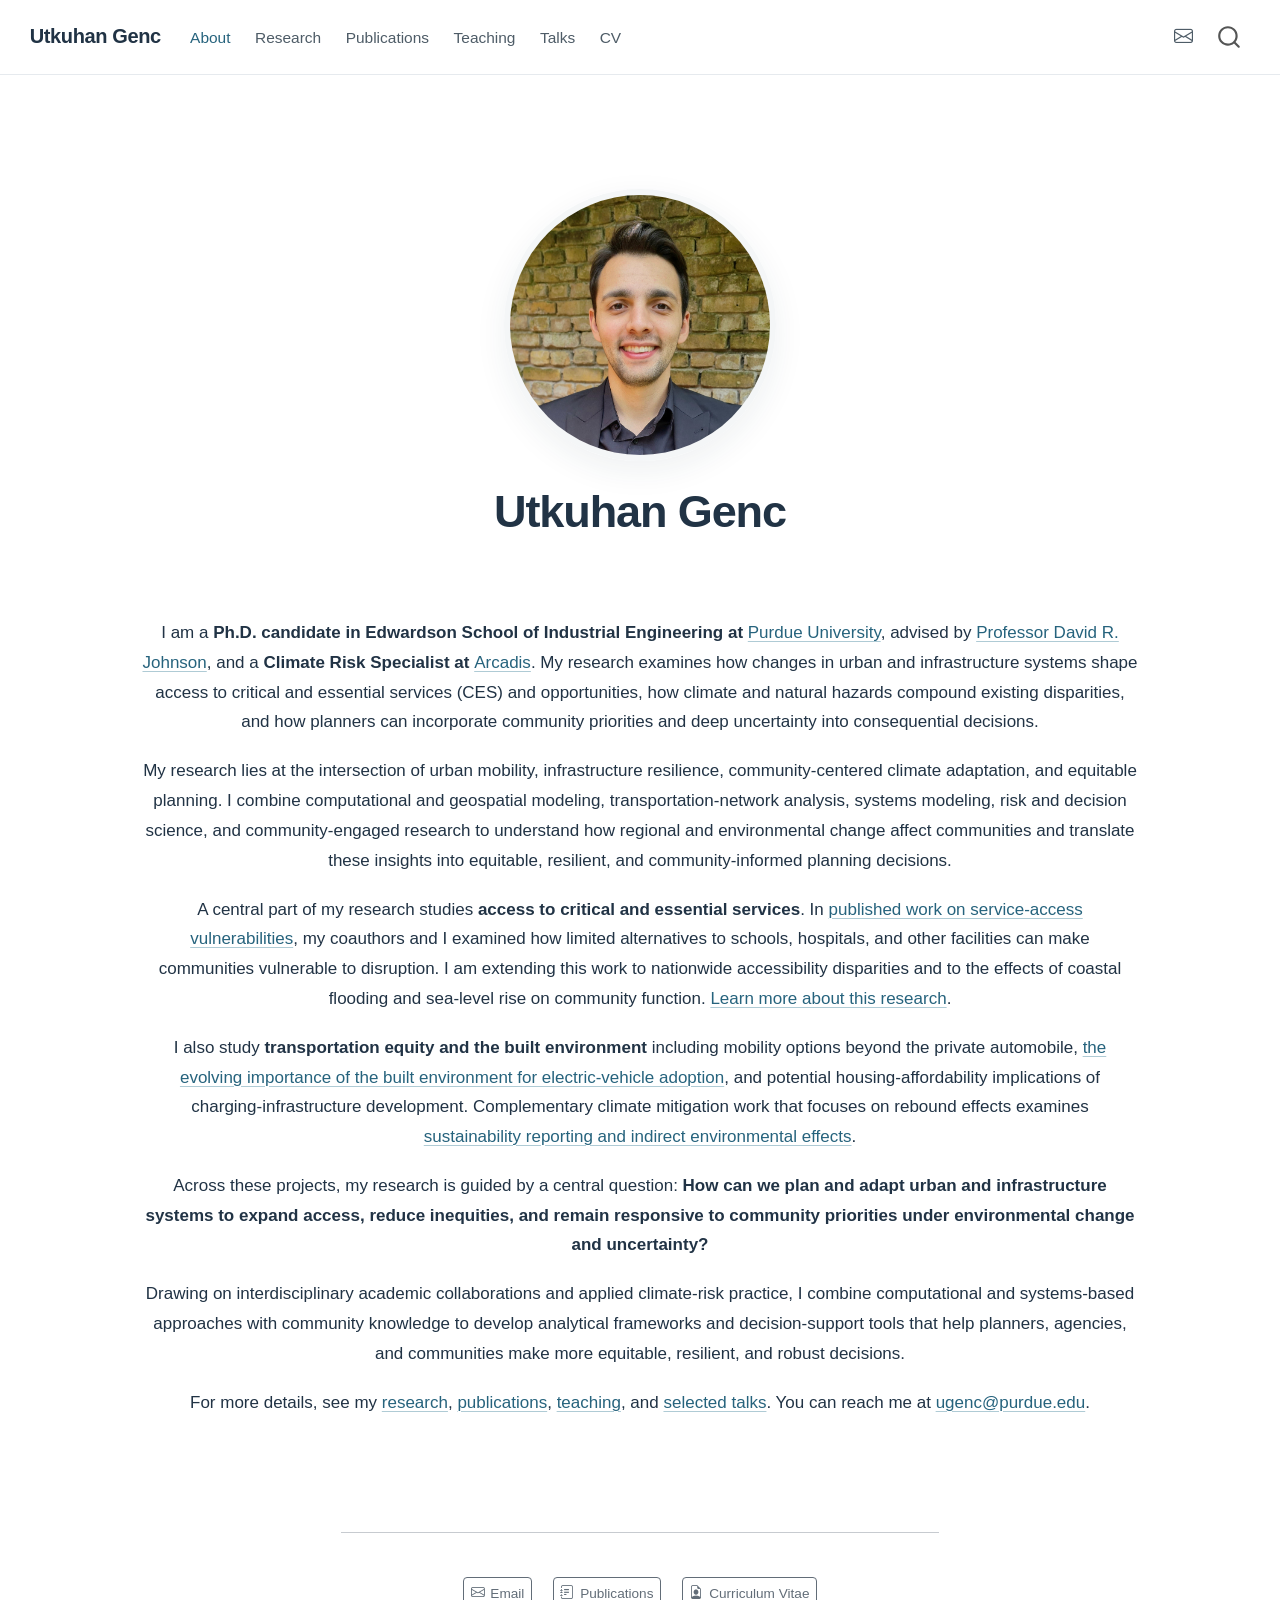
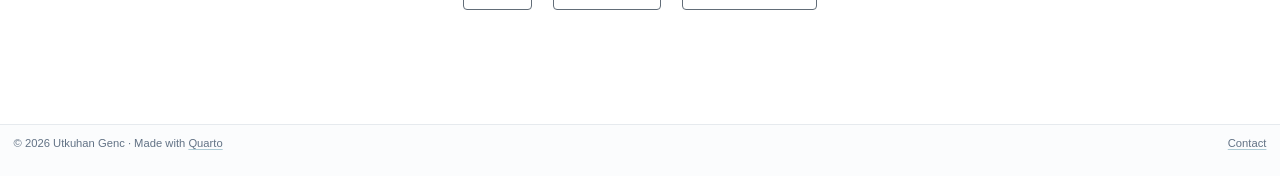
<file: docs/index.html>
<!DOCTYPE html>
<html xmlns="http://www.w3.org/1999/xhtml" lang="en" xml:lang="en"><head>

<meta charset="utf-8">
<meta name="generator" content="quarto-1.10.19">

<meta name="viewport" content="width=device-width, initial-scale=1.0, user-scalable=yes">


<title>Utkuhan Genc</title>
<style>
/* Default styles provided by pandoc.
** See https://pandoc.org/MANUAL.html#variables-for-html for config info.
*/
span.smallcaps{font-variant: small-caps;}
div.columns{display: flex; gap: 1.5em;}
div.column{flex: auto;}
@media screen {
div.columns{gap: min(4vw, 1.5em);}
div.column{overflow-x: auto;}
}
div.hanging-indent{margin-left: 1.5em; text-indent: -1.5em;}
ul.task-list{list-style: none;}
ul.task-list li input[type="checkbox"] {
  width: 0.8em;
  margin: 0 0.8em 0.2em -1em; /* quarto-specific, see https://github.com/quarto-dev/quarto-cli/issues/4556 */ 
  vertical-align: middle;
}
</style>


<script src="site_libs/quarto-nav/quarto-nav.js"></script>
<script src="site_libs/clipboard/clipboard.min.js"></script>
<script src="site_libs/quarto-search/autocomplete.umd.js"></script>
<script src="site_libs/quarto-search/fuse.min.js"></script>
<script src="site_libs/quarto-search/quarto-search.js"></script>
<meta name="quarto:offset" content="./">
<link href="./assets/favicon.svg" rel="icon" type="image/svg+xml">
<script src="site_libs/quarto-html/quarto.js" type="module"></script>
<script src="site_libs/quarto-html/tabsets/tabsets.js" type="module"></script>
<script src="site_libs/quarto-html/popper.min.js"></script>
<script src="site_libs/quarto-html/tippy.umd.min.js"></script>
<link href="site_libs/quarto-html/tippy.css" rel="stylesheet">
<link href="site_libs/quarto-html/quarto-syntax-highlighting-bf27225e3a48a9273f3daa8f8e829971.css" rel="stylesheet" id="quarto-text-highlighting-styles">
<script src="site_libs/bootstrap/bootstrap.min.js"></script>
<link href="site_libs/bootstrap/bootstrap-icons.css" rel="stylesheet">
<link href="site_libs/bootstrap/bootstrap-73918528d146f353e8b3ee92580aeebc.min.css" rel="stylesheet" append-hash="true" id="quarto-bootstrap" data-mode="light">
<script id="quarto-search-options" type="application/json">{
  "location": "navbar",
  "copy-button": false,
  "collapse-after": 3,
  "panel-placement": "end",
  "type": "overlay",
  "limit": 50,
  "keyboard-shortcut": [
    "f",
    "/",
    "s"
  ],
  "show-item-context": false,
  "language": {
    "search-no-results-text": "No results",
    "search-matching-documents-text": "matching documents",
    "search-copy-link-title": "Copy link to search",
    "search-hide-matches-text": "Hide additional matches",
    "search-more-match-text": "more match in this document",
    "search-more-matches-text": "more matches in this document",
    "search-clear-button-title": "Clear",
    "search-text-placeholder": "",
    "search-detached-cancel-button-title": "Cancel",
    "search-submit-button-title": "Submit",
    "search-label": "Search"
  }
}</script>
<style>html{ scroll-behavior: smooth; }</style>


<link rel="stylesheet" href="styles.css">
</head>

<body class="nav-fixed fullcontent quarto-light">

<div id="quarto-search-results"></div>
  <header id="quarto-header" class="headroom fixed-top">
    <nav class="navbar navbar-expand-lg " data-bs-theme="dark">
      <div class="navbar-container container-fluid">
      <div class="navbar-brand-container mx-auto">
    <a class="navbar-brand" href="./index.html">
    <span class="navbar-title">Utkuhan Genc</span>
    </a>
  </div>
            <div id="quarto-search" class="" title="Search"></div>
          <button class="navbar-toggler" type="button" data-bs-toggle="collapse" data-bs-target="#navbarCollapse" aria-controls="navbarCollapse" role="menu" aria-expanded="false" aria-label="Toggle navigation" onclick="if (window.quartoToggleHeadroom) { window.quartoToggleHeadroom(); }">
  <span class="navbar-toggler-icon"></span>
</button>
          <div class="collapse navbar-collapse" id="navbarCollapse">
            <ul class="navbar-nav navbar-nav-scroll me-auto">
  <li class="nav-item">
    <a class="nav-link active" href="./index.html" aria-current="page"> 
<span class="menu-text">About</span></a>
  </li>  
  <li class="nav-item">
    <a class="nav-link" href="./research.html"> 
<span class="menu-text">Research</span></a>
  </li>  
  <li class="nav-item">
    <a class="nav-link" href="./publications.html"> 
<span class="menu-text">Publications</span></a>
  </li>  
  <li class="nav-item">
    <a class="nav-link" href="./teaching.html"> 
<span class="menu-text">Teaching</span></a>
  </li>  
  <li class="nav-item">
    <a class="nav-link" href="./talks.html"> 
<span class="menu-text">Talks</span></a>
  </li>  
  <li class="nav-item">
    <a class="nav-link" href="./cv.html"> 
<span class="menu-text">CV</span></a>
  </li>  
</ul>
            <ul class="navbar-nav navbar-nav-scroll ms-auto">
  <li class="nav-item compact">
    <a class="nav-link" href="mailto:ugenc@purdue.edu"> <i class="bi bi-envelope" role="img" aria-label="Email">
</i> 
<span class="menu-text"></span></a>
  </li>  
</ul>
          </div> <!-- /navcollapse -->
            <div class="quarto-navbar-tools">
</div>
      </div> <!-- /container-fluid -->
    </nav>
</header>
<!-- content -->
<div id="quarto-content" class="quarto-container page-columns page-rows-contents page-layout-article page-navbar">
<!-- sidebar -->
<!-- margin-sidebar -->
    
<!-- main -->
<div class="quarto-about-jolla">
  <img src="assets/images/Utku_Headshot.jpg" class="about-image
  round " style="height: 16em; width: 16em;">
 <header id="title-block-header" class="quarto-title-block default">
<div class="quarto-title">
<h1 class="title">Utkuhan Genc</h1>
</div>
<div class="quarto-title-meta">
  </div>
</header><main class="content" id="quarto-document-content">
<p>I am a <strong>Ph.D.&nbsp;candidate in Edwardson School of Industrial Engineering at <a href="https://engineering.purdue.edu/IE">Purdue University</a></strong>, advised by <a href="https://engineering.purdue.edu/IE/people/ptProfile?resource_id=126281">Professor David R. Johnson</a>, and a <strong>Climate Risk Specialist at <a href="https://www.arcadis.com/">Arcadis</a></strong>. My research examines how changes in urban and infrastructure systems shape access to critical and essential services (CES) and opportunities, how climate and natural hazards compound existing disparities, and how planners can incorporate community priorities and deep uncertainty into consequential decisions.</p>
<p>My research lies at the intersection of urban mobility, infrastructure resilience, community-centered climate adaptation, and equitable planning. I combine computational and geospatial modeling, transportation-network analysis, systems modeling, risk and decision science, and community-engaged research to understand how regional and environmental change affect communities and translate these insights into equitable, resilient, and community-informed planning decisions.</p>
<p>A central part of my research studies <strong>access to critical and essential services</strong>. In <a href="https://doi.org/10.1088/1748-9326/adee30">published work on service-access vulnerabilities</a>, my coauthors and I examined how limited alternatives to schools, hospitals, and other facilities can make communities vulnerable to disruption. I am extending this work to nationwide accessibility disparities and to the effects of coastal flooding and sea-level rise on community function. <a href="./research.html#essential-service-access-and-community-resilience">Learn more about this research</a>.</p>
<p>I also study <strong>transportation equity and the built environment</strong> including mobility options beyond the private automobile, <a href="https://doi.org/10.1016/j.jtrangeo.2025.104115">the evolving importance of the built environment for electric-vehicle adoption</a>, and potential housing-affordability implications of charging-infrastructure development. Complementary climate mitigation work that focuses on rebound effects examines <a href="https://doi.org/10.1016/j.clrc.2024.100235">sustainability reporting and indirect environmental effects</a>.</p>
<p>Across these projects, my research is guided by a central question: <strong>How can we plan and adapt urban and infrastructure systems to expand access, reduce inequities, and remain responsive to community priorities under environmental change and uncertainty?</strong></p>
<p>Drawing on interdisciplinary academic collaborations and applied climate-risk practice, I combine computational and systems-based approaches with community knowledge to develop analytical frameworks and decision-support tools that help planners, agencies, and communities make more equitable, resilient, and robust decisions.</p>
<p>For more details, see my <a href="./research.html">research</a>, <a href="./publications.html">publications</a>, <a href="./teaching.html">teaching</a>, and <a href="./talks.html">selected talks</a>. You can reach me at <a href="mailto:ugenc@purdue.edu">ugenc@purdue.edu</a>.</p>


</main> 
  <hr class="about-sep">
   <div class="about-links">
  <a href="mailto:ugenc@purdue.edu" class="about-link" rel="" target="">
    <i class="bi bi-envelope"></i>
     <span class="about-link-text">Email</span>
  </a>
  <a href="/publications.html" class="about-link" rel="" target="">
    <i class="bi bi-journal-text"></i>
     <span class="about-link-text">Publications</span>
  </a>
  <a href="/cv.html" class="about-link" rel="" target="">
    <i class="bi bi-file-earmark-person"></i>
     <span class="about-link-text">Curriculum Vitae</span>
  </a>
</div>
</div>
 <!-- /main -->
<script id="quarto-html-after-body" type="application/javascript">
  window.document.addEventListener("DOMContentLoaded", function (event) {
    const isCodeAnnotation = (el) => {
      for (const clz of el.classList) {
        if (clz.startsWith('code-annotation-')) {                     
          return true;
        }
      }
      return false;
    }
    const onCopySuccess = function(e) {
      // button target
      const button = e.trigger;
      // don't keep focus
      button.blur();
      // flash "checked"
      button.classList.add('code-copy-button-checked');
      var currentTitle = button.getAttribute("title");
      button.setAttribute("title", "Copied!");
      let tooltip;
      if (window.bootstrap) {
        button.setAttribute("data-bs-toggle", "tooltip");
        button.setAttribute("data-bs-placement", "left");
        button.setAttribute("data-bs-title", "Copied!");
        tooltip = new bootstrap.Tooltip(button, 
          { trigger: "manual", 
            customClass: "code-copy-button-tooltip",
            offset: [0, -8]});
        tooltip.show();    
      }
      setTimeout(function() {
        if (tooltip) {
          tooltip.hide();
          button.removeAttribute("data-bs-title");
          button.removeAttribute("data-bs-toggle");
          button.removeAttribute("data-bs-placement");
        }
        button.setAttribute("title", currentTitle);
        button.classList.remove('code-copy-button-checked');
      }, 1000);
      // clear code selection
      e.clearSelection();
    }
    const getTextToCopy = function(trigger) {
      const outerScaffold = trigger.parentElement.cloneNode(true);
      const codeEl = outerScaffold.querySelector('code');
      for (const childEl of codeEl.children) {
        if (isCodeAnnotation(childEl)) {
          childEl.remove();
        }
      }
      return codeEl.innerText;
    }
    const clipboard = new window.ClipboardJS('.code-copy-button:not([data-in-quarto-modal])', {
      text: getTextToCopy
    });
    clipboard.on('success', onCopySuccess);
    if (window.document.getElementById('quarto-embedded-source-code-modal')) {
      const clipboardModal = new window.ClipboardJS('.code-copy-button[data-in-quarto-modal]', {
        text: getTextToCopy,
        container: window.document.getElementById('quarto-embedded-source-code-modal')
      });
      clipboardModal.on('success', onCopySuccess);
    }
      var localhostRegex = new RegExp(/^(?:http|https):\/\/localhost\:?[0-9]*\//);
      var mailtoRegex = new RegExp(/^mailto:/);
        var filterRegex = new RegExp('/' + window.location.host + '/');
      var isInternal = (href) => {
          return filterRegex.test(href) || localhostRegex.test(href) || mailtoRegex.test(href);
      }
      // Inspect non-navigation links and adorn them if external
     var links = window.document.querySelectorAll('a[href]:not(.nav-link):not(.navbar-brand):not(.toc-action):not(.sidebar-link):not(.sidebar-item-toggle):not(.pagination-link):not(.no-external):not([aria-hidden]):not(.dropdown-item):not(.quarto-navigation-tool):not(.about-link)');
      for (var i=0; i<links.length; i++) {
        const link = links[i];
        if (!isInternal(link.href)) {
          // undo the damage that might have been done by quarto-nav.js in the case of
          // links that we want to consider external
          if (link.dataset.originalHref !== undefined) {
            link.href = link.dataset.originalHref;
          }
            // target, if specified
            link.setAttribute("target", "_blank");
            if (link.getAttribute("rel") === null) {
              link.setAttribute("rel", "noopener");
            }
        }
      }
    function tippyHover(el, contentFn, onTriggerFn, onUntriggerFn) {
      const config = {
        allowHTML: true,
        maxWidth: 500,
        delay: 100,
        arrow: false,
        appendTo: function(el) {
            return el.parentElement;
        },
        interactive: true,
        interactiveBorder: 10,
        theme: 'quarto',
        placement: 'bottom-start',
      };
      if (contentFn) {
        config.content = contentFn;
      }
      if (onTriggerFn) {
        config.onTrigger = onTriggerFn;
      }
      if (onUntriggerFn) {
        config.onUntrigger = onUntriggerFn;
      }
      window.tippy(el, config); 
    }
    const noterefs = window.document.querySelectorAll('a[role="doc-noteref"]');
    for (var i=0; i<noterefs.length; i++) {
      const ref = noterefs[i];
      tippyHover(ref, function() {
        // use id or data attribute instead here
        let href = ref.getAttribute('data-footnote-href') || ref.getAttribute('href');
        try { href = new URL(href).hash; } catch {}
        const id = href.replace(/^#\/?/, "");
        const note = window.document.getElementById(id);
        if (note) {
          return note.innerHTML;
        } else {
          return "";
        }
      });
    }
    const xrefs = window.document.querySelectorAll('a.quarto-xref');
    const processXRef = (id, note) => {
      // Strip column container classes
      const stripColumnClz = (el) => {
        el.classList.remove("page-full", "page-columns");
        if (el.children) {
          for (const child of el.children) {
            stripColumnClz(child);
          }
        }
      }
      stripColumnClz(note)
      if (id === null || id.startsWith('sec-')) {
        // Special case sections, only their first couple elements
        const container = document.createElement("div");
        if (note.children && note.children.length > 2) {
          container.appendChild(note.children[0].cloneNode(true));
          for (let i = 1; i < note.children.length; i++) {
            const child = note.children[i];
            if (child.tagName === "P" && child.innerText === "") {
              continue;
            } else {
              container.appendChild(child.cloneNode(true));
              break;
            }
          }
          if (window.Quarto?.typesetMath) {
            window.Quarto.typesetMath(container);
          }
          return container.innerHTML
        } else {
          if (window.Quarto?.typesetMath) {
            window.Quarto.typesetMath(note);
          }
          return note.innerHTML;
        }
      } else {
        // Remove any anchor links if they are present
        const anchorLink = note.querySelector('a.anchorjs-link');
        if (anchorLink) {
          anchorLink.remove();
        }
        if (window.Quarto?.typesetMath) {
          window.Quarto.typesetMath(note);
        }
        if (note.classList.contains("callout")) {
          return note.outerHTML;
        } else {
          return note.innerHTML;
        }
      }
    }
    for (var i=0; i<xrefs.length; i++) {
      const xref = xrefs[i];
      tippyHover(xref, undefined, function(instance) {
        instance.disable();
        let url = xref.getAttribute('href');
        let hash = undefined; 
        if (url.startsWith('#')) {
          hash = url;
        } else {
          try { hash = new URL(url).hash; } catch {}
        }
        if (hash) {
          const id = hash.replace(/^#\/?/, "");
          const note = window.document.getElementById(id);
          if (note !== null) {
            try {
              const html = processXRef(id, note.cloneNode(true));
              instance.setContent(html);
            } finally {
              instance.enable();
              instance.show();
            }
          } else {
            // See if we can fetch this
            fetch(url.split('#')[0])
            .then(res => res.text())
            .then(html => {
              const parser = new DOMParser();
              const htmlDoc = parser.parseFromString(html, "text/html");
              const note = htmlDoc.getElementById(id);
              if (note !== null) {
                const html = processXRef(id, note);
                instance.setContent(html);
              } 
            }).finally(() => {
              instance.enable();
              instance.show();
            });
          }
        } else {
          // See if we can fetch a full url (with no hash to target)
          // This is a special case and we should probably do some content thinning / targeting
          fetch(url)
          .then(res => res.text())
          .then(html => {
            const parser = new DOMParser();
            const htmlDoc = parser.parseFromString(html, "text/html");
            const note = htmlDoc.querySelector('main.content');
            if (note !== null) {
              // This should only happen for chapter cross references
              // (since there is no id in the URL)
              // remove the first header
              if (note.children.length > 0 && note.children[0].tagName === "HEADER") {
                note.children[0].remove();
              }
              const html = processXRef(null, note);
              instance.setContent(html);
            } 
          }).finally(() => {
            instance.enable();
            instance.show();
          });
        }
      }, function(instance) {
      });
    }
        let selectedAnnoteEl;
        const selectorForAnnotation = ( cell, annotation) => {
          let cellAttr = 'data-code-cell="' + cell + '"';
          let lineAttr = 'data-code-annotation="' +  annotation + '"';
          const selector = 'span[' + cellAttr + '][' + lineAttr + ']';
          return selector;
        }
        const selectCodeLines = (annoteEl) => {
          const doc = window.document;
          const targetCell = annoteEl.getAttribute("data-target-cell");
          const targetAnnotation = annoteEl.getAttribute("data-target-annotation");
          const annoteSpan = window.document.querySelector(selectorForAnnotation(targetCell, targetAnnotation));
          const lines = annoteSpan.getAttribute("data-code-lines").split(",");
          const lineIds = lines.map((line) => {
            return targetCell + "-" + line;
          })
          let top = null;
          let height = null;
          let parent = null;
          if (lineIds.length > 0) {
              //compute the position of the single el (top and bottom and make a div)
              const el = window.document.getElementById(lineIds[0]);
              top = el.offsetTop;
              height = el.offsetHeight;
              parent = el.parentElement.parentElement;
            if (lineIds.length > 1) {
              const lastEl = window.document.getElementById(lineIds[lineIds.length - 1]);
              const bottom = lastEl.offsetTop + lastEl.offsetHeight;
              height = bottom - top;
            }
            if (top !== null && height !== null && parent !== null) {
              // cook up a div (if necessary) and position it 
              let div = window.document.getElementById("code-annotation-line-highlight");
              if (div === null) {
                div = window.document.createElement("div");
                div.setAttribute("id", "code-annotation-line-highlight");
                div.style.position = 'absolute';
                parent.appendChild(div);
              }
              div.style.top = top - 2 + "px";
              div.style.height = height + 4 + "px";
              div.style.left = 0;
              let gutterDiv = window.document.getElementById("code-annotation-line-highlight-gutter");
              if (gutterDiv === null) {
                gutterDiv = window.document.createElement("div");
                gutterDiv.setAttribute("id", "code-annotation-line-highlight-gutter");
                gutterDiv.style.position = 'absolute';
                const codeCell = window.document.getElementById(targetCell);
                const gutter = codeCell.querySelector('.code-annotation-gutter');
                gutter.appendChild(gutterDiv);
              }
              gutterDiv.style.top = top - 2 + "px";
              gutterDiv.style.height = height + 4 + "px";
            }
            selectedAnnoteEl = annoteEl;
          }
        };
        const unselectCodeLines = () => {
          const elementsIds = ["code-annotation-line-highlight", "code-annotation-line-highlight-gutter"];
          elementsIds.forEach((elId) => {
            const div = window.document.getElementById(elId);
            if (div) {
              div.remove();
            }
          });
          selectedAnnoteEl = undefined;
        };
          // Handle positioning of the toggle
      window.addEventListener(
        "resize",
        throttle(() => {
          elRect = undefined;
          if (selectedAnnoteEl) {
            selectCodeLines(selectedAnnoteEl);
          }
        }, 10)
      );
      function throttle(fn, ms) {
      let throttle = false;
      let timer;
        return (...args) => {
          if(!throttle) { // first call gets through
              fn.apply(this, args);
              throttle = true;
          } else { // all the others get throttled
              if(timer) clearTimeout(timer); // cancel #2
              timer = setTimeout(() => {
                fn.apply(this, args);
                timer = throttle = false;
              }, ms);
          }
        };
      }
        // Attach click handler to the DT
        const annoteDls = window.document.querySelectorAll('dt[data-target-cell]');
        for (const annoteDlNode of annoteDls) {
          annoteDlNode.addEventListener('click', (event) => {
            const clickedEl = event.target;
            if (clickedEl !== selectedAnnoteEl) {
              unselectCodeLines();
              const activeEl = window.document.querySelector('dt[data-target-cell].code-annotation-active');
              if (activeEl) {
                activeEl.classList.remove('code-annotation-active');
              }
              selectCodeLines(clickedEl);
              clickedEl.classList.add('code-annotation-active');
            } else {
              // Unselect the line
              unselectCodeLines();
              clickedEl.classList.remove('code-annotation-active');
            }
          });
        }
    const findCites = (el) => {
      const parentEl = el.parentElement;
      if (parentEl) {
        const cites = parentEl.dataset.cites;
        if (cites) {
          return {
            el,
            cites: cites.split(' ')
          };
        } else {
          return findCites(el.parentElement)
        }
      } else {
        return undefined;
      }
    };
    var bibliorefs = window.document.querySelectorAll('a[role="doc-biblioref"]');
    for (var i=0; i<bibliorefs.length; i++) {
      const ref = bibliorefs[i];
      const citeInfo = findCites(ref);
      if (citeInfo) {
        tippyHover(citeInfo.el, function() {
          var popup = window.document.createElement('div');
          citeInfo.cites.forEach(function(cite) {
            var citeDiv = window.document.createElement('div');
            citeDiv.classList.add('hanging-indent');
            citeDiv.classList.add('csl-entry');
            var biblioDiv = window.document.getElementById('ref-' + cite);
            if (biblioDiv) {
              citeDiv.innerHTML = biblioDiv.innerHTML;
            }
            popup.appendChild(citeDiv);
          });
          return popup.innerHTML;
        });
      }
    }
  });
  </script>
</div> <!-- /content -->
<footer class="footer">
  <div class="nav-footer">
    <div class="nav-footer-left">
<p>© 2026 Utkuhan Genc · Made with <a href="https://quarto.org/">Quarto</a></p>
</div>   
    <div class="nav-footer-center">
      &nbsp;
    </div>
    <div class="nav-footer-right">
<p><a href="mailto:ugenc@purdue.edu">Contact</a></p>
</div>
  </div>
</footer>




<script src="site_libs/quarto-html/zenscroll-min.js"></script>
</body></html>
</file>
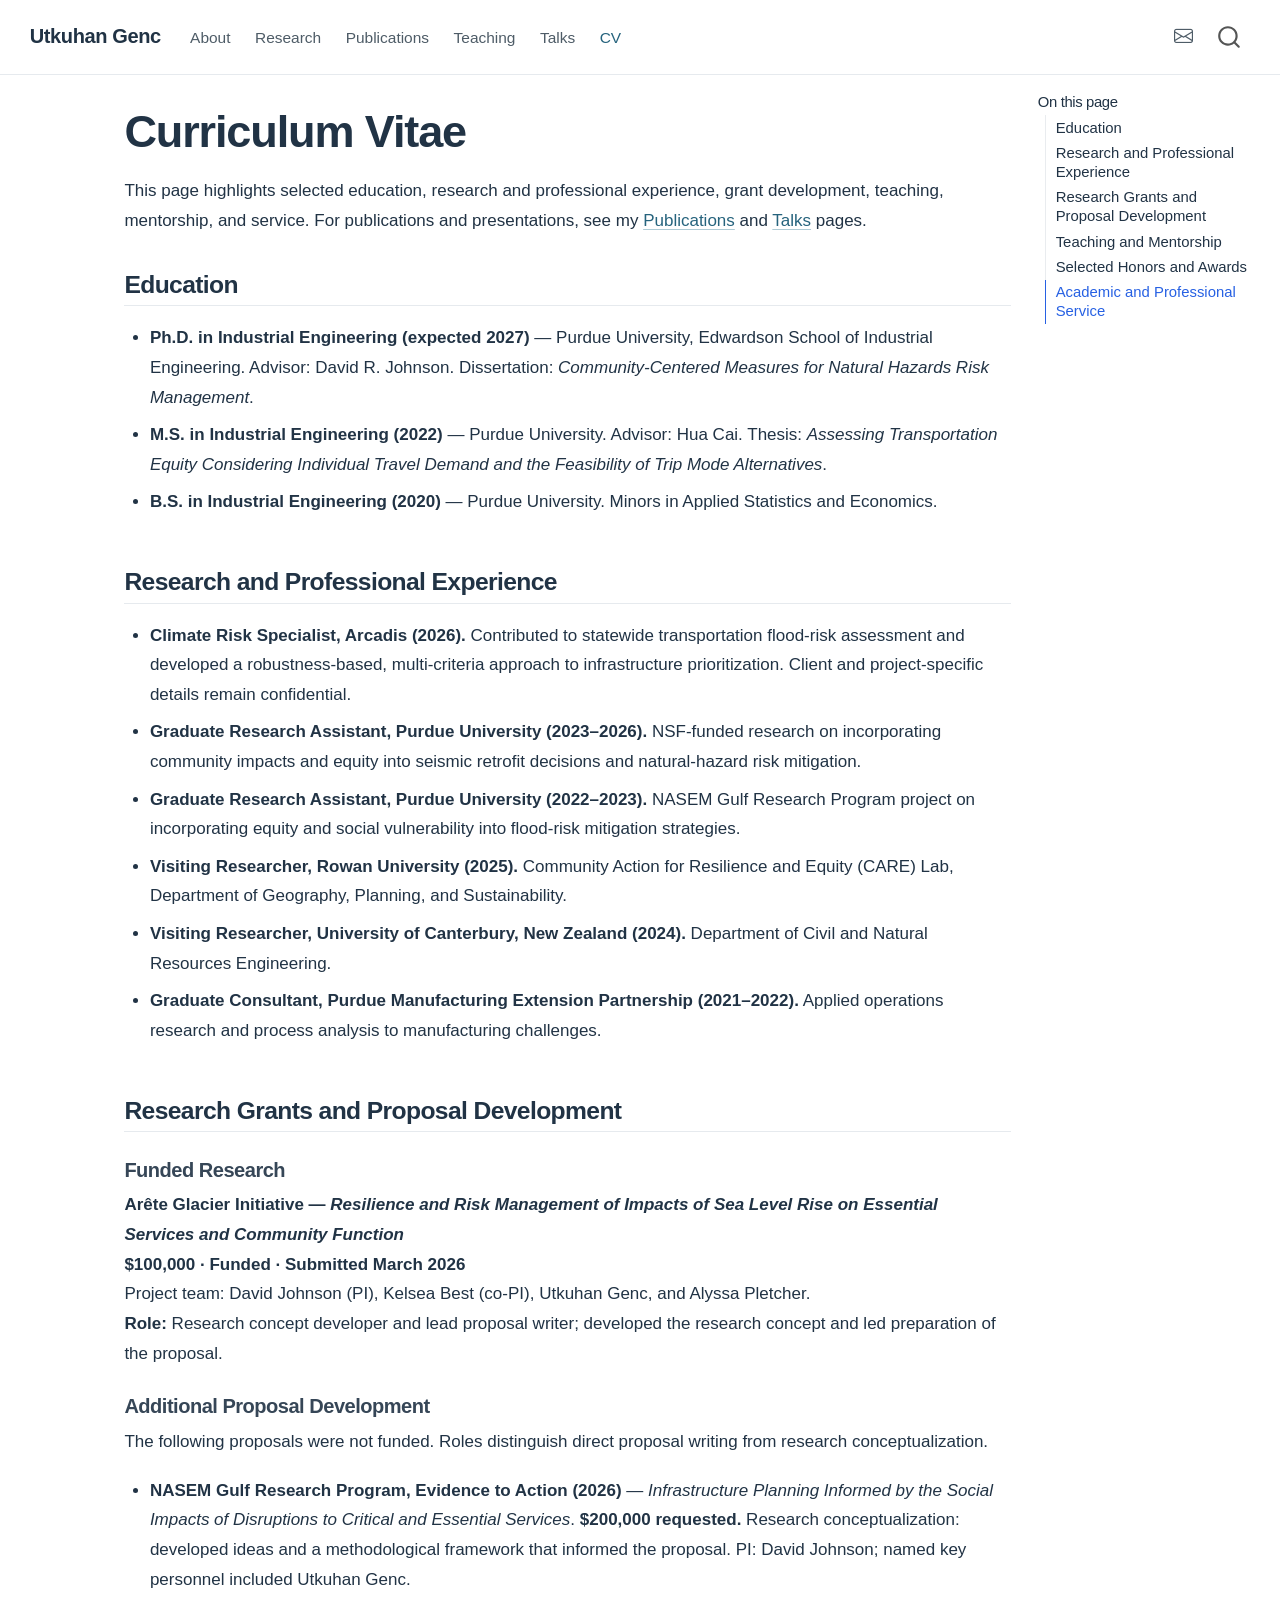
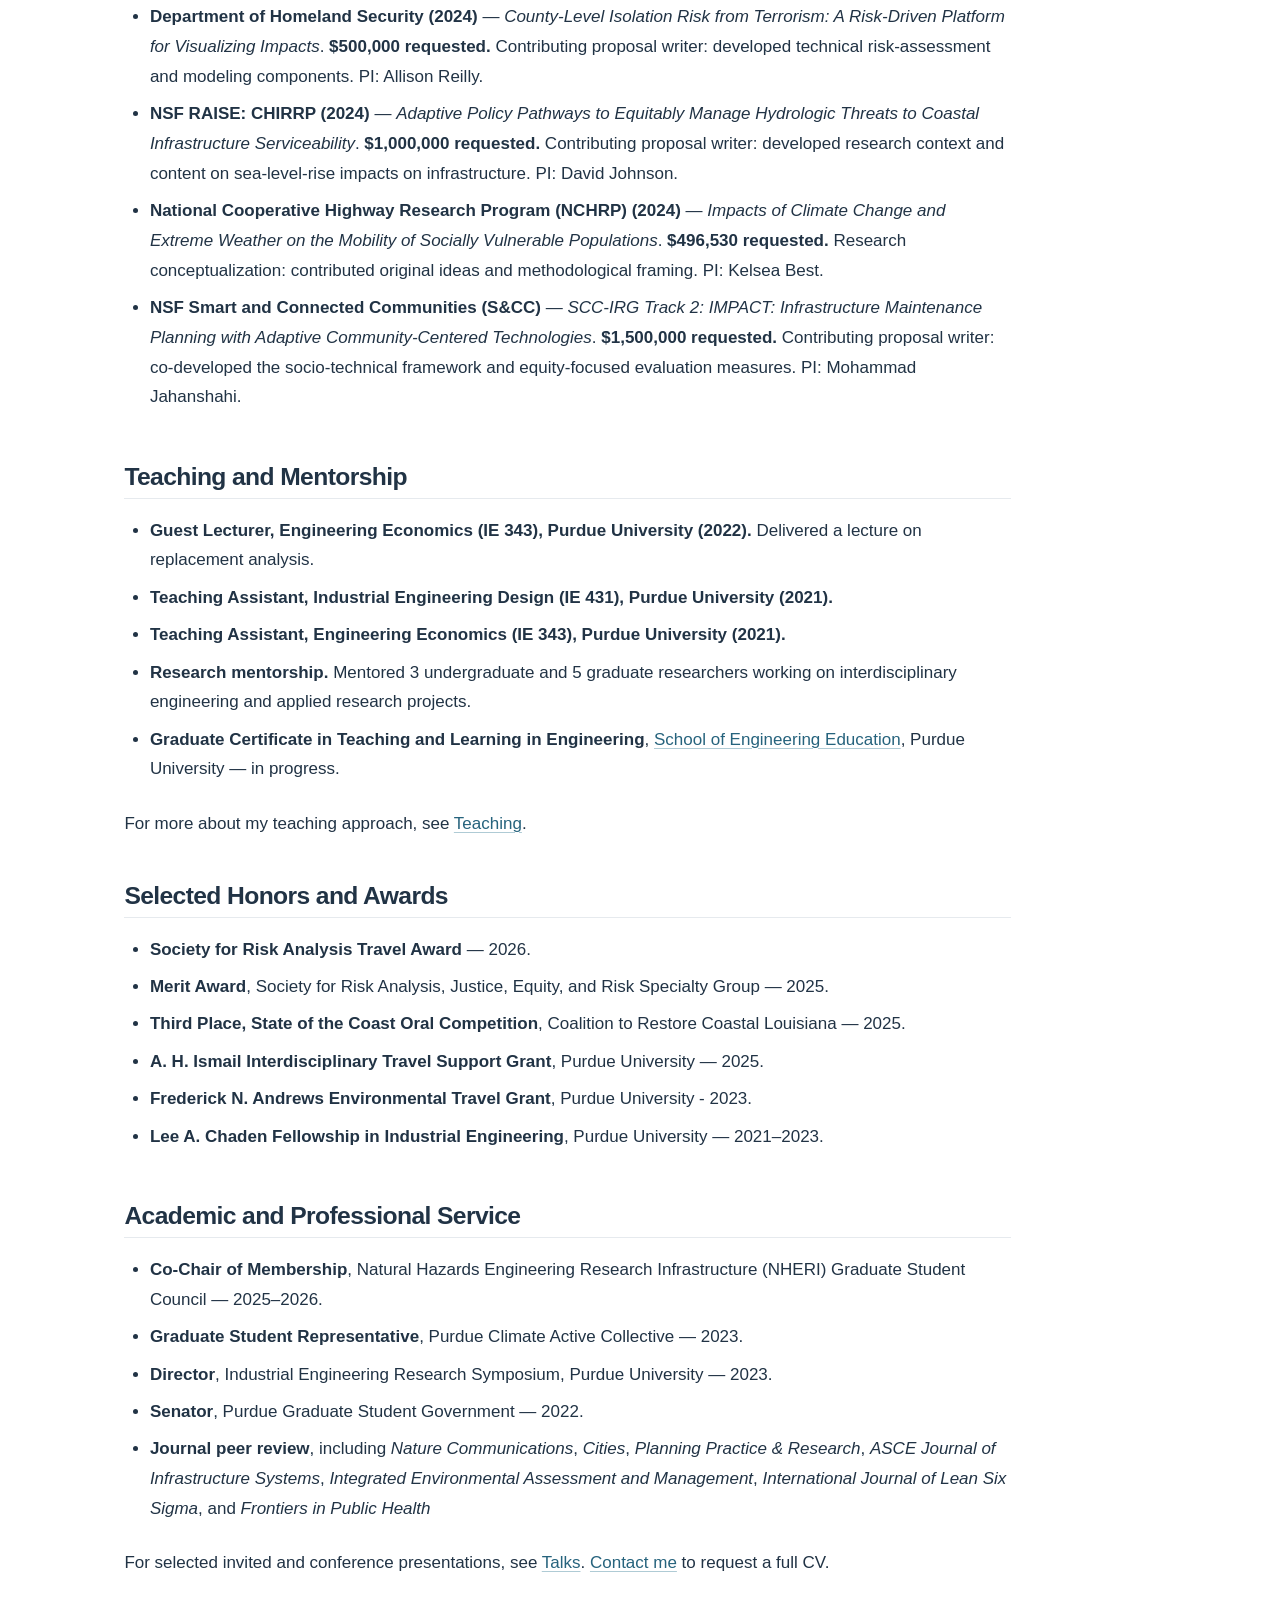
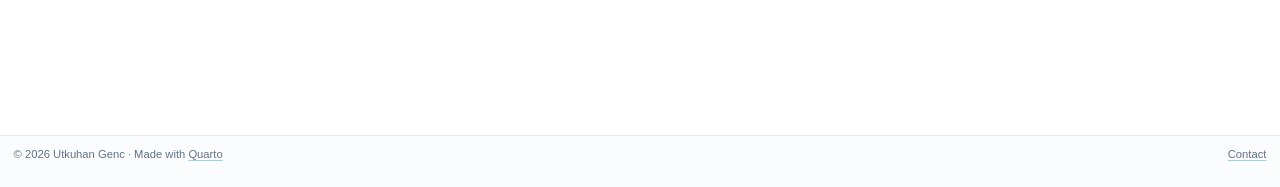
<file: docs/cv.html>
<!DOCTYPE html>
<html xmlns="http://www.w3.org/1999/xhtml" lang="en" xml:lang="en"><head>

<meta charset="utf-8">
<meta name="generator" content="quarto-1.10.19">

<meta name="viewport" content="width=device-width, initial-scale=1.0, user-scalable=yes">


<title>Curriculum Vitae – Utkuhan Genc</title>
<style>
/* Default styles provided by pandoc.
** See https://pandoc.org/MANUAL.html#variables-for-html for config info.
*/
span.smallcaps{font-variant: small-caps;}
div.columns{display: flex; gap: 1.5em;}
div.column{flex: auto;}
@media screen {
div.columns{gap: min(4vw, 1.5em);}
div.column{overflow-x: auto;}
}
div.hanging-indent{margin-left: 1.5em; text-indent: -1.5em;}
ul.task-list{list-style: none;}
ul.task-list li input[type="checkbox"] {
  width: 0.8em;
  margin: 0 0.8em 0.2em -1em; /* quarto-specific, see https://github.com/quarto-dev/quarto-cli/issues/4556 */ 
  vertical-align: middle;
}
</style>


<script src="site_libs/quarto-nav/quarto-nav.js"></script>
<script src="site_libs/clipboard/clipboard.min.js"></script>
<script src="site_libs/quarto-search/autocomplete.umd.js"></script>
<script src="site_libs/quarto-search/fuse.min.js"></script>
<script src="site_libs/quarto-search/quarto-search.js"></script>
<meta name="quarto:offset" content="./">
<link href="./assets/favicon.svg" rel="icon" type="image/svg+xml">
<script src="site_libs/quarto-html/quarto.js" type="module"></script>
<script src="site_libs/quarto-html/tabsets/tabsets.js" type="module"></script>
<script src="site_libs/quarto-html/popper.min.js"></script>
<script src="site_libs/quarto-html/tippy.umd.min.js"></script>
<script src="site_libs/quarto-html/anchor.min.js"></script>
<link href="site_libs/quarto-html/tippy.css" rel="stylesheet">
<link href="site_libs/quarto-html/quarto-syntax-highlighting-bf27225e3a48a9273f3daa8f8e829971.css" rel="stylesheet" id="quarto-text-highlighting-styles">
<script src="site_libs/bootstrap/bootstrap.min.js"></script>
<link href="site_libs/bootstrap/bootstrap-icons.css" rel="stylesheet">
<link href="site_libs/bootstrap/bootstrap-73918528d146f353e8b3ee92580aeebc.min.css" rel="stylesheet" append-hash="true" id="quarto-bootstrap" data-mode="light">
<script id="quarto-search-options" type="application/json">{
  "location": "navbar",
  "copy-button": false,
  "collapse-after": 3,
  "panel-placement": "end",
  "type": "overlay",
  "limit": 50,
  "keyboard-shortcut": [
    "f",
    "/",
    "s"
  ],
  "show-item-context": false,
  "language": {
    "search-no-results-text": "No results",
    "search-matching-documents-text": "matching documents",
    "search-copy-link-title": "Copy link to search",
    "search-hide-matches-text": "Hide additional matches",
    "search-more-match-text": "more match in this document",
    "search-more-matches-text": "more matches in this document",
    "search-clear-button-title": "Clear",
    "search-text-placeholder": "",
    "search-detached-cancel-button-title": "Cancel",
    "search-submit-button-title": "Submit",
    "search-label": "Search"
  }
}</script>
<style>html{ scroll-behavior: smooth; }</style>


<link rel="stylesheet" href="styles.css">
</head>

<body class="nav-fixed quarto-light">

<div id="quarto-search-results"></div>
  <header id="quarto-header" class="headroom fixed-top">
    <nav class="navbar navbar-expand-lg " data-bs-theme="dark">
      <div class="navbar-container container-fluid">
      <div class="navbar-brand-container mx-auto">
    <a class="navbar-brand" href="./index.html">
    <span class="navbar-title">Utkuhan Genc</span>
    </a>
  </div>
            <div id="quarto-search" class="" title="Search"></div>
          <button class="navbar-toggler" type="button" data-bs-toggle="collapse" data-bs-target="#navbarCollapse" aria-controls="navbarCollapse" role="menu" aria-expanded="false" aria-label="Toggle navigation" onclick="if (window.quartoToggleHeadroom) { window.quartoToggleHeadroom(); }">
  <span class="navbar-toggler-icon"></span>
</button>
          <div class="collapse navbar-collapse" id="navbarCollapse">
            <ul class="navbar-nav navbar-nav-scroll me-auto">
  <li class="nav-item">
    <a class="nav-link" href="./index.html"> 
<span class="menu-text">About</span></a>
  </li>  
  <li class="nav-item">
    <a class="nav-link" href="./research.html"> 
<span class="menu-text">Research</span></a>
  </li>  
  <li class="nav-item">
    <a class="nav-link" href="./publications.html"> 
<span class="menu-text">Publications</span></a>
  </li>  
  <li class="nav-item">
    <a class="nav-link" href="./teaching.html"> 
<span class="menu-text">Teaching</span></a>
  </li>  
  <li class="nav-item">
    <a class="nav-link" href="./talks.html"> 
<span class="menu-text">Talks</span></a>
  </li>  
  <li class="nav-item">
    <a class="nav-link active" href="./cv.html" aria-current="page"> 
<span class="menu-text">CV</span></a>
  </li>  
</ul>
            <ul class="navbar-nav navbar-nav-scroll ms-auto">
  <li class="nav-item compact">
    <a class="nav-link" href="mailto:ugenc@purdue.edu"> <i class="bi bi-envelope" role="img" aria-label="Email">
</i> 
<span class="menu-text"></span></a>
  </li>  
</ul>
          </div> <!-- /navcollapse -->
            <div class="quarto-navbar-tools">
</div>
      </div> <!-- /container-fluid -->
    </nav>
</header>
<!-- content -->
<div id="quarto-content" class="quarto-container page-columns page-rows-contents page-layout-article page-navbar">
<!-- sidebar -->
<!-- margin-sidebar -->
    <div id="quarto-margin-sidebar" class="sidebar margin-sidebar">
        <nav id="TOC" role="doc-toc" class="toc-active">
    <h2 id="toc-title">On this page</h2>
   
  <ul class="collapse">
  <li><a href="#education" id="toc-education" class="nav-link active" data-scroll-target="#education">Education</a></li>
  <li><a href="#research-and-professional-experience" id="toc-research-and-professional-experience" class="nav-link" data-scroll-target="#research-and-professional-experience">Research and Professional Experience</a></li>
  <li><a href="#research-grants-and-proposal-development" id="toc-research-grants-and-proposal-development" class="nav-link" data-scroll-target="#research-grants-and-proposal-development">Research Grants and Proposal Development</a></li>
  <li><a href="#teaching-and-mentorship" id="toc-teaching-and-mentorship" class="nav-link" data-scroll-target="#teaching-and-mentorship">Teaching and Mentorship</a></li>
  <li><a href="#selected-honors-and-awards" id="toc-selected-honors-and-awards" class="nav-link" data-scroll-target="#selected-honors-and-awards">Selected Honors and Awards</a></li>
  <li><a href="#academic-and-professional-service" id="toc-academic-and-professional-service" class="nav-link" data-scroll-target="#academic-and-professional-service">Academic and Professional Service</a></li>
  </ul>
</nav>
    </div>
<!-- main -->
<main class="content" id="quarto-document-content">

<header id="title-block-header" class="quarto-title-block default">
<div class="quarto-title">
<h1 class="title">Curriculum Vitae</h1>
</div>



<div class="quarto-title-meta">

    
  
    
  </div>
  


</header>


<p>This page highlights selected education, research and professional experience, grant development, teaching, mentorship, and service. For publications and presentations, see my <a href="./publications.html">Publications</a> and <a href="./talks.html">Talks</a> pages.</p>
<section id="education" class="level2">
<h2 class="anchored" data-anchor-id="education">Education</h2>
<ul>
<li><strong>Ph.D.&nbsp;in Industrial Engineering (expected 2027)</strong> — Purdue University, Edwardson School of Industrial Engineering. Advisor: David R. Johnson. Dissertation: <em>Community-Centered Measures for Natural Hazards Risk Management</em>.</li>
<li><strong>M.S. in Industrial Engineering (2022)</strong> — Purdue University. Advisor: Hua Cai. Thesis: <em>Assessing Transportation Equity Considering Individual Travel Demand and the Feasibility of Trip Mode Alternatives</em>.</li>
<li><strong>B.S. in Industrial Engineering (2020)</strong> — Purdue University. Minors in Applied Statistics and Economics.</li>
</ul>
</section>
<section id="research-and-professional-experience" class="level2">
<h2 class="anchored" data-anchor-id="research-and-professional-experience">Research and Professional Experience</h2>
<ul>
<li><strong>Climate Risk Specialist, Arcadis (2026).</strong> Contributed to statewide transportation flood-risk assessment and developed a robustness-based, multi-criteria approach to infrastructure prioritization. Client and project-specific details remain confidential.</li>
<li><strong>Graduate Research Assistant, Purdue University (2023–2026).</strong> NSF-funded research on incorporating community impacts and equity into seismic retrofit decisions and natural-hazard risk mitigation.</li>
<li><strong>Graduate Research Assistant, Purdue University (2022–2023).</strong> NASEM Gulf Research Program project on incorporating equity and social vulnerability into flood-risk mitigation strategies.</li>
<li><strong>Visiting Researcher, Rowan University (2025).</strong> Community Action for Resilience and Equity (CARE) Lab, Department of Geography, Planning, and Sustainability.</li>
<li><strong>Visiting Researcher, University of Canterbury, New Zealand (2024).</strong> Department of Civil and Natural Resources Engineering.</li>
<li><strong>Graduate Consultant, Purdue Manufacturing Extension Partnership (2021–2022).</strong> Applied operations research and process analysis to manufacturing challenges.</li>
</ul>
</section>
<section id="research-grants-and-proposal-development" class="level2">
<h2 class="anchored" data-anchor-id="research-grants-and-proposal-development">Research Grants and Proposal Development</h2>
<section id="funded-research" class="level3">
<h3 class="anchored" data-anchor-id="funded-research">Funded Research</h3>
<p><strong>Arête Glacier Initiative — <em>Resilience and Risk Management of Impacts of Sea Level Rise on Essential Services and Community Function</em></strong><br>
<strong>$100,000 · Funded · Submitted March 2026</strong><br>
Project team: David Johnson (PI), Kelsea Best (co-PI), Utkuhan Genc, and Alyssa Pletcher.<br>
<strong>Role:</strong> Research concept developer and lead proposal writer; developed the research concept and led preparation of the proposal.</p>
</section>
<section id="additional-proposal-development" class="level3">
<h3 class="anchored" data-anchor-id="additional-proposal-development">Additional Proposal Development</h3>
<p>The following proposals were not funded. Roles distinguish direct proposal writing from research conceptualization.</p>
<ul>
<li><strong>NASEM Gulf Research Program, Evidence to Action (2026)</strong> — <em>Infrastructure Planning Informed by the Social Impacts of Disruptions to Critical and Essential Services</em>. <strong>$200,000 requested.</strong> Research conceptualization: developed ideas and a methodological framework that informed the proposal. PI: David Johnson; named key personnel included Utkuhan Genc.</li>
<li><strong>Department of Homeland Security (2024)</strong> — <em>County-Level Isolation Risk from Terrorism: A Risk-Driven Platform for Visualizing Impacts</em>. <strong>$500,000 requested.</strong> Contributing proposal writer: developed technical risk-assessment and modeling components. PI: Allison Reilly.</li>
<li><strong>NSF RAISE: CHIRRP (2024)</strong> — <em>Adaptive Policy Pathways to Equitably Manage Hydrologic Threats to Coastal Infrastructure Serviceability</em>. <strong>$1,000,000 requested.</strong> Contributing proposal writer: developed research context and content on sea-level-rise impacts on infrastructure. PI: David Johnson.</li>
<li><strong>National Cooperative Highway Research Program (NCHRP) (2024)</strong> — <em>Impacts of Climate Change and Extreme Weather on the Mobility of Socially Vulnerable Populations</em>. <strong>$496,530 requested.</strong> Research conceptualization: contributed original ideas and methodological framing. PI: Kelsea Best.</li>
<li><strong>NSF Smart and Connected Communities (S&amp;CC)</strong> — <em>SCC-IRG Track 2: IMPACT: Infrastructure Maintenance Planning with Adaptive Community-Centered Technologies</em>. <strong>$1,500,000 requested.</strong> Contributing proposal writer: co-developed the socio-technical framework and equity-focused evaluation measures. PI: Mohammad Jahanshahi.</li>
</ul>
</section>
</section>
<section id="teaching-and-mentorship" class="level2">
<h2 class="anchored" data-anchor-id="teaching-and-mentorship">Teaching and Mentorship</h2>
<ul>
<li><strong>Guest Lecturer, Engineering Economics (IE 343), Purdue University (2022).</strong> Delivered a lecture on replacement analysis.</li>
<li><strong>Teaching Assistant, Industrial Engineering Design (IE 431), Purdue University (2021).</strong></li>
<li><strong>Teaching Assistant, Engineering Economics (IE 343), Purdue University (2021).</strong></li>
<li><strong>Research mentorship.</strong> Mentored 3 undergraduate and 5 graduate researchers working on interdisciplinary engineering and applied research projects.</li>
<li><strong>Graduate Certificate in Teaching and Learning in Engineering</strong>, <a href="https://engineering.purdue.edu/ENE/Academics/Graduate/certificate">School of Engineering Education</a>, Purdue University — in progress.</li>
</ul>
<p>For more about my teaching approach, see <a href="./teaching.html">Teaching</a>.</p>
</section>
<section id="selected-honors-and-awards" class="level2">
<h2 class="anchored" data-anchor-id="selected-honors-and-awards">Selected Honors and Awards</h2>
<ul>
<li><strong>Society for Risk Analysis Travel Award</strong> — 2026.</li>
<li><strong>Merit Award</strong>, Society for Risk Analysis, Justice, Equity, and Risk Specialty Group — 2025.</li>
<li><strong>Third Place, State of the Coast Oral Competition</strong>, Coalition to Restore Coastal Louisiana — 2025.</li>
<li><strong>A. H. Ismail Interdisciplinary Travel Support Grant</strong>, Purdue University — 2025.</li>
<li><strong>Frederick N. Andrews Environmental Travel Grant</strong>, Purdue University - 2023.</li>
<li><strong>Lee A. Chaden Fellowship in Industrial Engineering</strong>, Purdue University — 2021–2023.</li>
</ul>
</section>
<section id="academic-and-professional-service" class="level2">
<h2 class="anchored" data-anchor-id="academic-and-professional-service">Academic and Professional Service</h2>
<ul>
<li><strong>Co-Chair of Membership</strong>, Natural Hazards Engineering Research Infrastructure (NHERI) Graduate Student Council — 2025–2026.</li>
<li><strong>Graduate Student Representative</strong>, Purdue Climate Active Collective — 2023.</li>
<li><strong>Director</strong>, Industrial Engineering Research Symposium, Purdue University — 2023.</li>
<li><strong>Senator</strong>, Purdue Graduate Student Government — 2022.</li>
<li><strong>Journal peer review</strong>, including <em>Nature Communications</em>, <em>Cities</em>, <em>Planning Practice &amp; Research</em>, <em>ASCE Journal of Infrastructure Systems</em>, <em>Integrated Environmental Assessment and Management</em>, <em>International Journal of Lean Six Sigma</em>, and <em>Frontiers in Public Health</em></li>
</ul>
<p>For selected invited and conference presentations, see <a href="./talks.html">Talks</a>. <a href="mailto:ugenc@purdue.edu">Contact me</a> to request a full CV.</p>


</section>

</main> <!-- /main -->
<script id="quarto-html-after-body" type="application/javascript">
  window.document.addEventListener("DOMContentLoaded", function (event) {
    const icon = "";
    const anchorJS = new window.AnchorJS();
    anchorJS.options = {
      placement: 'right',
      icon: icon
    };
    anchorJS.add('.anchored');
    const isCodeAnnotation = (el) => {
      for (const clz of el.classList) {
        if (clz.startsWith('code-annotation-')) {                     
          return true;
        }
      }
      return false;
    }
    const onCopySuccess = function(e) {
      // button target
      const button = e.trigger;
      // don't keep focus
      button.blur();
      // flash "checked"
      button.classList.add('code-copy-button-checked');
      var currentTitle = button.getAttribute("title");
      button.setAttribute("title", "Copied!");
      let tooltip;
      if (window.bootstrap) {
        button.setAttribute("data-bs-toggle", "tooltip");
        button.setAttribute("data-bs-placement", "left");
        button.setAttribute("data-bs-title", "Copied!");
        tooltip = new bootstrap.Tooltip(button, 
          { trigger: "manual", 
            customClass: "code-copy-button-tooltip",
            offset: [0, -8]});
        tooltip.show();    
      }
      setTimeout(function() {
        if (tooltip) {
          tooltip.hide();
          button.removeAttribute("data-bs-title");
          button.removeAttribute("data-bs-toggle");
          button.removeAttribute("data-bs-placement");
        }
        button.setAttribute("title", currentTitle);
        button.classList.remove('code-copy-button-checked');
      }, 1000);
      // clear code selection
      e.clearSelection();
    }
    const getTextToCopy = function(trigger) {
      const outerScaffold = trigger.parentElement.cloneNode(true);
      const codeEl = outerScaffold.querySelector('code');
      for (const childEl of codeEl.children) {
        if (isCodeAnnotation(childEl)) {
          childEl.remove();
        }
      }
      return codeEl.innerText;
    }
    const clipboard = new window.ClipboardJS('.code-copy-button:not([data-in-quarto-modal])', {
      text: getTextToCopy
    });
    clipboard.on('success', onCopySuccess);
    if (window.document.getElementById('quarto-embedded-source-code-modal')) {
      const clipboardModal = new window.ClipboardJS('.code-copy-button[data-in-quarto-modal]', {
        text: getTextToCopy,
        container: window.document.getElementById('quarto-embedded-source-code-modal')
      });
      clipboardModal.on('success', onCopySuccess);
    }
      var localhostRegex = new RegExp(/^(?:http|https):\/\/localhost\:?[0-9]*\//);
      var mailtoRegex = new RegExp(/^mailto:/);
        var filterRegex = new RegExp('/' + window.location.host + '/');
      var isInternal = (href) => {
          return filterRegex.test(href) || localhostRegex.test(href) || mailtoRegex.test(href);
      }
      // Inspect non-navigation links and adorn them if external
     var links = window.document.querySelectorAll('a[href]:not(.nav-link):not(.navbar-brand):not(.toc-action):not(.sidebar-link):not(.sidebar-item-toggle):not(.pagination-link):not(.no-external):not([aria-hidden]):not(.dropdown-item):not(.quarto-navigation-tool):not(.about-link)');
      for (var i=0; i<links.length; i++) {
        const link = links[i];
        if (!isInternal(link.href)) {
          // undo the damage that might have been done by quarto-nav.js in the case of
          // links that we want to consider external
          if (link.dataset.originalHref !== undefined) {
            link.href = link.dataset.originalHref;
          }
            // target, if specified
            link.setAttribute("target", "_blank");
            if (link.getAttribute("rel") === null) {
              link.setAttribute("rel", "noopener");
            }
        }
      }
    function tippyHover(el, contentFn, onTriggerFn, onUntriggerFn) {
      const config = {
        allowHTML: true,
        maxWidth: 500,
        delay: 100,
        arrow: false,
        appendTo: function(el) {
            return el.parentElement;
        },
        interactive: true,
        interactiveBorder: 10,
        theme: 'quarto',
        placement: 'bottom-start',
      };
      if (contentFn) {
        config.content = contentFn;
      }
      if (onTriggerFn) {
        config.onTrigger = onTriggerFn;
      }
      if (onUntriggerFn) {
        config.onUntrigger = onUntriggerFn;
      }
      window.tippy(el, config); 
    }
    const noterefs = window.document.querySelectorAll('a[role="doc-noteref"]');
    for (var i=0; i<noterefs.length; i++) {
      const ref = noterefs[i];
      tippyHover(ref, function() {
        // use id or data attribute instead here
        let href = ref.getAttribute('data-footnote-href') || ref.getAttribute('href');
        try { href = new URL(href).hash; } catch {}
        const id = href.replace(/^#\/?/, "");
        const note = window.document.getElementById(id);
        if (note) {
          return note.innerHTML;
        } else {
          return "";
        }
      });
    }
    const xrefs = window.document.querySelectorAll('a.quarto-xref');
    const processXRef = (id, note) => {
      // Strip column container classes
      const stripColumnClz = (el) => {
        el.classList.remove("page-full", "page-columns");
        if (el.children) {
          for (const child of el.children) {
            stripColumnClz(child);
          }
        }
      }
      stripColumnClz(note)
      if (id === null || id.startsWith('sec-')) {
        // Special case sections, only their first couple elements
        const container = document.createElement("div");
        if (note.children && note.children.length > 2) {
          container.appendChild(note.children[0].cloneNode(true));
          for (let i = 1; i < note.children.length; i++) {
            const child = note.children[i];
            if (child.tagName === "P" && child.innerText === "") {
              continue;
            } else {
              container.appendChild(child.cloneNode(true));
              break;
            }
          }
          if (window.Quarto?.typesetMath) {
            window.Quarto.typesetMath(container);
          }
          return container.innerHTML
        } else {
          if (window.Quarto?.typesetMath) {
            window.Quarto.typesetMath(note);
          }
          return note.innerHTML;
        }
      } else {
        // Remove any anchor links if they are present
        const anchorLink = note.querySelector('a.anchorjs-link');
        if (anchorLink) {
          anchorLink.remove();
        }
        if (window.Quarto?.typesetMath) {
          window.Quarto.typesetMath(note);
        }
        if (note.classList.contains("callout")) {
          return note.outerHTML;
        } else {
          return note.innerHTML;
        }
      }
    }
    for (var i=0; i<xrefs.length; i++) {
      const xref = xrefs[i];
      tippyHover(xref, undefined, function(instance) {
        instance.disable();
        let url = xref.getAttribute('href');
        let hash = undefined; 
        if (url.startsWith('#')) {
          hash = url;
        } else {
          try { hash = new URL(url).hash; } catch {}
        }
        if (hash) {
          const id = hash.replace(/^#\/?/, "");
          const note = window.document.getElementById(id);
          if (note !== null) {
            try {
              const html = processXRef(id, note.cloneNode(true));
              instance.setContent(html);
            } finally {
              instance.enable();
              instance.show();
            }
          } else {
            // See if we can fetch this
            fetch(url.split('#')[0])
            .then(res => res.text())
            .then(html => {
              const parser = new DOMParser();
              const htmlDoc = parser.parseFromString(html, "text/html");
              const note = htmlDoc.getElementById(id);
              if (note !== null) {
                const html = processXRef(id, note);
                instance.setContent(html);
              } 
            }).finally(() => {
              instance.enable();
              instance.show();
            });
          }
        } else {
          // See if we can fetch a full url (with no hash to target)
          // This is a special case and we should probably do some content thinning / targeting
          fetch(url)
          .then(res => res.text())
          .then(html => {
            const parser = new DOMParser();
            const htmlDoc = parser.parseFromString(html, "text/html");
            const note = htmlDoc.querySelector('main.content');
            if (note !== null) {
              // This should only happen for chapter cross references
              // (since there is no id in the URL)
              // remove the first header
              if (note.children.length > 0 && note.children[0].tagName === "HEADER") {
                note.children[0].remove();
              }
              const html = processXRef(null, note);
              instance.setContent(html);
            } 
          }).finally(() => {
            instance.enable();
            instance.show();
          });
        }
      }, function(instance) {
      });
    }
        let selectedAnnoteEl;
        const selectorForAnnotation = ( cell, annotation) => {
          let cellAttr = 'data-code-cell="' + cell + '"';
          let lineAttr = 'data-code-annotation="' +  annotation + '"';
          const selector = 'span[' + cellAttr + '][' + lineAttr + ']';
          return selector;
        }
        const selectCodeLines = (annoteEl) => {
          const doc = window.document;
          const targetCell = annoteEl.getAttribute("data-target-cell");
          const targetAnnotation = annoteEl.getAttribute("data-target-annotation");
          const annoteSpan = window.document.querySelector(selectorForAnnotation(targetCell, targetAnnotation));
          const lines = annoteSpan.getAttribute("data-code-lines").split(",");
          const lineIds = lines.map((line) => {
            return targetCell + "-" + line;
          })
          let top = null;
          let height = null;
          let parent = null;
          if (lineIds.length > 0) {
              //compute the position of the single el (top and bottom and make a div)
              const el = window.document.getElementById(lineIds[0]);
              top = el.offsetTop;
              height = el.offsetHeight;
              parent = el.parentElement.parentElement;
            if (lineIds.length > 1) {
              const lastEl = window.document.getElementById(lineIds[lineIds.length - 1]);
              const bottom = lastEl.offsetTop + lastEl.offsetHeight;
              height = bottom - top;
            }
            if (top !== null && height !== null && parent !== null) {
              // cook up a div (if necessary) and position it 
              let div = window.document.getElementById("code-annotation-line-highlight");
              if (div === null) {
                div = window.document.createElement("div");
                div.setAttribute("id", "code-annotation-line-highlight");
                div.style.position = 'absolute';
                parent.appendChild(div);
              }
              div.style.top = top - 2 + "px";
              div.style.height = height + 4 + "px";
              div.style.left = 0;
              let gutterDiv = window.document.getElementById("code-annotation-line-highlight-gutter");
              if (gutterDiv === null) {
                gutterDiv = window.document.createElement("div");
                gutterDiv.setAttribute("id", "code-annotation-line-highlight-gutter");
                gutterDiv.style.position = 'absolute';
                const codeCell = window.document.getElementById(targetCell);
                const gutter = codeCell.querySelector('.code-annotation-gutter');
                gutter.appendChild(gutterDiv);
              }
              gutterDiv.style.top = top - 2 + "px";
              gutterDiv.style.height = height + 4 + "px";
            }
            selectedAnnoteEl = annoteEl;
          }
        };
        const unselectCodeLines = () => {
          const elementsIds = ["code-annotation-line-highlight", "code-annotation-line-highlight-gutter"];
          elementsIds.forEach((elId) => {
            const div = window.document.getElementById(elId);
            if (div) {
              div.remove();
            }
          });
          selectedAnnoteEl = undefined;
        };
          // Handle positioning of the toggle
      window.addEventListener(
        "resize",
        throttle(() => {
          elRect = undefined;
          if (selectedAnnoteEl) {
            selectCodeLines(selectedAnnoteEl);
          }
        }, 10)
      );
      function throttle(fn, ms) {
      let throttle = false;
      let timer;
        return (...args) => {
          if(!throttle) { // first call gets through
              fn.apply(this, args);
              throttle = true;
          } else { // all the others get throttled
              if(timer) clearTimeout(timer); // cancel #2
              timer = setTimeout(() => {
                fn.apply(this, args);
                timer = throttle = false;
              }, ms);
          }
        };
      }
        // Attach click handler to the DT
        const annoteDls = window.document.querySelectorAll('dt[data-target-cell]');
        for (const annoteDlNode of annoteDls) {
          annoteDlNode.addEventListener('click', (event) => {
            const clickedEl = event.target;
            if (clickedEl !== selectedAnnoteEl) {
              unselectCodeLines();
              const activeEl = window.document.querySelector('dt[data-target-cell].code-annotation-active');
              if (activeEl) {
                activeEl.classList.remove('code-annotation-active');
              }
              selectCodeLines(clickedEl);
              clickedEl.classList.add('code-annotation-active');
            } else {
              // Unselect the line
              unselectCodeLines();
              clickedEl.classList.remove('code-annotation-active');
            }
          });
        }
    const findCites = (el) => {
      const parentEl = el.parentElement;
      if (parentEl) {
        const cites = parentEl.dataset.cites;
        if (cites) {
          return {
            el,
            cites: cites.split(' ')
          };
        } else {
          return findCites(el.parentElement)
        }
      } else {
        return undefined;
      }
    };
    var bibliorefs = window.document.querySelectorAll('a[role="doc-biblioref"]');
    for (var i=0; i<bibliorefs.length; i++) {
      const ref = bibliorefs[i];
      const citeInfo = findCites(ref);
      if (citeInfo) {
        tippyHover(citeInfo.el, function() {
          var popup = window.document.createElement('div');
          citeInfo.cites.forEach(function(cite) {
            var citeDiv = window.document.createElement('div');
            citeDiv.classList.add('hanging-indent');
            citeDiv.classList.add('csl-entry');
            var biblioDiv = window.document.getElementById('ref-' + cite);
            if (biblioDiv) {
              citeDiv.innerHTML = biblioDiv.innerHTML;
            }
            popup.appendChild(citeDiv);
          });
          return popup.innerHTML;
        });
      }
    }
  });
  </script>
</div> <!-- /content -->
<footer class="footer">
  <div class="nav-footer">
    <div class="nav-footer-left">
<p>© 2026 Utkuhan Genc · Made with <a href="https://quarto.org/">Quarto</a></p>
</div>   
    <div class="nav-footer-center">
      &nbsp;
    </div>
    <div class="nav-footer-right">
<p><a href="mailto:ugenc@purdue.edu">Contact</a></p>
</div>
  </div>
</footer>




<script src="site_libs/quarto-html/zenscroll-min.js"></script>
</body></html>
</file>
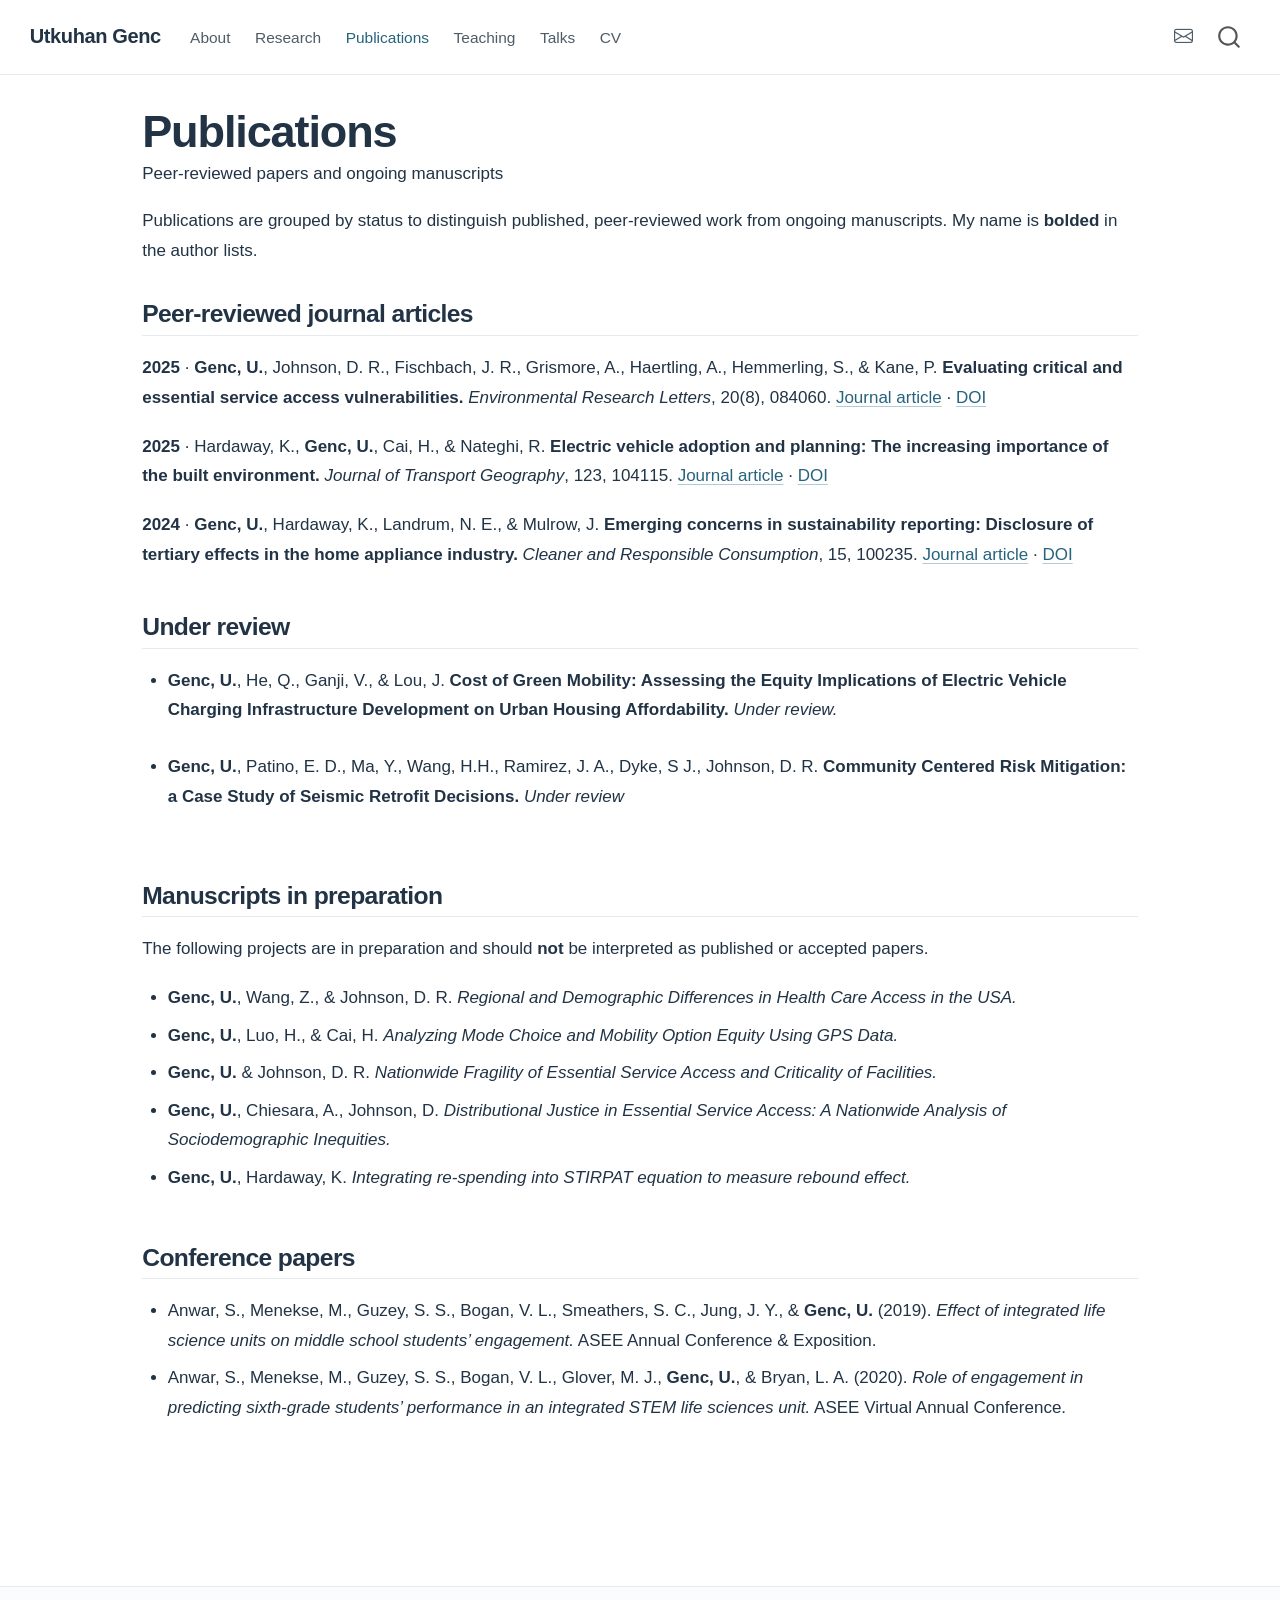
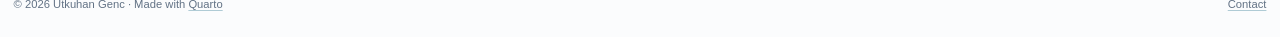
<file: docs/publications.html>
<!DOCTYPE html>
<html xmlns="http://www.w3.org/1999/xhtml" lang="en" xml:lang="en"><head>

<meta charset="utf-8">
<meta name="generator" content="quarto-1.10.19">

<meta name="viewport" content="width=device-width, initial-scale=1.0, user-scalable=yes">

<meta name="description" content="Peer-reviewed papers and ongoing manuscripts">

<title>Publications – Utkuhan Genc</title>
<style>
/* Default styles provided by pandoc.
** See https://pandoc.org/MANUAL.html#variables-for-html for config info.
*/
span.smallcaps{font-variant: small-caps;}
div.columns{display: flex; gap: 1.5em;}
div.column{flex: auto;}
@media screen {
div.columns{gap: min(4vw, 1.5em);}
div.column{overflow-x: auto;}
}
div.hanging-indent{margin-left: 1.5em; text-indent: -1.5em;}
ul.task-list{list-style: none;}
ul.task-list li input[type="checkbox"] {
  width: 0.8em;
  margin: 0 0.8em 0.2em -1em; /* quarto-specific, see https://github.com/quarto-dev/quarto-cli/issues/4556 */ 
  vertical-align: middle;
}
</style>


<script src="site_libs/quarto-nav/quarto-nav.js"></script>
<script src="site_libs/clipboard/clipboard.min.js"></script>
<script src="site_libs/quarto-search/autocomplete.umd.js"></script>
<script src="site_libs/quarto-search/fuse.min.js"></script>
<script src="site_libs/quarto-search/quarto-search.js"></script>
<meta name="quarto:offset" content="./">
<link href="./assets/favicon.svg" rel="icon" type="image/svg+xml">
<script src="site_libs/quarto-html/quarto.js" type="module"></script>
<script src="site_libs/quarto-html/tabsets/tabsets.js" type="module"></script>
<script src="site_libs/quarto-html/popper.min.js"></script>
<script src="site_libs/quarto-html/tippy.umd.min.js"></script>
<script src="site_libs/quarto-html/anchor.min.js"></script>
<link href="site_libs/quarto-html/tippy.css" rel="stylesheet">
<link href="site_libs/quarto-html/quarto-syntax-highlighting-bf27225e3a48a9273f3daa8f8e829971.css" rel="stylesheet" id="quarto-text-highlighting-styles">
<script src="site_libs/bootstrap/bootstrap.min.js"></script>
<link href="site_libs/bootstrap/bootstrap-icons.css" rel="stylesheet">
<link href="site_libs/bootstrap/bootstrap-73918528d146f353e8b3ee92580aeebc.min.css" rel="stylesheet" append-hash="true" id="quarto-bootstrap" data-mode="light">
<script id="quarto-search-options" type="application/json">{
  "location": "navbar",
  "copy-button": false,
  "collapse-after": 3,
  "panel-placement": "end",
  "type": "overlay",
  "limit": 50,
  "keyboard-shortcut": [
    "f",
    "/",
    "s"
  ],
  "show-item-context": false,
  "language": {
    "search-no-results-text": "No results",
    "search-matching-documents-text": "matching documents",
    "search-copy-link-title": "Copy link to search",
    "search-hide-matches-text": "Hide additional matches",
    "search-more-match-text": "more match in this document",
    "search-more-matches-text": "more matches in this document",
    "search-clear-button-title": "Clear",
    "search-text-placeholder": "",
    "search-detached-cancel-button-title": "Cancel",
    "search-submit-button-title": "Submit",
    "search-label": "Search"
  }
}</script>
<style>html{ scroll-behavior: smooth; }</style>


<link rel="stylesheet" href="styles.css">
</head>

<body class="nav-fixed fullcontent quarto-light">

<div id="quarto-search-results"></div>
  <header id="quarto-header" class="headroom fixed-top">
    <nav class="navbar navbar-expand-lg " data-bs-theme="dark">
      <div class="navbar-container container-fluid">
      <div class="navbar-brand-container mx-auto">
    <a class="navbar-brand" href="./index.html">
    <span class="navbar-title">Utkuhan Genc</span>
    </a>
  </div>
            <div id="quarto-search" class="" title="Search"></div>
          <button class="navbar-toggler" type="button" data-bs-toggle="collapse" data-bs-target="#navbarCollapse" aria-controls="navbarCollapse" role="menu" aria-expanded="false" aria-label="Toggle navigation" onclick="if (window.quartoToggleHeadroom) { window.quartoToggleHeadroom(); }">
  <span class="navbar-toggler-icon"></span>
</button>
          <div class="collapse navbar-collapse" id="navbarCollapse">
            <ul class="navbar-nav navbar-nav-scroll me-auto">
  <li class="nav-item">
    <a class="nav-link" href="./index.html"> 
<span class="menu-text">About</span></a>
  </li>  
  <li class="nav-item">
    <a class="nav-link" href="./research.html"> 
<span class="menu-text">Research</span></a>
  </li>  
  <li class="nav-item">
    <a class="nav-link active" href="./publications.html" aria-current="page"> 
<span class="menu-text">Publications</span></a>
  </li>  
  <li class="nav-item">
    <a class="nav-link" href="./teaching.html"> 
<span class="menu-text">Teaching</span></a>
  </li>  
  <li class="nav-item">
    <a class="nav-link" href="./talks.html"> 
<span class="menu-text">Talks</span></a>
  </li>  
  <li class="nav-item">
    <a class="nav-link" href="./cv.html"> 
<span class="menu-text">CV</span></a>
  </li>  
</ul>
            <ul class="navbar-nav navbar-nav-scroll ms-auto">
  <li class="nav-item compact">
    <a class="nav-link" href="mailto:ugenc@purdue.edu"> <i class="bi bi-envelope" role="img" aria-label="Email">
</i> 
<span class="menu-text"></span></a>
  </li>  
</ul>
          </div> <!-- /navcollapse -->
            <div class="quarto-navbar-tools">
</div>
      </div> <!-- /container-fluid -->
    </nav>
</header>
<!-- content -->
<div id="quarto-content" class="quarto-container page-columns page-rows-contents page-layout-article page-navbar">
<!-- sidebar -->
<!-- margin-sidebar -->
    
<!-- main -->
<main class="content" id="quarto-document-content">

<header id="title-block-header" class="quarto-title-block default">
<div class="quarto-title">
<h1 class="title">Publications</h1>
</div>

<div>
  <div class="description">
    Peer-reviewed papers and ongoing manuscripts
  </div>
</div>


<div class="quarto-title-meta">

    
  
    
  </div>
  


</header>


<p>Publications are grouped by status to distinguish published, peer-reviewed work from ongoing manuscripts. My name is <strong>bolded</strong> in the author lists.</p>
<section id="peer-reviewed-journal-articles" class="level2">
<h2 class="anchored" data-anchor-id="peer-reviewed-journal-articles">Peer-reviewed journal articles</h2>
<p><strong>2025</strong> · <strong>Genc, U.</strong>, Johnson, D. R., Fischbach, J. R., Grismore, A., Haertling, A., Hemmerling, S., &amp; Kane, P. <strong>Evaluating critical and essential service access vulnerabilities.</strong> <em>Environmental Research Letters</em>, 20(8), 084060. <a href="https://doi.org/10.1088/1748-9326/adee30">Journal article</a> · <a href="https://doi.org/10.1088/1748-9326/adee30">DOI</a></p>
<p><strong>2025</strong> · Hardaway, K., <strong>Genc, U.</strong>, Cai, H., &amp; Nateghi, R. <strong>Electric vehicle adoption and planning: The increasing importance of the built environment.</strong> <em>Journal of Transport Geography</em>, 123, 104115. <a href="https://doi.org/10.1016/j.jtrangeo.2025.104115">Journal article</a> · <a href="https://doi.org/10.1016/j.jtrangeo.2025.104115">DOI</a></p>
<p><strong>2024</strong> · <strong>Genc, U.</strong>, Hardaway, K., Landrum, N. E., &amp; Mulrow, J. <strong>Emerging concerns in sustainability reporting: Disclosure of tertiary effects in the home appliance industry.</strong> <em>Cleaner and Responsible Consumption</em>, 15, 100235. <a href="https://doi.org/10.1016/j.clrc.2024.100235">Journal article</a> · <a href="https://doi.org/10.1016/j.clrc.2024.100235">DOI</a></p>
</section>
<section id="under-review" class="level2">
<h2 class="anchored" data-anchor-id="under-review">Under review</h2>
<ul>
<li><p><strong>Genc, U.</strong>, He, Q., Ganji, V., &amp; Lou, J. <strong>Cost of Green Mobility: Assessing the Equity Implications of Electric Vehicle Charging Infrastructure Development on Urban Housing Affordability.</strong> <em>Under review.</em></p></li>
<li><p><strong>Genc, U.</strong>, Patino, E. D., Ma, Y., Wang, H.H., Ramirez, J. A., Dyke, S J., Johnson, D. R. <strong>Community Centered Risk Mitigation: a Case Study of Seismic Retrofit Decisions.</strong> <em>Under review</em></p></li>
</ul>
</section>
<section id="manuscripts-in-preparation" class="level2">
<h2 class="anchored" data-anchor-id="manuscripts-in-preparation">Manuscripts in preparation</h2>
<p>The following projects are in preparation and should <strong>not</strong> be interpreted as published or accepted papers.</p>
<ul>
<li><strong>Genc, U.</strong>, Wang, Z., &amp; Johnson, D. R. <em>Regional and Demographic Differences in Health Care Access in the USA.</em></li>
<li><strong>Genc, U.</strong>, Luo, H., &amp; Cai, H. <em>Analyzing Mode Choice and Mobility Option Equity Using GPS Data.</em></li>
<li><strong>Genc, U.</strong> &amp; Johnson, D. R. <em>Nationwide Fragility of Essential Service Access and Criticality of Facilities.</em></li>
<li><strong>Genc, U.</strong>, Chiesara, A., Johnson, D. <em>Distributional Justice in Essential Service Access: A Nationwide Analysis of Sociodemographic Inequities.</em></li>
<li><strong>Genc, U.</strong>, Hardaway, K. <em>Integrating re-spending into STIRPAT equation to measure rebound effect.</em></li>
</ul>
</section>
<section id="conference-papers" class="level2">
<h2 class="anchored" data-anchor-id="conference-papers">Conference papers</h2>
<ul>
<li>Anwar, S., Menekse, M., Guzey, S. S., Bogan, V. L., Smeathers, S. C., Jung, J. Y., &amp; <strong>Genc, U.</strong> (2019). <em>Effect of integrated life science units on middle school students’ engagement.</em> ASEE Annual Conference &amp; Exposition.</li>
<li>Anwar, S., Menekse, M., Guzey, S. S., Bogan, V. L., Glover, M. J., <strong>Genc, U.</strong>, &amp; Bryan, L. A. (2020). <em>Role of engagement in predicting sixth-grade students’ performance in an integrated STEM life sciences unit.</em> ASEE Virtual Annual Conference.</li>
</ul>


</section>

</main> <!-- /main -->
<script id="quarto-html-after-body" type="application/javascript">
  window.document.addEventListener("DOMContentLoaded", function (event) {
    const icon = "";
    const anchorJS = new window.AnchorJS();
    anchorJS.options = {
      placement: 'right',
      icon: icon
    };
    anchorJS.add('.anchored');
    const isCodeAnnotation = (el) => {
      for (const clz of el.classList) {
        if (clz.startsWith('code-annotation-')) {                     
          return true;
        }
      }
      return false;
    }
    const onCopySuccess = function(e) {
      // button target
      const button = e.trigger;
      // don't keep focus
      button.blur();
      // flash "checked"
      button.classList.add('code-copy-button-checked');
      var currentTitle = button.getAttribute("title");
      button.setAttribute("title", "Copied!");
      let tooltip;
      if (window.bootstrap) {
        button.setAttribute("data-bs-toggle", "tooltip");
        button.setAttribute("data-bs-placement", "left");
        button.setAttribute("data-bs-title", "Copied!");
        tooltip = new bootstrap.Tooltip(button, 
          { trigger: "manual", 
            customClass: "code-copy-button-tooltip",
            offset: [0, -8]});
        tooltip.show();    
      }
      setTimeout(function() {
        if (tooltip) {
          tooltip.hide();
          button.removeAttribute("data-bs-title");
          button.removeAttribute("data-bs-toggle");
          button.removeAttribute("data-bs-placement");
        }
        button.setAttribute("title", currentTitle);
        button.classList.remove('code-copy-button-checked');
      }, 1000);
      // clear code selection
      e.clearSelection();
    }
    const getTextToCopy = function(trigger) {
      const outerScaffold = trigger.parentElement.cloneNode(true);
      const codeEl = outerScaffold.querySelector('code');
      for (const childEl of codeEl.children) {
        if (isCodeAnnotation(childEl)) {
          childEl.remove();
        }
      }
      return codeEl.innerText;
    }
    const clipboard = new window.ClipboardJS('.code-copy-button:not([data-in-quarto-modal])', {
      text: getTextToCopy
    });
    clipboard.on('success', onCopySuccess);
    if (window.document.getElementById('quarto-embedded-source-code-modal')) {
      const clipboardModal = new window.ClipboardJS('.code-copy-button[data-in-quarto-modal]', {
        text: getTextToCopy,
        container: window.document.getElementById('quarto-embedded-source-code-modal')
      });
      clipboardModal.on('success', onCopySuccess);
    }
      var localhostRegex = new RegExp(/^(?:http|https):\/\/localhost\:?[0-9]*\//);
      var mailtoRegex = new RegExp(/^mailto:/);
        var filterRegex = new RegExp('/' + window.location.host + '/');
      var isInternal = (href) => {
          return filterRegex.test(href) || localhostRegex.test(href) || mailtoRegex.test(href);
      }
      // Inspect non-navigation links and adorn them if external
     var links = window.document.querySelectorAll('a[href]:not(.nav-link):not(.navbar-brand):not(.toc-action):not(.sidebar-link):not(.sidebar-item-toggle):not(.pagination-link):not(.no-external):not([aria-hidden]):not(.dropdown-item):not(.quarto-navigation-tool):not(.about-link)');
      for (var i=0; i<links.length; i++) {
        const link = links[i];
        if (!isInternal(link.href)) {
          // undo the damage that might have been done by quarto-nav.js in the case of
          // links that we want to consider external
          if (link.dataset.originalHref !== undefined) {
            link.href = link.dataset.originalHref;
          }
            // target, if specified
            link.setAttribute("target", "_blank");
            if (link.getAttribute("rel") === null) {
              link.setAttribute("rel", "noopener");
            }
        }
      }
    function tippyHover(el, contentFn, onTriggerFn, onUntriggerFn) {
      const config = {
        allowHTML: true,
        maxWidth: 500,
        delay: 100,
        arrow: false,
        appendTo: function(el) {
            return el.parentElement;
        },
        interactive: true,
        interactiveBorder: 10,
        theme: 'quarto',
        placement: 'bottom-start',
      };
      if (contentFn) {
        config.content = contentFn;
      }
      if (onTriggerFn) {
        config.onTrigger = onTriggerFn;
      }
      if (onUntriggerFn) {
        config.onUntrigger = onUntriggerFn;
      }
      window.tippy(el, config); 
    }
    const noterefs = window.document.querySelectorAll('a[role="doc-noteref"]');
    for (var i=0; i<noterefs.length; i++) {
      const ref = noterefs[i];
      tippyHover(ref, function() {
        // use id or data attribute instead here
        let href = ref.getAttribute('data-footnote-href') || ref.getAttribute('href');
        try { href = new URL(href).hash; } catch {}
        const id = href.replace(/^#\/?/, "");
        const note = window.document.getElementById(id);
        if (note) {
          return note.innerHTML;
        } else {
          return "";
        }
      });
    }
    const xrefs = window.document.querySelectorAll('a.quarto-xref');
    const processXRef = (id, note) => {
      // Strip column container classes
      const stripColumnClz = (el) => {
        el.classList.remove("page-full", "page-columns");
        if (el.children) {
          for (const child of el.children) {
            stripColumnClz(child);
          }
        }
      }
      stripColumnClz(note)
      if (id === null || id.startsWith('sec-')) {
        // Special case sections, only their first couple elements
        const container = document.createElement("div");
        if (note.children && note.children.length > 2) {
          container.appendChild(note.children[0].cloneNode(true));
          for (let i = 1; i < note.children.length; i++) {
            const child = note.children[i];
            if (child.tagName === "P" && child.innerText === "") {
              continue;
            } else {
              container.appendChild(child.cloneNode(true));
              break;
            }
          }
          if (window.Quarto?.typesetMath) {
            window.Quarto.typesetMath(container);
          }
          return container.innerHTML
        } else {
          if (window.Quarto?.typesetMath) {
            window.Quarto.typesetMath(note);
          }
          return note.innerHTML;
        }
      } else {
        // Remove any anchor links if they are present
        const anchorLink = note.querySelector('a.anchorjs-link');
        if (anchorLink) {
          anchorLink.remove();
        }
        if (window.Quarto?.typesetMath) {
          window.Quarto.typesetMath(note);
        }
        if (note.classList.contains("callout")) {
          return note.outerHTML;
        } else {
          return note.innerHTML;
        }
      }
    }
    for (var i=0; i<xrefs.length; i++) {
      const xref = xrefs[i];
      tippyHover(xref, undefined, function(instance) {
        instance.disable();
        let url = xref.getAttribute('href');
        let hash = undefined; 
        if (url.startsWith('#')) {
          hash = url;
        } else {
          try { hash = new URL(url).hash; } catch {}
        }
        if (hash) {
          const id = hash.replace(/^#\/?/, "");
          const note = window.document.getElementById(id);
          if (note !== null) {
            try {
              const html = processXRef(id, note.cloneNode(true));
              instance.setContent(html);
            } finally {
              instance.enable();
              instance.show();
            }
          } else {
            // See if we can fetch this
            fetch(url.split('#')[0])
            .then(res => res.text())
            .then(html => {
              const parser = new DOMParser();
              const htmlDoc = parser.parseFromString(html, "text/html");
              const note = htmlDoc.getElementById(id);
              if (note !== null) {
                const html = processXRef(id, note);
                instance.setContent(html);
              } 
            }).finally(() => {
              instance.enable();
              instance.show();
            });
          }
        } else {
          // See if we can fetch a full url (with no hash to target)
          // This is a special case and we should probably do some content thinning / targeting
          fetch(url)
          .then(res => res.text())
          .then(html => {
            const parser = new DOMParser();
            const htmlDoc = parser.parseFromString(html, "text/html");
            const note = htmlDoc.querySelector('main.content');
            if (note !== null) {
              // This should only happen for chapter cross references
              // (since there is no id in the URL)
              // remove the first header
              if (note.children.length > 0 && note.children[0].tagName === "HEADER") {
                note.children[0].remove();
              }
              const html = processXRef(null, note);
              instance.setContent(html);
            } 
          }).finally(() => {
            instance.enable();
            instance.show();
          });
        }
      }, function(instance) {
      });
    }
        let selectedAnnoteEl;
        const selectorForAnnotation = ( cell, annotation) => {
          let cellAttr = 'data-code-cell="' + cell + '"';
          let lineAttr = 'data-code-annotation="' +  annotation + '"';
          const selector = 'span[' + cellAttr + '][' + lineAttr + ']';
          return selector;
        }
        const selectCodeLines = (annoteEl) => {
          const doc = window.document;
          const targetCell = annoteEl.getAttribute("data-target-cell");
          const targetAnnotation = annoteEl.getAttribute("data-target-annotation");
          const annoteSpan = window.document.querySelector(selectorForAnnotation(targetCell, targetAnnotation));
          const lines = annoteSpan.getAttribute("data-code-lines").split(",");
          const lineIds = lines.map((line) => {
            return targetCell + "-" + line;
          })
          let top = null;
          let height = null;
          let parent = null;
          if (lineIds.length > 0) {
              //compute the position of the single el (top and bottom and make a div)
              const el = window.document.getElementById(lineIds[0]);
              top = el.offsetTop;
              height = el.offsetHeight;
              parent = el.parentElement.parentElement;
            if (lineIds.length > 1) {
              const lastEl = window.document.getElementById(lineIds[lineIds.length - 1]);
              const bottom = lastEl.offsetTop + lastEl.offsetHeight;
              height = bottom - top;
            }
            if (top !== null && height !== null && parent !== null) {
              // cook up a div (if necessary) and position it 
              let div = window.document.getElementById("code-annotation-line-highlight");
              if (div === null) {
                div = window.document.createElement("div");
                div.setAttribute("id", "code-annotation-line-highlight");
                div.style.position = 'absolute';
                parent.appendChild(div);
              }
              div.style.top = top - 2 + "px";
              div.style.height = height + 4 + "px";
              div.style.left = 0;
              let gutterDiv = window.document.getElementById("code-annotation-line-highlight-gutter");
              if (gutterDiv === null) {
                gutterDiv = window.document.createElement("div");
                gutterDiv.setAttribute("id", "code-annotation-line-highlight-gutter");
                gutterDiv.style.position = 'absolute';
                const codeCell = window.document.getElementById(targetCell);
                const gutter = codeCell.querySelector('.code-annotation-gutter');
                gutter.appendChild(gutterDiv);
              }
              gutterDiv.style.top = top - 2 + "px";
              gutterDiv.style.height = height + 4 + "px";
            }
            selectedAnnoteEl = annoteEl;
          }
        };
        const unselectCodeLines = () => {
          const elementsIds = ["code-annotation-line-highlight", "code-annotation-line-highlight-gutter"];
          elementsIds.forEach((elId) => {
            const div = window.document.getElementById(elId);
            if (div) {
              div.remove();
            }
          });
          selectedAnnoteEl = undefined;
        };
          // Handle positioning of the toggle
      window.addEventListener(
        "resize",
        throttle(() => {
          elRect = undefined;
          if (selectedAnnoteEl) {
            selectCodeLines(selectedAnnoteEl);
          }
        }, 10)
      );
      function throttle(fn, ms) {
      let throttle = false;
      let timer;
        return (...args) => {
          if(!throttle) { // first call gets through
              fn.apply(this, args);
              throttle = true;
          } else { // all the others get throttled
              if(timer) clearTimeout(timer); // cancel #2
              timer = setTimeout(() => {
                fn.apply(this, args);
                timer = throttle = false;
              }, ms);
          }
        };
      }
        // Attach click handler to the DT
        const annoteDls = window.document.querySelectorAll('dt[data-target-cell]');
        for (const annoteDlNode of annoteDls) {
          annoteDlNode.addEventListener('click', (event) => {
            const clickedEl = event.target;
            if (clickedEl !== selectedAnnoteEl) {
              unselectCodeLines();
              const activeEl = window.document.querySelector('dt[data-target-cell].code-annotation-active');
              if (activeEl) {
                activeEl.classList.remove('code-annotation-active');
              }
              selectCodeLines(clickedEl);
              clickedEl.classList.add('code-annotation-active');
            } else {
              // Unselect the line
              unselectCodeLines();
              clickedEl.classList.remove('code-annotation-active');
            }
          });
        }
    const findCites = (el) => {
      const parentEl = el.parentElement;
      if (parentEl) {
        const cites = parentEl.dataset.cites;
        if (cites) {
          return {
            el,
            cites: cites.split(' ')
          };
        } else {
          return findCites(el.parentElement)
        }
      } else {
        return undefined;
      }
    };
    var bibliorefs = window.document.querySelectorAll('a[role="doc-biblioref"]');
    for (var i=0; i<bibliorefs.length; i++) {
      const ref = bibliorefs[i];
      const citeInfo = findCites(ref);
      if (citeInfo) {
        tippyHover(citeInfo.el, function() {
          var popup = window.document.createElement('div');
          citeInfo.cites.forEach(function(cite) {
            var citeDiv = window.document.createElement('div');
            citeDiv.classList.add('hanging-indent');
            citeDiv.classList.add('csl-entry');
            var biblioDiv = window.document.getElementById('ref-' + cite);
            if (biblioDiv) {
              citeDiv.innerHTML = biblioDiv.innerHTML;
            }
            popup.appendChild(citeDiv);
          });
          return popup.innerHTML;
        });
      }
    }
  });
  </script>
</div> <!-- /content -->
<footer class="footer">
  <div class="nav-footer">
    <div class="nav-footer-left">
<p>© 2026 Utkuhan Genc · Made with <a href="https://quarto.org/">Quarto</a></p>
</div>   
    <div class="nav-footer-center">
      &nbsp;
    </div>
    <div class="nav-footer-right">
<p><a href="mailto:ugenc@purdue.edu">Contact</a></p>
</div>
  </div>
</footer>




<script src="site_libs/quarto-html/zenscroll-min.js"></script>
</body></html>
</file>
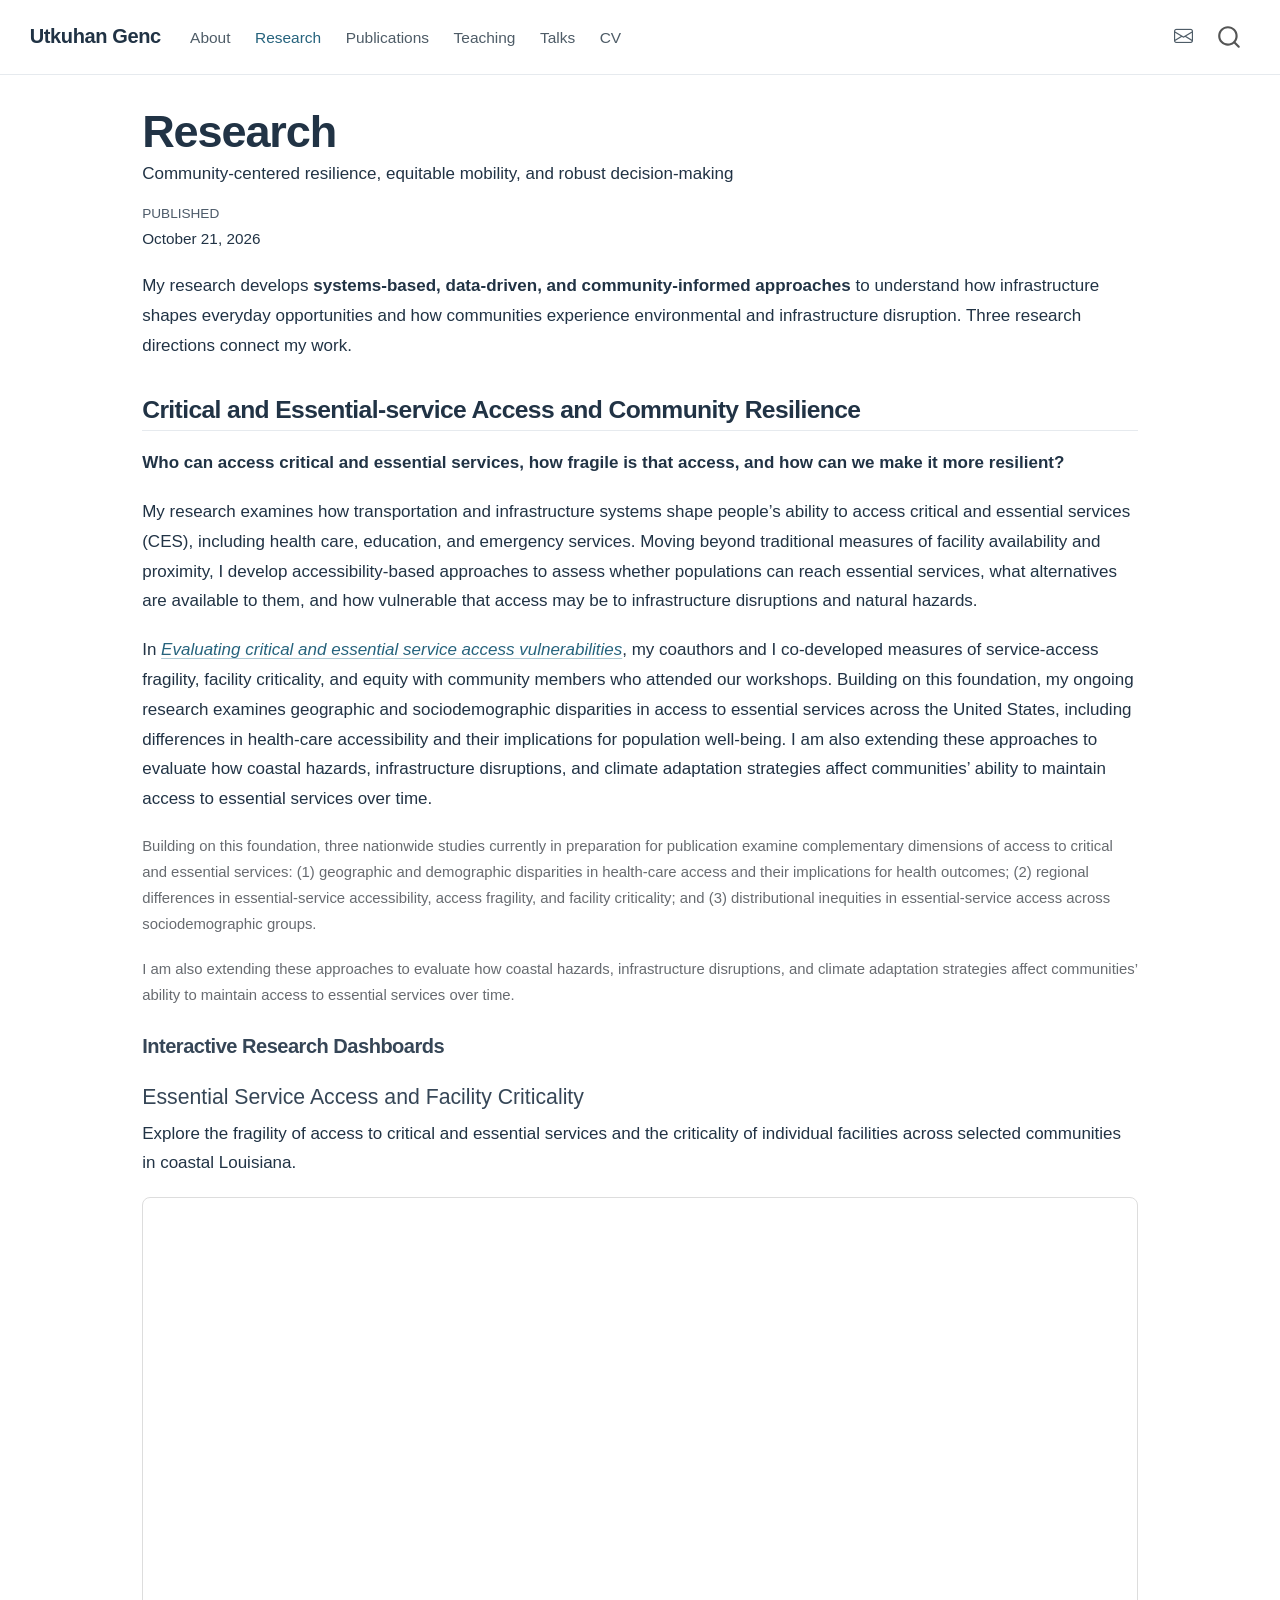
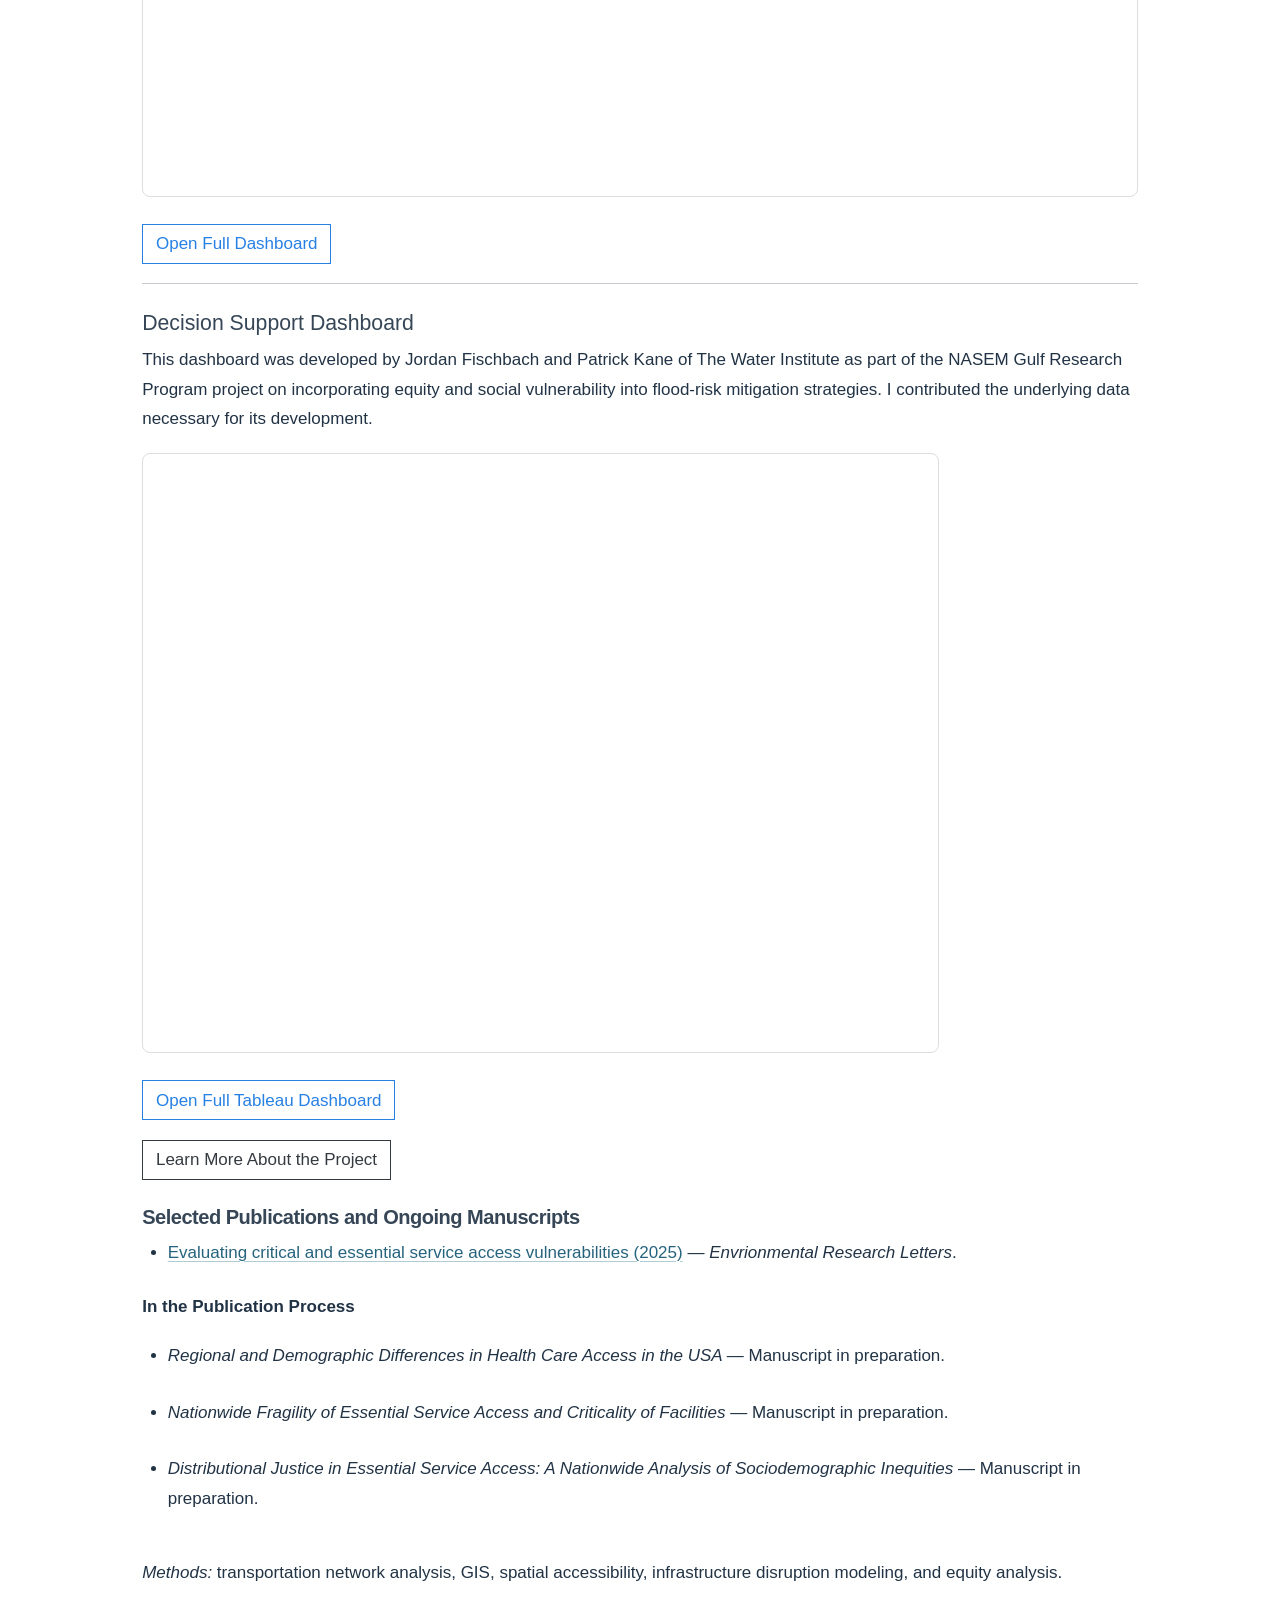
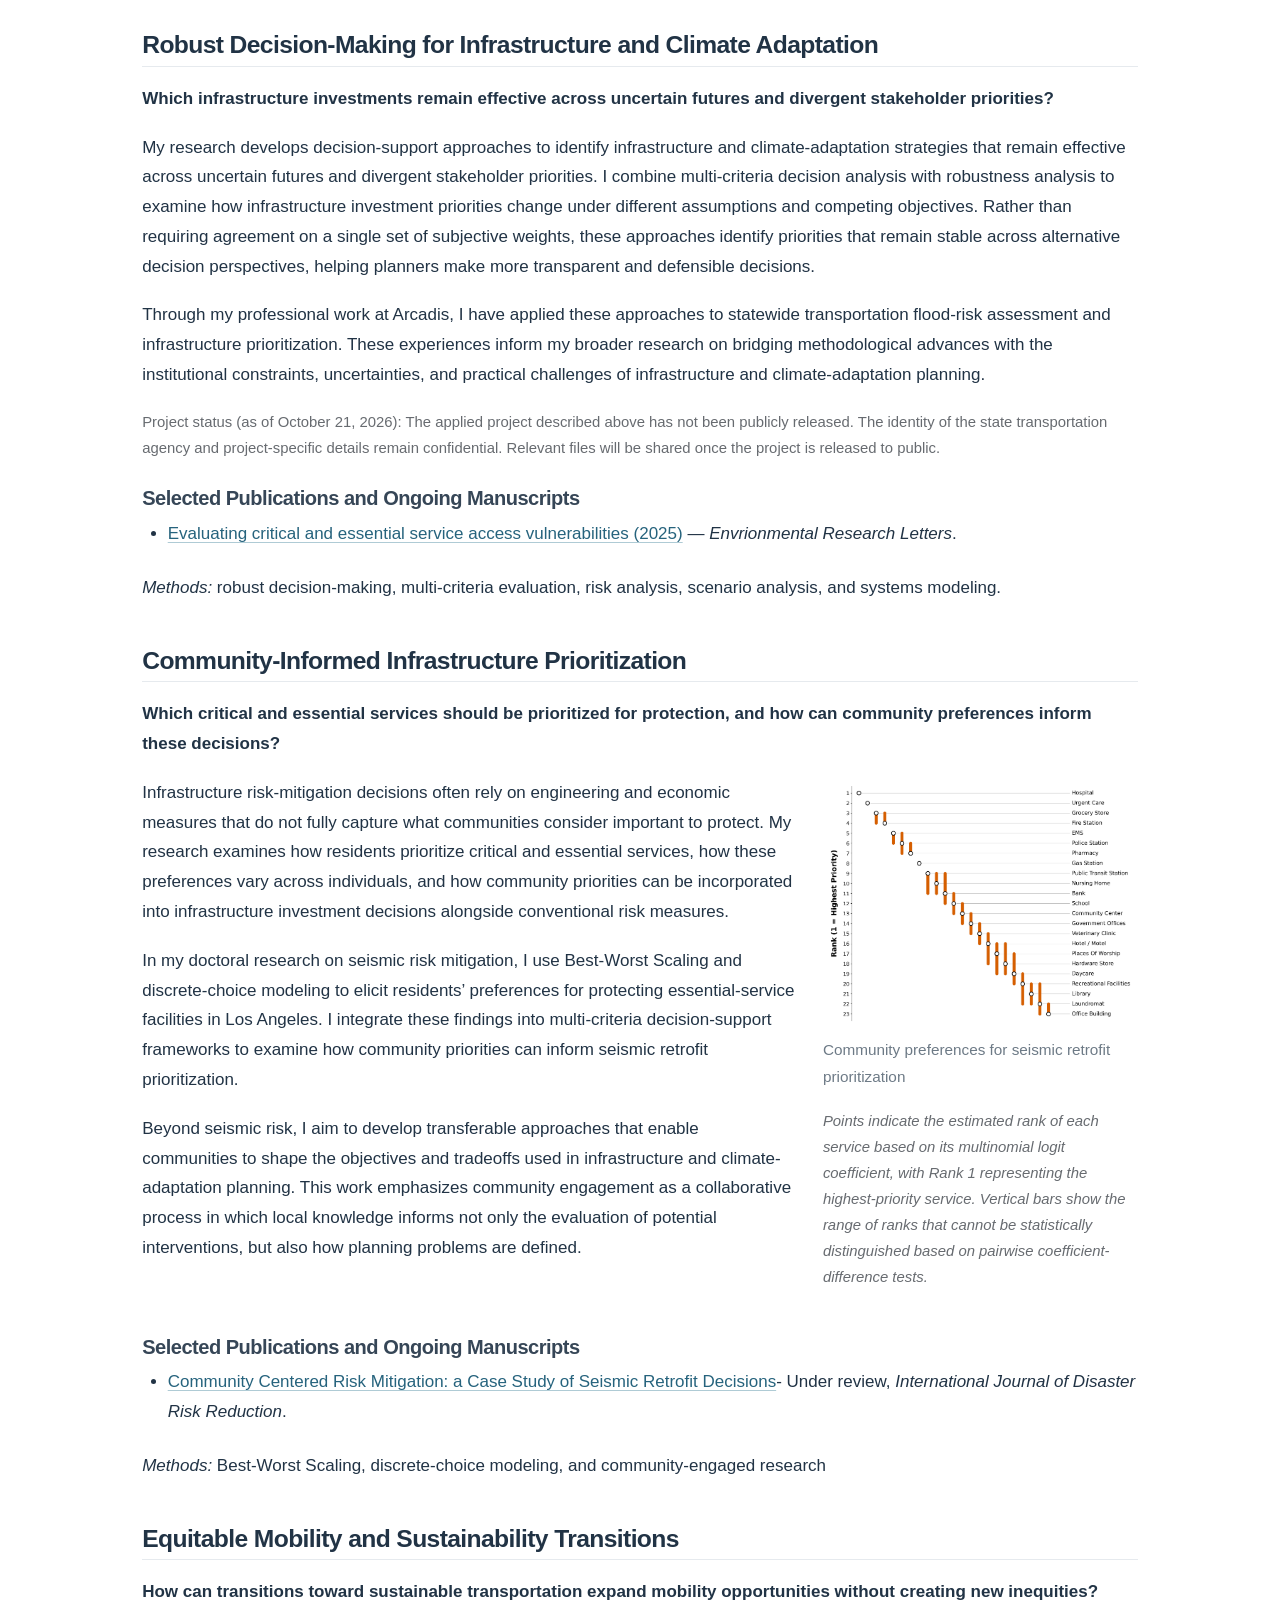
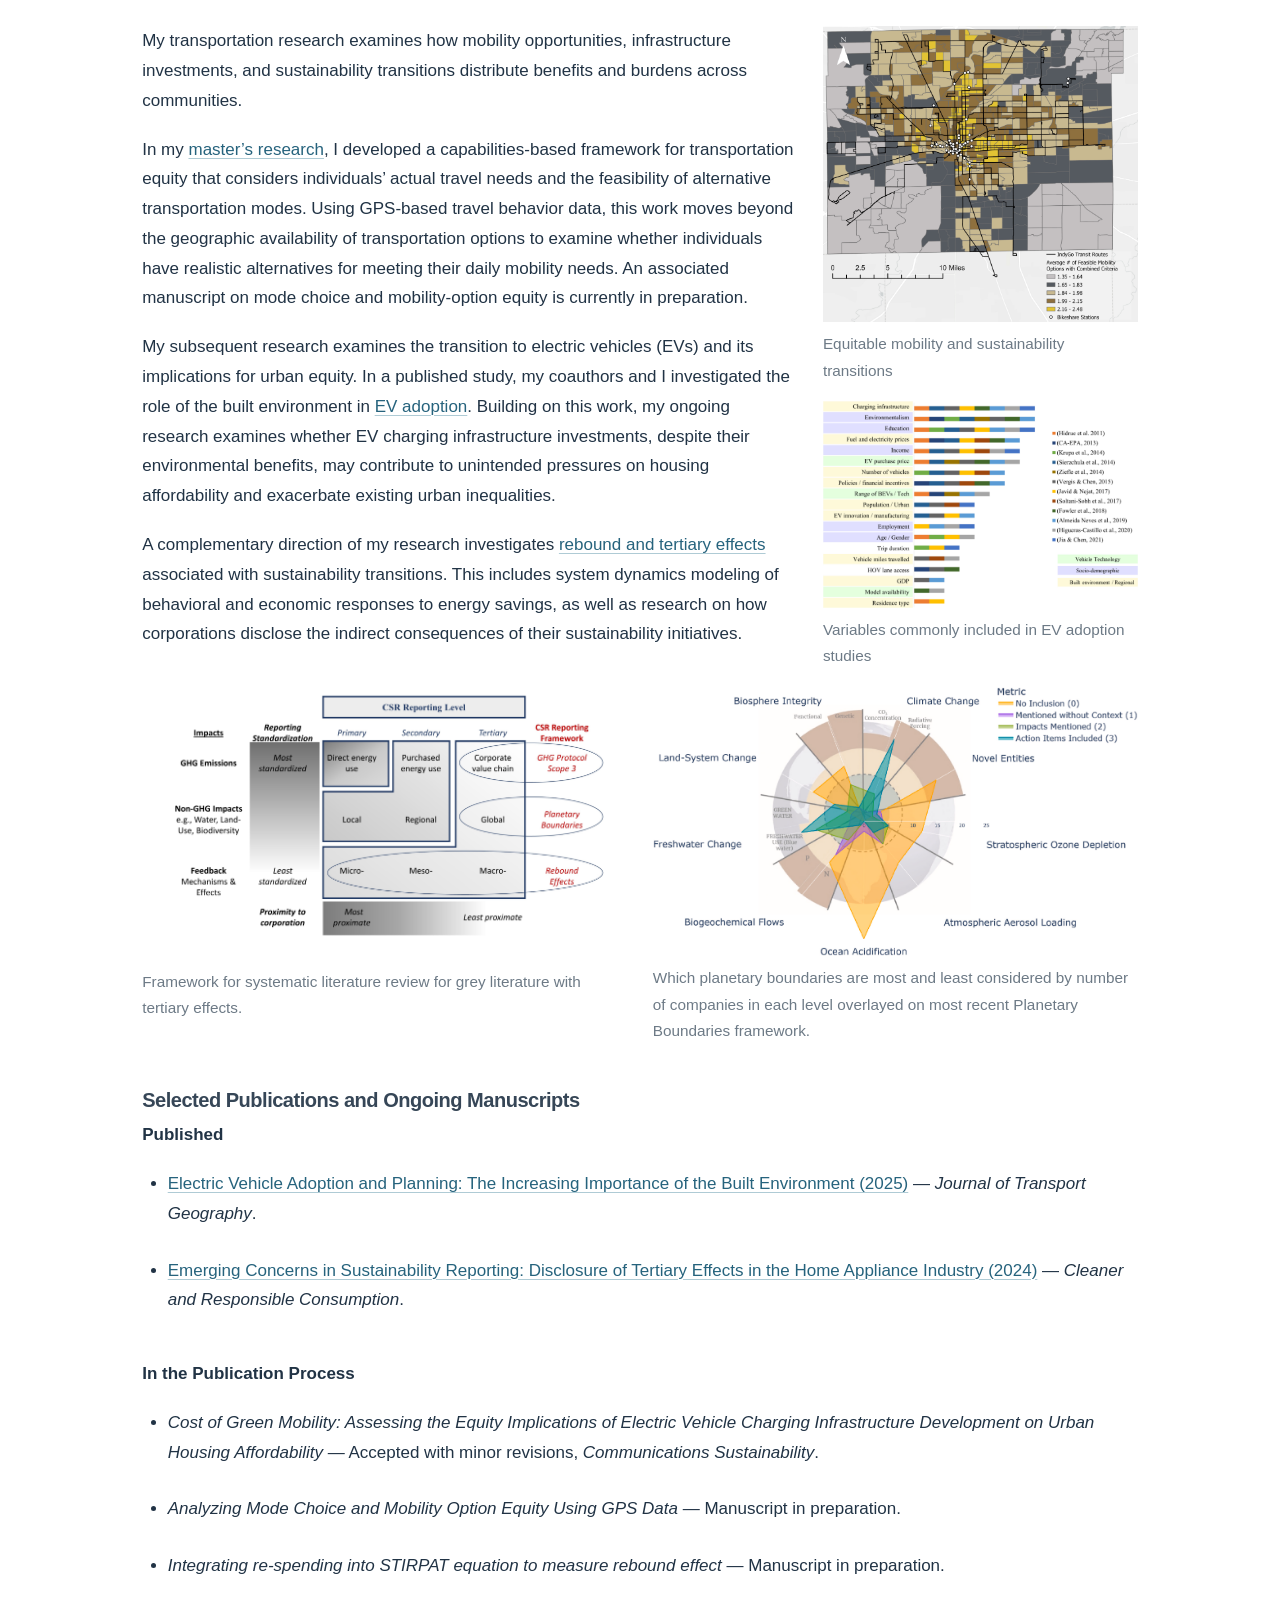
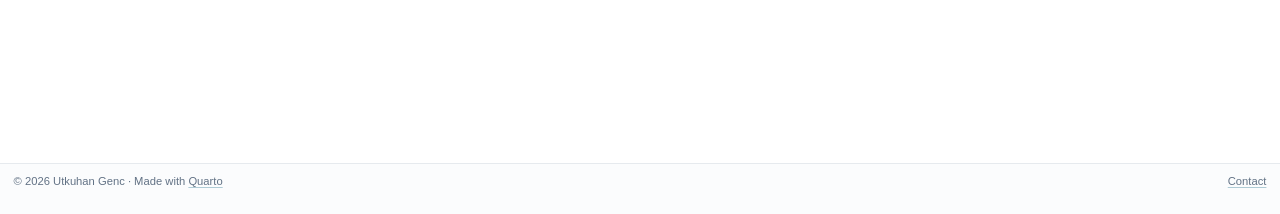
<file: docs/research.html>
<!DOCTYPE html>
<html xmlns="http://www.w3.org/1999/xhtml" lang="en" xml:lang="en"><head>

<meta charset="utf-8">
<meta name="generator" content="quarto-1.10.19">

<meta name="viewport" content="width=device-width, initial-scale=1.0, user-scalable=yes">

<meta name="dcterms.date" content="2026-10-21">
<meta name="description" content="Community-centered resilience, equitable mobility, and robust decision-making">

<title>Research – Utkuhan Genc</title>
<style>
/* Default styles provided by pandoc.
** See https://pandoc.org/MANUAL.html#variables-for-html for config info.
*/
span.smallcaps{font-variant: small-caps;}
div.columns{display: flex; gap: 1.5em;}
div.column{flex: auto;}
@media screen {
div.columns{gap: min(4vw, 1.5em);}
div.column{overflow-x: auto;}
}
div.hanging-indent{margin-left: 1.5em; text-indent: -1.5em;}
ul.task-list{list-style: none;}
ul.task-list li input[type="checkbox"] {
  width: 0.8em;
  margin: 0 0.8em 0.2em -1em; /* quarto-specific, see https://github.com/quarto-dev/quarto-cli/issues/4556 */ 
  vertical-align: middle;
}
</style>


<script src="site_libs/quarto-nav/quarto-nav.js"></script>
<script src="site_libs/clipboard/clipboard.min.js"></script>
<script src="site_libs/quarto-search/autocomplete.umd.js"></script>
<script src="site_libs/quarto-search/fuse.min.js"></script>
<script src="site_libs/quarto-search/quarto-search.js"></script>
<meta name="quarto:offset" content="./">
<link href="./assets/favicon.svg" rel="icon" type="image/svg+xml">
<script src="site_libs/quarto-html/quarto.js" type="module"></script>
<script src="site_libs/quarto-html/tabsets/tabsets.js" type="module"></script>
<script src="site_libs/quarto-html/popper.min.js"></script>
<script src="site_libs/quarto-html/tippy.umd.min.js"></script>
<script src="site_libs/quarto-html/anchor.min.js"></script>
<link href="site_libs/quarto-html/tippy.css" rel="stylesheet">
<link href="site_libs/quarto-html/quarto-syntax-highlighting-bf27225e3a48a9273f3daa8f8e829971.css" rel="stylesheet" id="quarto-text-highlighting-styles">
<script src="site_libs/bootstrap/bootstrap.min.js"></script>
<link href="site_libs/bootstrap/bootstrap-icons.css" rel="stylesheet">
<link href="site_libs/bootstrap/bootstrap-73918528d146f353e8b3ee92580aeebc.min.css" rel="stylesheet" append-hash="true" id="quarto-bootstrap" data-mode="light">
<script id="quarto-search-options" type="application/json">{
  "location": "navbar",
  "copy-button": false,
  "collapse-after": 3,
  "panel-placement": "end",
  "type": "overlay",
  "limit": 50,
  "keyboard-shortcut": [
    "f",
    "/",
    "s"
  ],
  "show-item-context": false,
  "language": {
    "search-no-results-text": "No results",
    "search-matching-documents-text": "matching documents",
    "search-copy-link-title": "Copy link to search",
    "search-hide-matches-text": "Hide additional matches",
    "search-more-match-text": "more match in this document",
    "search-more-matches-text": "more matches in this document",
    "search-clear-button-title": "Clear",
    "search-text-placeholder": "",
    "search-detached-cancel-button-title": "Cancel",
    "search-submit-button-title": "Submit",
    "search-label": "Search"
  }
}</script>
<style>html{ scroll-behavior: smooth; }</style>


<link rel="stylesheet" href="styles.css">
</head>

<body class="nav-fixed fullcontent quarto-light">

<div id="quarto-search-results"></div>
  <header id="quarto-header" class="headroom fixed-top">
    <nav class="navbar navbar-expand-lg " data-bs-theme="dark">
      <div class="navbar-container container-fluid">
      <div class="navbar-brand-container mx-auto">
    <a class="navbar-brand" href="./index.html">
    <span class="navbar-title">Utkuhan Genc</span>
    </a>
  </div>
            <div id="quarto-search" class="" title="Search"></div>
          <button class="navbar-toggler" type="button" data-bs-toggle="collapse" data-bs-target="#navbarCollapse" aria-controls="navbarCollapse" role="menu" aria-expanded="false" aria-label="Toggle navigation" onclick="if (window.quartoToggleHeadroom) { window.quartoToggleHeadroom(); }">
  <span class="navbar-toggler-icon"></span>
</button>
          <div class="collapse navbar-collapse" id="navbarCollapse">
            <ul class="navbar-nav navbar-nav-scroll me-auto">
  <li class="nav-item">
    <a class="nav-link" href="./index.html"> 
<span class="menu-text">About</span></a>
  </li>  
  <li class="nav-item">
    <a class="nav-link active" href="./research.html" aria-current="page"> 
<span class="menu-text">Research</span></a>
  </li>  
  <li class="nav-item">
    <a class="nav-link" href="./publications.html"> 
<span class="menu-text">Publications</span></a>
  </li>  
  <li class="nav-item">
    <a class="nav-link" href="./teaching.html"> 
<span class="menu-text">Teaching</span></a>
  </li>  
  <li class="nav-item">
    <a class="nav-link" href="./talks.html"> 
<span class="menu-text">Talks</span></a>
  </li>  
  <li class="nav-item">
    <a class="nav-link" href="./cv.html"> 
<span class="menu-text">CV</span></a>
  </li>  
</ul>
            <ul class="navbar-nav navbar-nav-scroll ms-auto">
  <li class="nav-item compact">
    <a class="nav-link" href="mailto:ugenc@purdue.edu"> <i class="bi bi-envelope" role="img" aria-label="Email">
</i> 
<span class="menu-text"></span></a>
  </li>  
</ul>
          </div> <!-- /navcollapse -->
            <div class="quarto-navbar-tools">
</div>
      </div> <!-- /container-fluid -->
    </nav>
</header>
<!-- content -->
<div id="quarto-content" class="quarto-container page-columns page-rows-contents page-layout-article page-navbar">
<!-- sidebar -->
<!-- margin-sidebar -->
    
<!-- main -->
<main class="content" id="quarto-document-content">

<header id="title-block-header" class="quarto-title-block default">
<div class="quarto-title">
<h1 class="title">Research</h1>
</div>

<div>
  <div class="description">
    Community-centered resilience, equitable mobility, and robust decision-making
  </div>
</div>


<div class="quarto-title-meta">

    
    <div>
    <div class="quarto-title-meta-heading">Published</div>
    <div class="quarto-title-meta-contents">
      <p class="date">October 21, 2026</p>
    </div>
  </div>
  
    
  </div>
  


</header>


<p>My research develops <strong>systems-based, data-driven, and community-informed approaches</strong> to understand how infrastructure shapes everyday opportunities and how communities experience environmental and infrastructure disruption. Three research directions connect my work.</p>
<section id="critical-and-essential-service-access-and-community-resilience" class="level2">
<h2 class="anchored" data-anchor-id="critical-and-essential-service-access-and-community-resilience">Critical and Essential-service Access and Community Resilience</h2>
<p><strong>Who can access critical and essential services, how fragile is that access, and how can we make it more resilient?</strong></p>
<p>My research examines how transportation and infrastructure systems shape people’s ability to access critical and essential services (CES), including health care, education, and emergency services. Moving beyond traditional measures of facility availability and proximity, I develop accessibility-based approaches to assess whether populations can reach essential services, what alternatives are available to them, and how vulnerable that access may be to infrastructure disruptions and natural hazards.</p>
<p>In <a href="https://doi.org/10.1088/1748-9326/adee30"><em>Evaluating critical and essential service access vulnerabilities</em></a>, my coauthors and I co-developed measures of service-access fragility, facility criticality, and equity with community members who attended our workshops. Building on this foundation, my ongoing research examines geographic and sociodemographic disparities in access to essential services across the United States, including differences in health-care accessibility and their implications for population well-being. I am also extending these approaches to evaluate how coastal hazards, infrastructure disruptions, and climate adaptation strategies affect communities’ ability to maintain access to essential services over time.</p>
<div class="text-muted small">
<p>Building on this foundation, three nationwide studies currently in preparation for publication examine complementary dimensions of access to critical and essential services: (1) geographic and demographic disparities in health-care access and their implications for health outcomes; (2) regional differences in essential-service accessibility, access fragility, and facility criticality; and (3) distributional inequities in essential-service access across sociodemographic groups.</p>
<p>I am also extending these approaches to evaluate how coastal hazards, infrastructure disruptions, and climate adaptation strategies affect communities’ ability to maintain access to essential services over time.</p>
</div>
<section id="interactive-research-dashboards" class="level3">
<h3 class="anchored" data-anchor-id="interactive-research-dashboards">Interactive Research Dashboards</h3>
<section id="essential-service-access-and-facility-criticality" class="level4">
<h4 class="anchored" data-anchor-id="essential-service-access-and-facility-criticality">Essential Service Access and Facility Criticality</h4>
<p>Explore the fragility of access to critical and essential services and the criticality of individual facilities across selected communities in coastal Louisiana.</p>
<iframe src="https://utkuhangenc.github.io/fragility_criticality/" width="100%" height="600" style="border: 1px solid #ddd; border-radius: 8px;" title="Essential Service Access Dashboard" loading="lazy">
</iframe>
<p><a href="https://utkuhangenc.github.io/fragility_criticality/" class="btn btn-outline-primary" target="_blank">Open Full Dashboard</a></p>
<hr>
</section>
<section id="decision-support-dashboard" class="level4">
<h4 class="anchored" data-anchor-id="decision-support-dashboard">Decision Support Dashboard</h4>
<p>This dashboard was developed by Jordan Fischbach and Patrick Kane of The Water Institute as part of the NASEM Gulf Research Program project on incorporating equity and social vulnerability into flood-risk mitigation strategies. I contributed the underlying data necessary for its development.</p>
<iframe src="https://public.tableau.com/views/NAS_Equity_Dashboard_20240401/AboutThisStudy?:showVizHome=no&amp;:embed=true&amp;:tabs=no&amp;:toolbar=yes" width="80%" height="600" style="border: 1px solid #ddd; border-radius: 8px;" title="Flood Risk Mitigation and Equity Dashboard" loading="lazy">
</iframe>
<p><a href="https://public.tableau.com/views/NAS_Equity_Dashboard_20240401/AboutThisStudy" class="btn btn-outline-primary" target="_blank">Open Full Tableau Dashboard</a></p>
<p><a href="https://thewaterinstitute.org/projects/incorporating-equity-and-social-vulnerability-into-the-design-of-flood-risk-mitigation-strategies" class="btn btn-outline-secondary" target="_blank">Learn More About the Project</a></p>
</section>
</section>
<section id="selected-publications-and-ongoing-manuscripts" class="level3">
<h3 class="anchored" data-anchor-id="selected-publications-and-ongoing-manuscripts">Selected Publications and Ongoing Manuscripts</h3>
<ul>
<li><a href="https://doi.org/10.1088/1748-9326/adee30">Evaluating critical and essential service access vulnerabilities (2025)</a> — <em>Envrionmental Research Letters</em>.</li>
</ul>
<p><strong>In the Publication Process</strong></p>
<ul>
<li><p><em>Regional and Demographic Differences in Health Care Access in the USA </em> — Manuscript in preparation.</p></li>
<li><p><em>Nationwide Fragility of Essential Service Access and Criticality of Facilities</em> — Manuscript in preparation.</p></li>
<li><p><em>Distributional Justice in Essential Service Access: A Nationwide Analysis of Sociodemographic Inequities</em> — Manuscript in preparation.</p></li>
</ul>
<p><em>Methods:</em> transportation network analysis, GIS, spatial accessibility, infrastructure disruption modeling, and equity analysis.</p>
</section>
</section>
<section id="robust-decision-making-for-infrastructure-and-climate-adaptation" class="level2">
<h2 class="anchored" data-anchor-id="robust-decision-making-for-infrastructure-and-climate-adaptation">Robust Decision-Making for Infrastructure and Climate Adaptation</h2>
<p><strong>Which infrastructure investments remain effective across uncertain futures and divergent stakeholder priorities?</strong></p>
<p>My research develops decision-support approaches to identify infrastructure and climate-adaptation strategies that remain effective across uncertain futures and divergent stakeholder priorities. I combine multi-criteria decision analysis with robustness analysis to examine how infrastructure investment priorities change under different assumptions and competing objectives. Rather than requiring agreement on a single set of subjective weights, these approaches identify priorities that remain stable across alternative decision perspectives, helping planners make more transparent and defensible decisions.</p>
<p>Through my professional work at Arcadis, I have applied these approaches to statewide transportation flood-risk assessment and infrastructure prioritization. These experiences inform my broader research on bridging methodological advances with the institutional constraints, uncertainties, and practical challenges of infrastructure and climate-adaptation planning.</p>
<div class="text-muted small">
<p>Project status (as of October 21, 2026): The applied project described above has not been publicly released. The identity of the state transportation agency and project-specific details remain confidential. Relevant files will be shared once the project is released to public.</p>
</div>
<section id="selected-publications-and-ongoing-manuscripts-1" class="level3">
<h3 class="anchored" data-anchor-id="selected-publications-and-ongoing-manuscripts-1">Selected Publications and Ongoing Manuscripts</h3>
<ul>
<li><a href="https://doi.org/10.1088/1748-9326/adee30">Evaluating critical and essential service access vulnerabilities (2025)</a> — <em>Envrionmental Research Letters</em>.</li>
</ul>
<p><em>Methods:</em> robust decision-making, multi-criteria evaluation, risk analysis, scenario analysis, and systems modeling.</p>
</section>
</section>
<section id="community-informed-infrastructure-prioritization" class="level2">
<h2 class="anchored" data-anchor-id="community-informed-infrastructure-prioritization">Community-Informed Infrastructure Prioritization</h2>
<p><strong>Which critical and essential services should be prioritized for protection, and how can community preferences inform these decisions?</strong></p>
<div class="grid">
<div class="g-col-12 g-col-md-8">
<p>Infrastructure risk-mitigation decisions often rely on engineering and economic measures that do not fully capture what communities consider important to protect. My research examines how residents prioritize critical and essential services, how these preferences vary across individuals, and how community priorities can be incorporated into infrastructure investment decisions alongside conventional risk measures.</p>
<p>In my doctoral research on seismic risk mitigation, I use Best-Worst Scaling and discrete-choice modeling to elicit residents’ preferences for protecting essential-service facilities in Los Angeles. I integrate these findings into multi-criteria decision-support frameworks to examine how community priorities can inform seismic retrofit prioritization.</p>
<p>Beyond seismic risk, I aim to develop transferable approaches that enable communities to shape the objectives and tradeoffs used in infrastructure and climate-adaptation planning. This work emphasizes community engagement as a collaborative process in which local knowledge informs not only the evaluation of potential interventions, but also how planning problems are defined.</p>
</div>
<div class="g-col-12 g-col-md-4">
<div class="quarto-figure quarto-figure-center">
<figure class="figure">
<p><img src="assets/images/seismic_retrofit_ces.png" class="img-fluid figure-img" style="width:100.0%"></p>
<figcaption>Community preferences for seismic retrofit prioritization</figcaption>
</figure>
</div>
<div class="text-muted small">
<p><em>Points indicate the estimated rank of each service based on its multinomial logit coefficient, with Rank 1 representing the highest-priority service. Vertical bars show the range of ranks that cannot be statistically distinguished based on pairwise coefficient-difference tests.</em></p>
</div>
</div>
</div>
<section id="selected-publications-and-ongoing-manuscripts-2" class="level3">
<h3 class="anchored" data-anchor-id="selected-publications-and-ongoing-manuscripts-2">Selected Publications and Ongoing Manuscripts</h3>
<ul>
<li><a href="https://doi.org/10.2139/ssrn.7629364">Community Centered Risk Mitigation: a Case Study of Seismic Retrofit Decisions</a>- Under review, <em>International Journal of Disaster Risk Reduction</em>.</li>
</ul>
<p><em>Methods:</em> Best-Worst Scaling, discrete-choice modeling, and community-engaged research</p>
</section>
</section>
<section id="equitable-mobility-and-sustainability-transitions" class="level2">
<h2 class="anchored" data-anchor-id="equitable-mobility-and-sustainability-transitions">Equitable Mobility and Sustainability Transitions</h2>
<p><strong>How can transitions toward sustainable transportation expand mobility opportunities without creating new inequities?</strong></p>
<div class="grid">
<div class="g-col-12 g-col-md-8">
<p>My transportation research examines how mobility opportunities, infrastructure investments, and sustainability transitions distribute benefits and burdens across communities.</p>
<p>In my <a href="https://www.proquest.com/openview/0a68eb8ec5cc6d122b65f4b33fb48ab2/1?pq-origsite=gscholar&amp;cbl=18750&amp;diss=y">master’s research</a>, I developed a capabilities-based framework for transportation equity that considers individuals’ actual travel needs and the feasibility of alternative transportation modes. Using GPS-based travel behavior data, this work moves beyond the geographic availability of transportation options to examine whether individuals have realistic alternatives for meeting their daily mobility needs. An associated manuscript on mode choice and mobility-option equity is currently in preparation.</p>
<p>My subsequent research examines the transition to electric vehicles (EVs) and its implications for urban equity. In a published study, my coauthors and I investigated the role of the built environment in <a href="https://doi.org/10.1016/j.jtrangeo.2025.104115">EV adoption</a>. Building on this work, my ongoing research examines whether EV charging infrastructure investments, despite their environmental benefits, may contribute to unintended pressures on housing affordability and exacerbate existing urban inequalities.</p>
<p>A complementary direction of my research investigates <a href="https://doi.org/10.1016/j.clrc.2024.100235">rebound and tertiary effects</a> associated with sustainability transitions. This includes system dynamics modeling of behavioral and economic responses to energy savings, as well as research on how corporations disclose the indirect consequences of their sustainability initiatives.</p>
</div>
<div class="g-col-12 g-col-md-4">
<div class="quarto-figure quarto-figure-center">
<figure class="figure">
<p><img src="assets/images/mobility_map.jpg" class="img-fluid figure-img" style="width:100.0%"></p>
<figcaption>Equitable mobility and sustainability transitions</figcaption>
</figure>
</div>
<div class="quarto-figure quarto-figure-center">
<figure class="figure">
<p><img src="assets/images/ev_adoption.jpg" class="img-fluid figure-img" style="width:100.0%"></p>
<figcaption>Variables commonly included in EV adoption studies</figcaption>
</figure>
</div>
</div>
</div>
<div class="grid">
<div class="g-col-12 g-col-md-6">
<div class="quarto-figure quarto-figure-center">
<figure class="figure">
<p><img src="assets/images/sustainability_reporting1.jpg" class="img-fluid figure-img" style="width:100.0%"></p>
<figcaption>Framework for systematic literature review for grey literature with tertiary effects.</figcaption>
</figure>
</div>
</div>
<div class="g-col-12 g-col-md-6">
<div class="quarto-figure quarto-figure-center">
<figure class="figure">
<p><img src="assets/images/sustainability_reporting.jpg" class="img-fluid figure-img" style="width:100.0%"></p>
<figcaption>Which planetary boundaries are most and least considered by number of companies in each level overlayed on most recent Planetary Boundaries framework.</figcaption>
</figure>
</div>
</div>
</div>
<section id="selected-publications-and-ongoing-manuscripts-3" class="level3">
<h3 class="anchored" data-anchor-id="selected-publications-and-ongoing-manuscripts-3">Selected Publications and Ongoing Manuscripts</h3>
<p><strong>Published</strong></p>
<ul>
<li><p><a href="https://doi.org/10.1016/j.jtrangeo.2025.104115">Electric Vehicle Adoption and Planning: The Increasing Importance of the Built Environment (2025)</a> — <em>Journal of Transport Geography</em>.</p></li>
<li><p><a href="https://doi.org/10.1016/j.clrc.2024.100235">Emerging Concerns in Sustainability Reporting: Disclosure of Tertiary Effects in the Home Appliance Industry (2024)</a> — <em>Cleaner and Responsible Consumption</em>.</p></li>
</ul>
<p><strong>In the Publication Process</strong></p>
<ul>
<li><p><em>Cost of Green Mobility: Assessing the Equity Implications of Electric Vehicle Charging Infrastructure Development on Urban Housing Affordability</em> — Accepted with minor revisions, <em>Communications Sustainability</em>.</p></li>
<li><p><em>Analyzing Mode Choice and Mobility Option Equity Using GPS Data</em> — Manuscript in preparation.</p></li>
<li><p><em>Integrating re-spending into STIRPAT equation to measure rebound effect</em> — Manuscript in preparation.</p></li>
</ul>


</section>
</section>

</main> <!-- /main -->
<script id="quarto-html-after-body" type="application/javascript">
  window.document.addEventListener("DOMContentLoaded", function (event) {
    const icon = "";
    const anchorJS = new window.AnchorJS();
    anchorJS.options = {
      placement: 'right',
      icon: icon
    };
    anchorJS.add('.anchored');
    const isCodeAnnotation = (el) => {
      for (const clz of el.classList) {
        if (clz.startsWith('code-annotation-')) {                     
          return true;
        }
      }
      return false;
    }
    const onCopySuccess = function(e) {
      // button target
      const button = e.trigger;
      // don't keep focus
      button.blur();
      // flash "checked"
      button.classList.add('code-copy-button-checked');
      var currentTitle = button.getAttribute("title");
      button.setAttribute("title", "Copied!");
      let tooltip;
      if (window.bootstrap) {
        button.setAttribute("data-bs-toggle", "tooltip");
        button.setAttribute("data-bs-placement", "left");
        button.setAttribute("data-bs-title", "Copied!");
        tooltip = new bootstrap.Tooltip(button, 
          { trigger: "manual", 
            customClass: "code-copy-button-tooltip",
            offset: [0, -8]});
        tooltip.show();    
      }
      setTimeout(function() {
        if (tooltip) {
          tooltip.hide();
          button.removeAttribute("data-bs-title");
          button.removeAttribute("data-bs-toggle");
          button.removeAttribute("data-bs-placement");
        }
        button.setAttribute("title", currentTitle);
        button.classList.remove('code-copy-button-checked');
      }, 1000);
      // clear code selection
      e.clearSelection();
    }
    const getTextToCopy = function(trigger) {
      const outerScaffold = trigger.parentElement.cloneNode(true);
      const codeEl = outerScaffold.querySelector('code');
      for (const childEl of codeEl.children) {
        if (isCodeAnnotation(childEl)) {
          childEl.remove();
        }
      }
      return codeEl.innerText;
    }
    const clipboard = new window.ClipboardJS('.code-copy-button:not([data-in-quarto-modal])', {
      text: getTextToCopy
    });
    clipboard.on('success', onCopySuccess);
    if (window.document.getElementById('quarto-embedded-source-code-modal')) {
      const clipboardModal = new window.ClipboardJS('.code-copy-button[data-in-quarto-modal]', {
        text: getTextToCopy,
        container: window.document.getElementById('quarto-embedded-source-code-modal')
      });
      clipboardModal.on('success', onCopySuccess);
    }
      var localhostRegex = new RegExp(/^(?:http|https):\/\/localhost\:?[0-9]*\//);
      var mailtoRegex = new RegExp(/^mailto:/);
        var filterRegex = new RegExp('/' + window.location.host + '/');
      var isInternal = (href) => {
          return filterRegex.test(href) || localhostRegex.test(href) || mailtoRegex.test(href);
      }
      // Inspect non-navigation links and adorn them if external
     var links = window.document.querySelectorAll('a[href]:not(.nav-link):not(.navbar-brand):not(.toc-action):not(.sidebar-link):not(.sidebar-item-toggle):not(.pagination-link):not(.no-external):not([aria-hidden]):not(.dropdown-item):not(.quarto-navigation-tool):not(.about-link)');
      for (var i=0; i<links.length; i++) {
        const link = links[i];
        if (!isInternal(link.href)) {
          // undo the damage that might have been done by quarto-nav.js in the case of
          // links that we want to consider external
          if (link.dataset.originalHref !== undefined) {
            link.href = link.dataset.originalHref;
          }
            // target, if specified
            link.setAttribute("target", "_blank");
            if (link.getAttribute("rel") === null) {
              link.setAttribute("rel", "noopener");
            }
        }
      }
    function tippyHover(el, contentFn, onTriggerFn, onUntriggerFn) {
      const config = {
        allowHTML: true,
        maxWidth: 500,
        delay: 100,
        arrow: false,
        appendTo: function(el) {
            return el.parentElement;
        },
        interactive: true,
        interactiveBorder: 10,
        theme: 'quarto',
        placement: 'bottom-start',
      };
      if (contentFn) {
        config.content = contentFn;
      }
      if (onTriggerFn) {
        config.onTrigger = onTriggerFn;
      }
      if (onUntriggerFn) {
        config.onUntrigger = onUntriggerFn;
      }
      window.tippy(el, config); 
    }
    const noterefs = window.document.querySelectorAll('a[role="doc-noteref"]');
    for (var i=0; i<noterefs.length; i++) {
      const ref = noterefs[i];
      tippyHover(ref, function() {
        // use id or data attribute instead here
        let href = ref.getAttribute('data-footnote-href') || ref.getAttribute('href');
        try { href = new URL(href).hash; } catch {}
        const id = href.replace(/^#\/?/, "");
        const note = window.document.getElementById(id);
        if (note) {
          return note.innerHTML;
        } else {
          return "";
        }
      });
    }
    const xrefs = window.document.querySelectorAll('a.quarto-xref');
    const processXRef = (id, note) => {
      // Strip column container classes
      const stripColumnClz = (el) => {
        el.classList.remove("page-full", "page-columns");
        if (el.children) {
          for (const child of el.children) {
            stripColumnClz(child);
          }
        }
      }
      stripColumnClz(note)
      if (id === null || id.startsWith('sec-')) {
        // Special case sections, only their first couple elements
        const container = document.createElement("div");
        if (note.children && note.children.length > 2) {
          container.appendChild(note.children[0].cloneNode(true));
          for (let i = 1; i < note.children.length; i++) {
            const child = note.children[i];
            if (child.tagName === "P" && child.innerText === "") {
              continue;
            } else {
              container.appendChild(child.cloneNode(true));
              break;
            }
          }
          if (window.Quarto?.typesetMath) {
            window.Quarto.typesetMath(container);
          }
          return container.innerHTML
        } else {
          if (window.Quarto?.typesetMath) {
            window.Quarto.typesetMath(note);
          }
          return note.innerHTML;
        }
      } else {
        // Remove any anchor links if they are present
        const anchorLink = note.querySelector('a.anchorjs-link');
        if (anchorLink) {
          anchorLink.remove();
        }
        if (window.Quarto?.typesetMath) {
          window.Quarto.typesetMath(note);
        }
        if (note.classList.contains("callout")) {
          return note.outerHTML;
        } else {
          return note.innerHTML;
        }
      }
    }
    for (var i=0; i<xrefs.length; i++) {
      const xref = xrefs[i];
      tippyHover(xref, undefined, function(instance) {
        instance.disable();
        let url = xref.getAttribute('href');
        let hash = undefined; 
        if (url.startsWith('#')) {
          hash = url;
        } else {
          try { hash = new URL(url).hash; } catch {}
        }
        if (hash) {
          const id = hash.replace(/^#\/?/, "");
          const note = window.document.getElementById(id);
          if (note !== null) {
            try {
              const html = processXRef(id, note.cloneNode(true));
              instance.setContent(html);
            } finally {
              instance.enable();
              instance.show();
            }
          } else {
            // See if we can fetch this
            fetch(url.split('#')[0])
            .then(res => res.text())
            .then(html => {
              const parser = new DOMParser();
              const htmlDoc = parser.parseFromString(html, "text/html");
              const note = htmlDoc.getElementById(id);
              if (note !== null) {
                const html = processXRef(id, note);
                instance.setContent(html);
              } 
            }).finally(() => {
              instance.enable();
              instance.show();
            });
          }
        } else {
          // See if we can fetch a full url (with no hash to target)
          // This is a special case and we should probably do some content thinning / targeting
          fetch(url)
          .then(res => res.text())
          .then(html => {
            const parser = new DOMParser();
            const htmlDoc = parser.parseFromString(html, "text/html");
            const note = htmlDoc.querySelector('main.content');
            if (note !== null) {
              // This should only happen for chapter cross references
              // (since there is no id in the URL)
              // remove the first header
              if (note.children.length > 0 && note.children[0].tagName === "HEADER") {
                note.children[0].remove();
              }
              const html = processXRef(null, note);
              instance.setContent(html);
            } 
          }).finally(() => {
            instance.enable();
            instance.show();
          });
        }
      }, function(instance) {
      });
    }
        let selectedAnnoteEl;
        const selectorForAnnotation = ( cell, annotation) => {
          let cellAttr = 'data-code-cell="' + cell + '"';
          let lineAttr = 'data-code-annotation="' +  annotation + '"';
          const selector = 'span[' + cellAttr + '][' + lineAttr + ']';
          return selector;
        }
        const selectCodeLines = (annoteEl) => {
          const doc = window.document;
          const targetCell = annoteEl.getAttribute("data-target-cell");
          const targetAnnotation = annoteEl.getAttribute("data-target-annotation");
          const annoteSpan = window.document.querySelector(selectorForAnnotation(targetCell, targetAnnotation));
          const lines = annoteSpan.getAttribute("data-code-lines").split(",");
          const lineIds = lines.map((line) => {
            return targetCell + "-" + line;
          })
          let top = null;
          let height = null;
          let parent = null;
          if (lineIds.length > 0) {
              //compute the position of the single el (top and bottom and make a div)
              const el = window.document.getElementById(lineIds[0]);
              top = el.offsetTop;
              height = el.offsetHeight;
              parent = el.parentElement.parentElement;
            if (lineIds.length > 1) {
              const lastEl = window.document.getElementById(lineIds[lineIds.length - 1]);
              const bottom = lastEl.offsetTop + lastEl.offsetHeight;
              height = bottom - top;
            }
            if (top !== null && height !== null && parent !== null) {
              // cook up a div (if necessary) and position it 
              let div = window.document.getElementById("code-annotation-line-highlight");
              if (div === null) {
                div = window.document.createElement("div");
                div.setAttribute("id", "code-annotation-line-highlight");
                div.style.position = 'absolute';
                parent.appendChild(div);
              }
              div.style.top = top - 2 + "px";
              div.style.height = height + 4 + "px";
              div.style.left = 0;
              let gutterDiv = window.document.getElementById("code-annotation-line-highlight-gutter");
              if (gutterDiv === null) {
                gutterDiv = window.document.createElement("div");
                gutterDiv.setAttribute("id", "code-annotation-line-highlight-gutter");
                gutterDiv.style.position = 'absolute';
                const codeCell = window.document.getElementById(targetCell);
                const gutter = codeCell.querySelector('.code-annotation-gutter');
                gutter.appendChild(gutterDiv);
              }
              gutterDiv.style.top = top - 2 + "px";
              gutterDiv.style.height = height + 4 + "px";
            }
            selectedAnnoteEl = annoteEl;
          }
        };
        const unselectCodeLines = () => {
          const elementsIds = ["code-annotation-line-highlight", "code-annotation-line-highlight-gutter"];
          elementsIds.forEach((elId) => {
            const div = window.document.getElementById(elId);
            if (div) {
              div.remove();
            }
          });
          selectedAnnoteEl = undefined;
        };
          // Handle positioning of the toggle
      window.addEventListener(
        "resize",
        throttle(() => {
          elRect = undefined;
          if (selectedAnnoteEl) {
            selectCodeLines(selectedAnnoteEl);
          }
        }, 10)
      );
      function throttle(fn, ms) {
      let throttle = false;
      let timer;
        return (...args) => {
          if(!throttle) { // first call gets through
              fn.apply(this, args);
              throttle = true;
          } else { // all the others get throttled
              if(timer) clearTimeout(timer); // cancel #2
              timer = setTimeout(() => {
                fn.apply(this, args);
                timer = throttle = false;
              }, ms);
          }
        };
      }
        // Attach click handler to the DT
        const annoteDls = window.document.querySelectorAll('dt[data-target-cell]');
        for (const annoteDlNode of annoteDls) {
          annoteDlNode.addEventListener('click', (event) => {
            const clickedEl = event.target;
            if (clickedEl !== selectedAnnoteEl) {
              unselectCodeLines();
              const activeEl = window.document.querySelector('dt[data-target-cell].code-annotation-active');
              if (activeEl) {
                activeEl.classList.remove('code-annotation-active');
              }
              selectCodeLines(clickedEl);
              clickedEl.classList.add('code-annotation-active');
            } else {
              // Unselect the line
              unselectCodeLines();
              clickedEl.classList.remove('code-annotation-active');
            }
          });
        }
    const findCites = (el) => {
      const parentEl = el.parentElement;
      if (parentEl) {
        const cites = parentEl.dataset.cites;
        if (cites) {
          return {
            el,
            cites: cites.split(' ')
          };
        } else {
          return findCites(el.parentElement)
        }
      } else {
        return undefined;
      }
    };
    var bibliorefs = window.document.querySelectorAll('a[role="doc-biblioref"]');
    for (var i=0; i<bibliorefs.length; i++) {
      const ref = bibliorefs[i];
      const citeInfo = findCites(ref);
      if (citeInfo) {
        tippyHover(citeInfo.el, function() {
          var popup = window.document.createElement('div');
          citeInfo.cites.forEach(function(cite) {
            var citeDiv = window.document.createElement('div');
            citeDiv.classList.add('hanging-indent');
            citeDiv.classList.add('csl-entry');
            var biblioDiv = window.document.getElementById('ref-' + cite);
            if (biblioDiv) {
              citeDiv.innerHTML = biblioDiv.innerHTML;
            }
            popup.appendChild(citeDiv);
          });
          return popup.innerHTML;
        });
      }
    }
  });
  </script>
</div> <!-- /content -->
<footer class="footer">
  <div class="nav-footer">
    <div class="nav-footer-left">
<p>© 2026 Utkuhan Genc · Made with <a href="https://quarto.org/">Quarto</a></p>
</div>   
    <div class="nav-footer-center">
      &nbsp;
    </div>
    <div class="nav-footer-right">
<p><a href="mailto:ugenc@purdue.edu">Contact</a></p>
</div>
  </div>
</footer>




<script src="site_libs/quarto-html/zenscroll-min.js"></script>
</body></html>
</file>
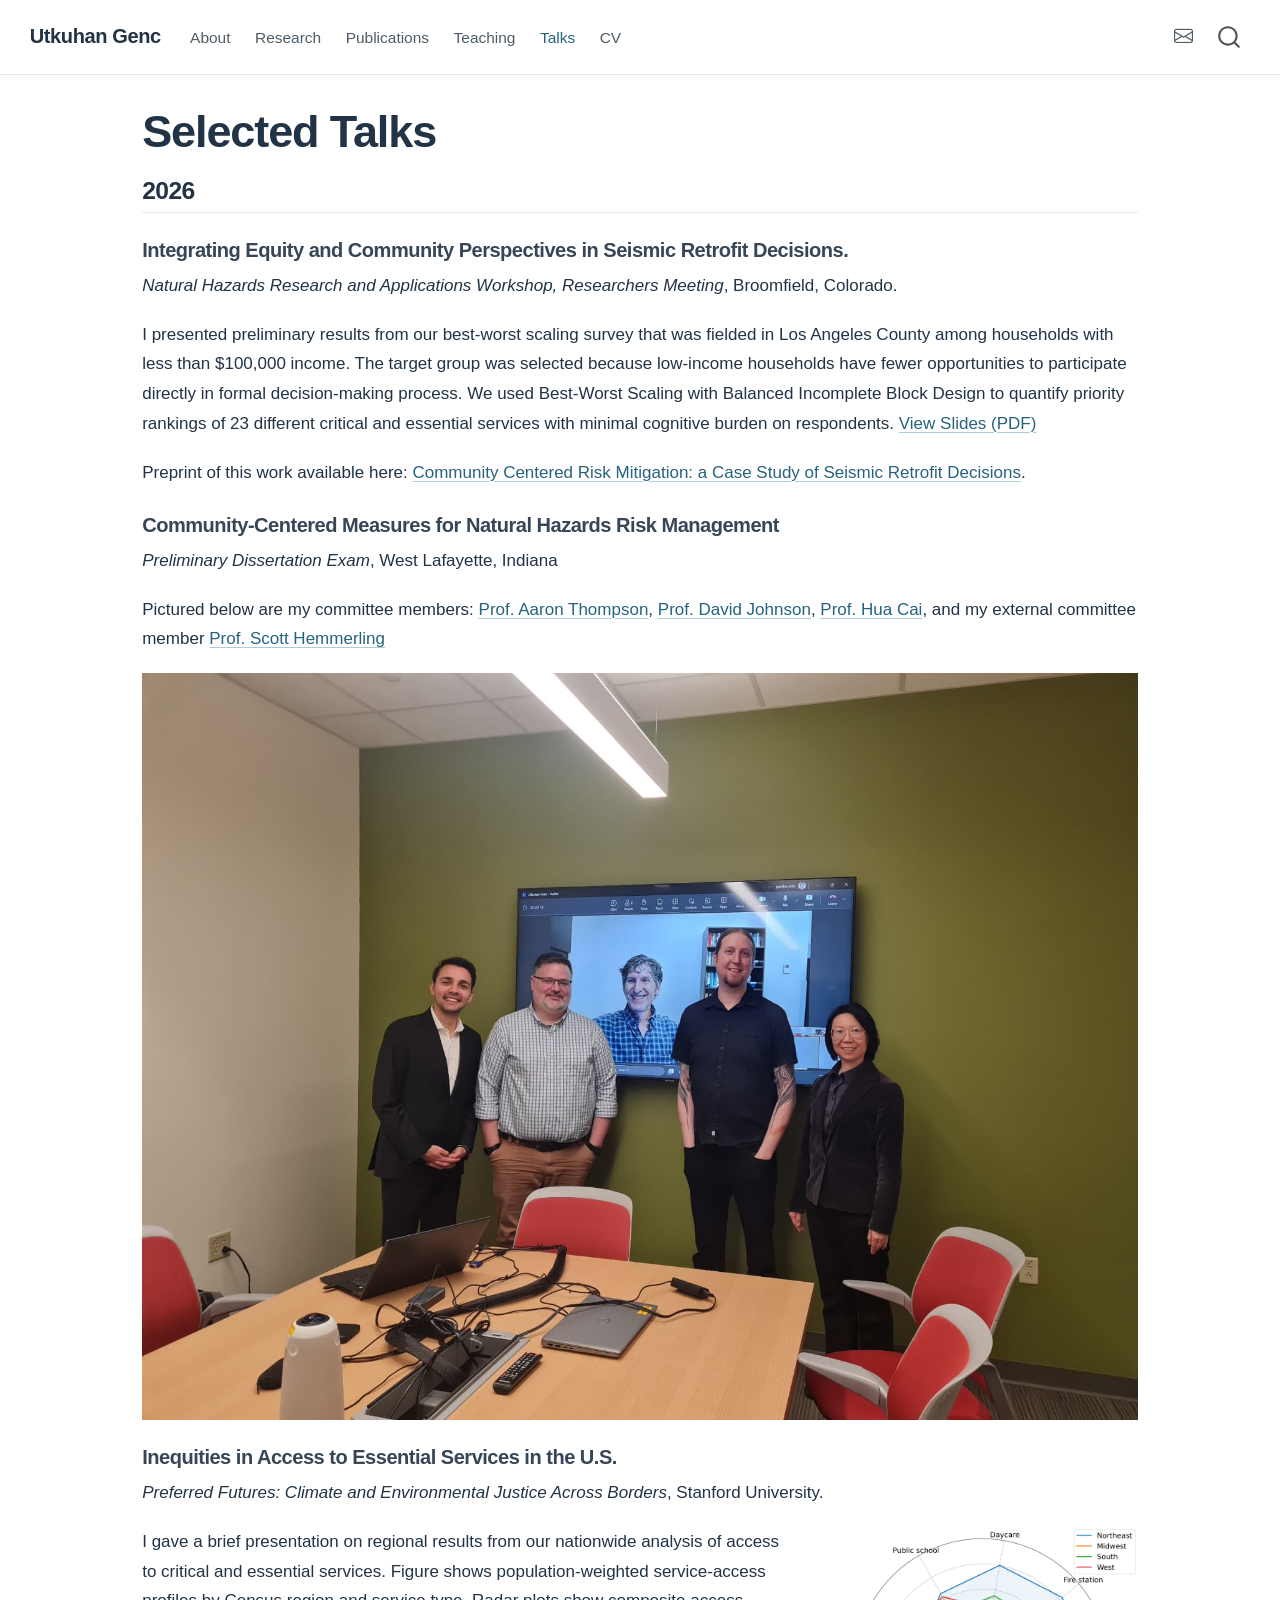
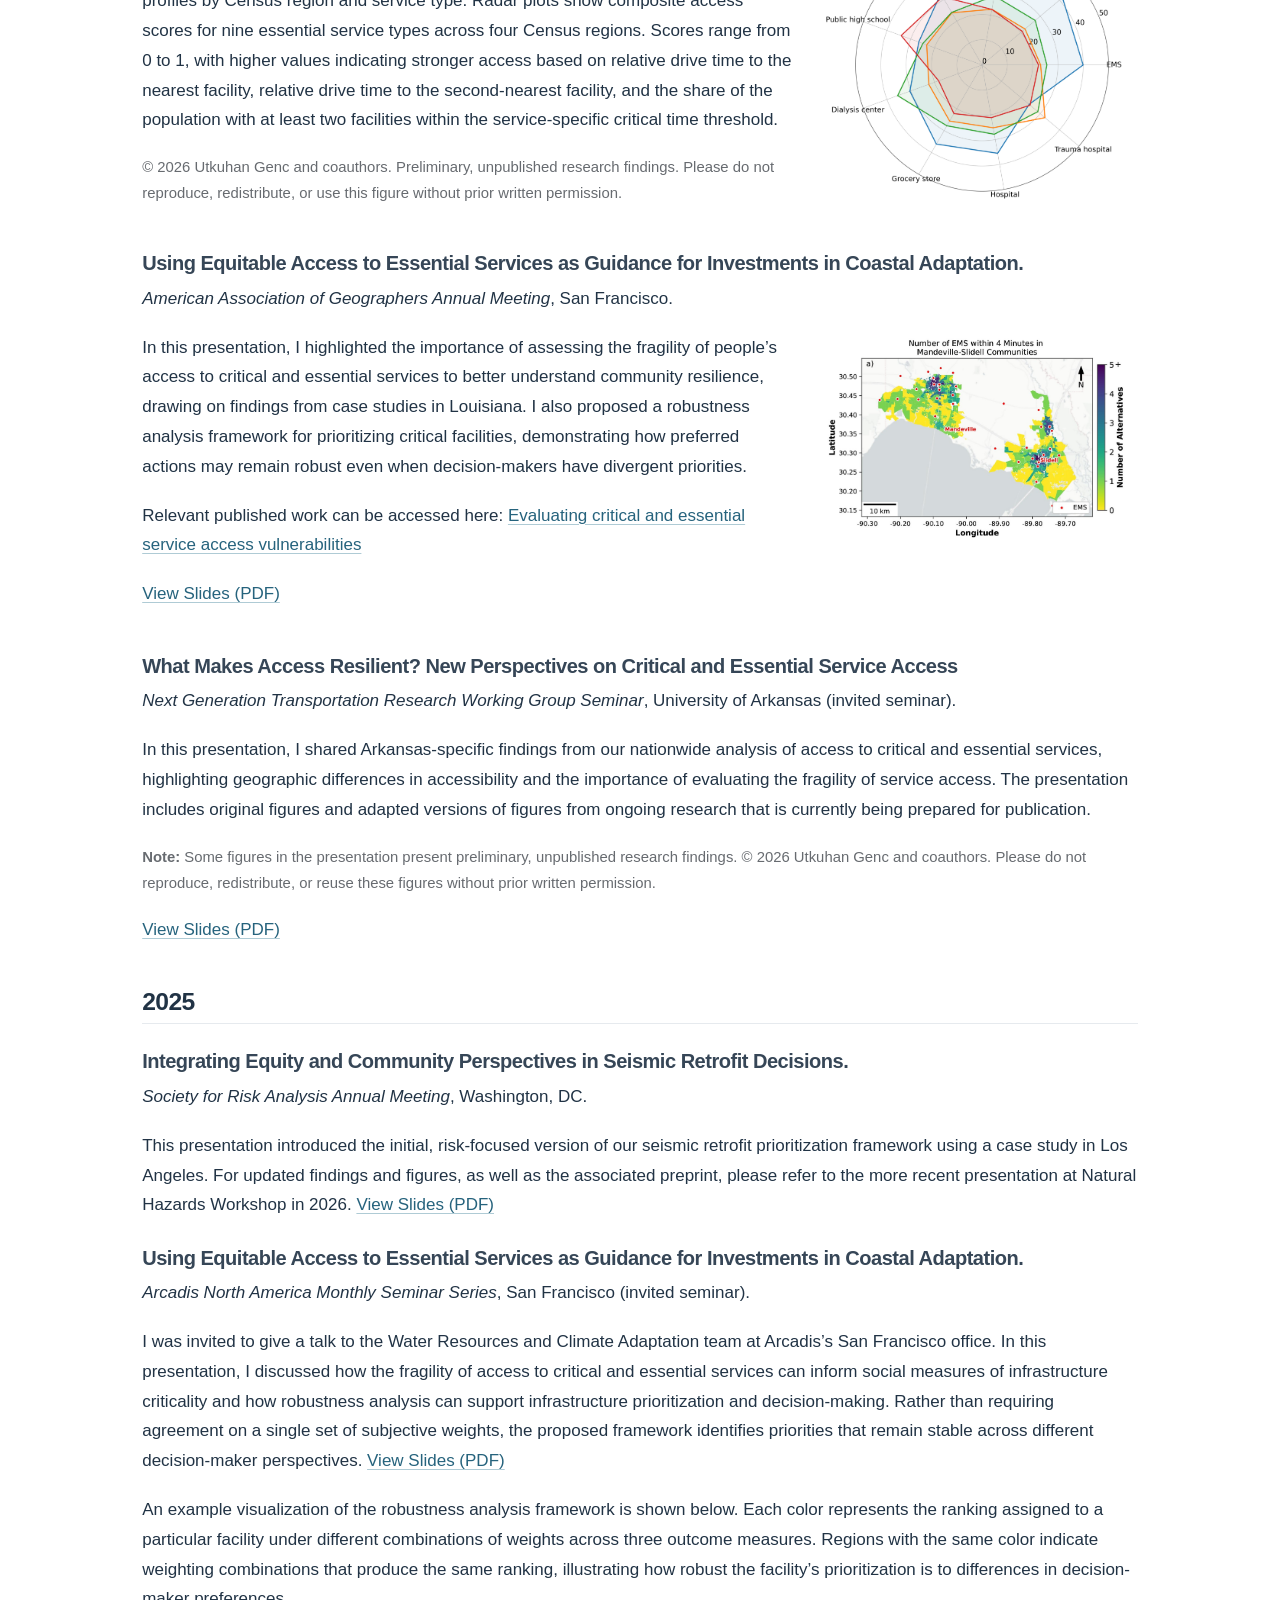
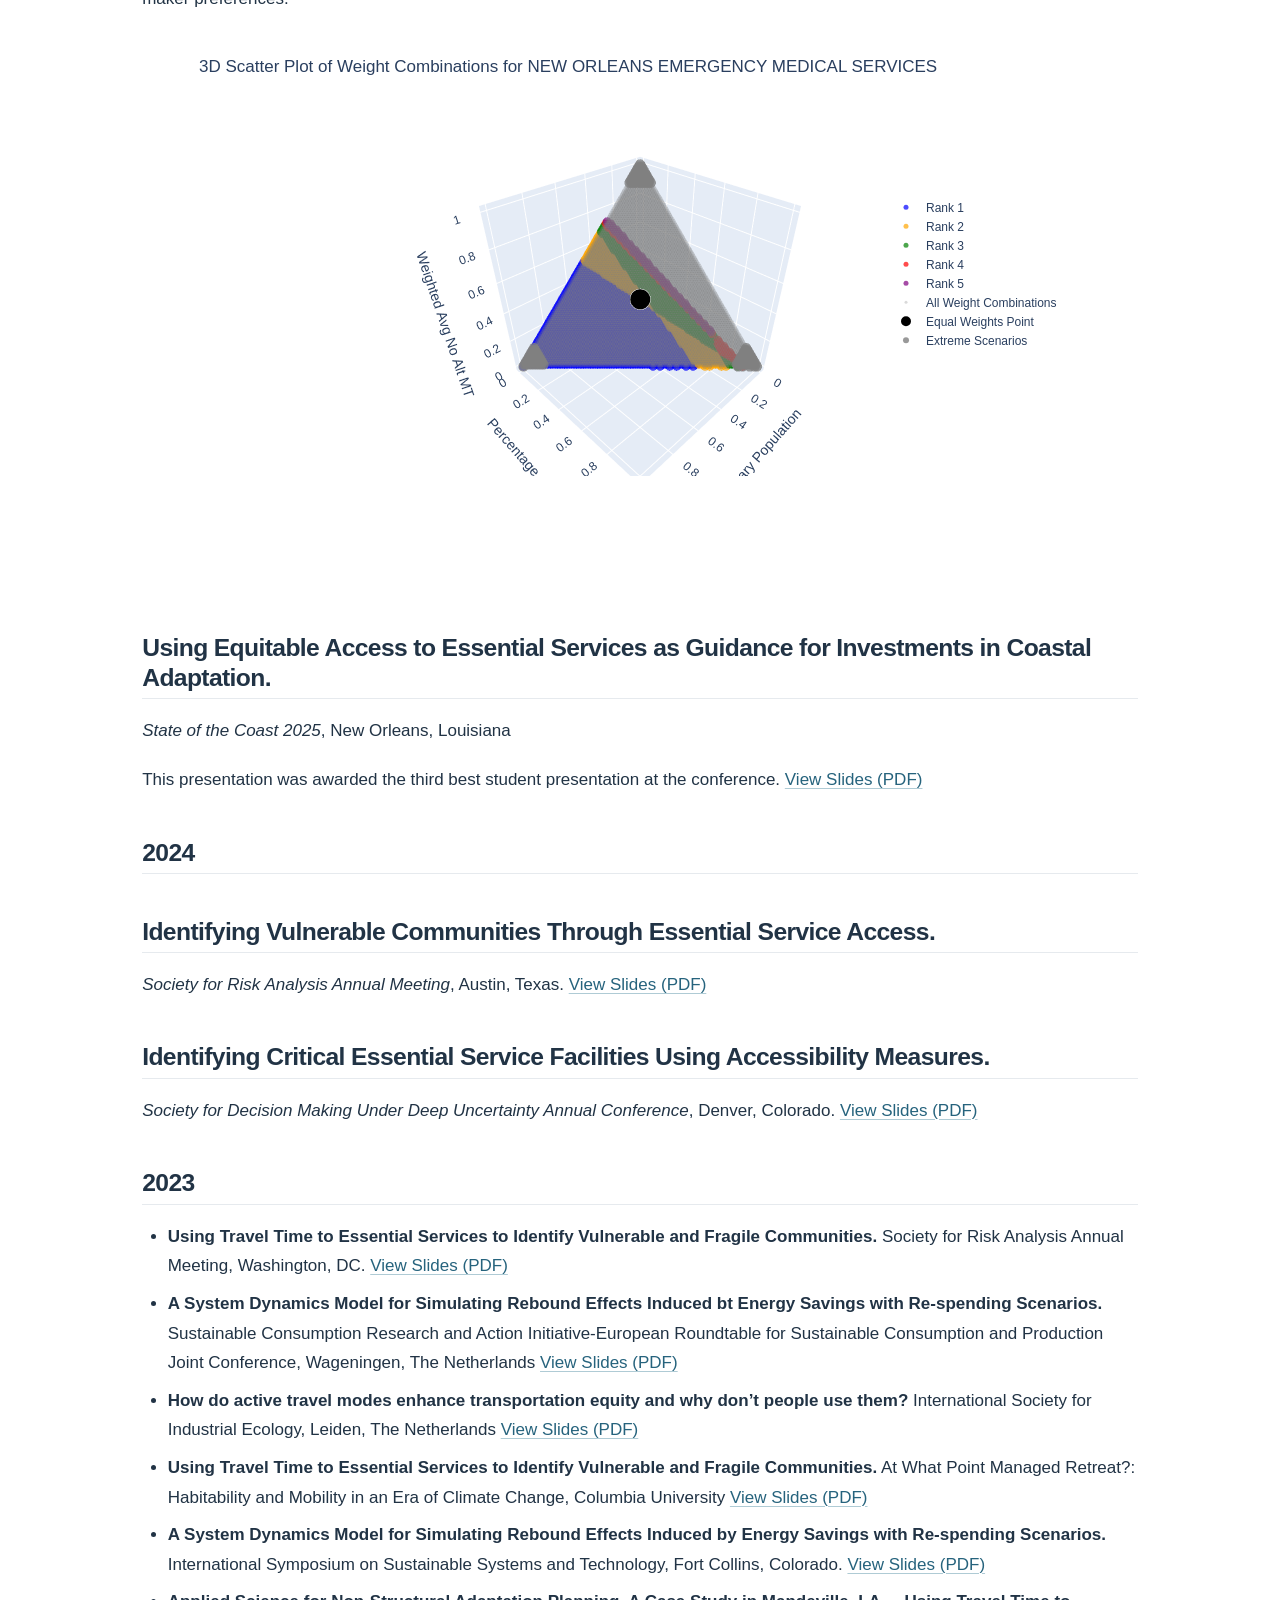
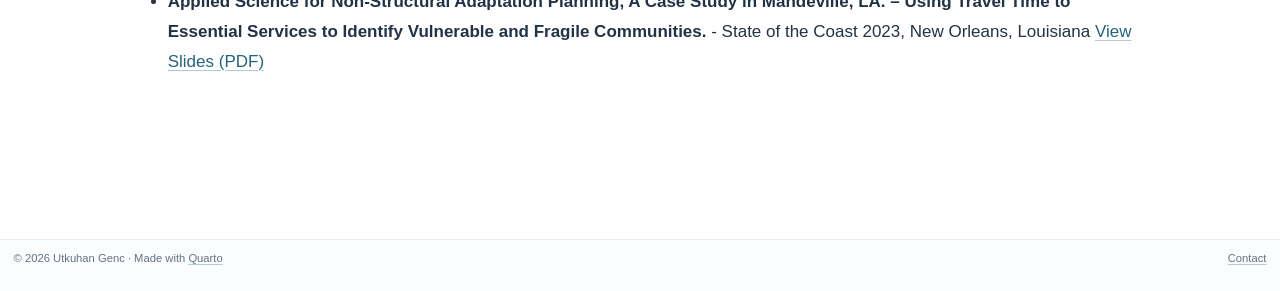
<file: docs/talks.html>
<!DOCTYPE html>
<html xmlns="http://www.w3.org/1999/xhtml" lang="en" xml:lang="en"><head>

<meta charset="utf-8">
<meta name="generator" content="quarto-1.10.19">

<meta name="viewport" content="width=device-width, initial-scale=1.0, user-scalable=yes">


<title>Selected Talks – Utkuhan Genc</title>
<style>
/* Default styles provided by pandoc.
** See https://pandoc.org/MANUAL.html#variables-for-html for config info.
*/
span.smallcaps{font-variant: small-caps;}
div.columns{display: flex; gap: 1.5em;}
div.column{flex: auto;}
@media screen {
div.columns{gap: min(4vw, 1.5em);}
div.column{overflow-x: auto;}
}
div.hanging-indent{margin-left: 1.5em; text-indent: -1.5em;}
ul.task-list{list-style: none;}
ul.task-list li input[type="checkbox"] {
  width: 0.8em;
  margin: 0 0.8em 0.2em -1em; /* quarto-specific, see https://github.com/quarto-dev/quarto-cli/issues/4556 */ 
  vertical-align: middle;
}
</style>


<script src="site_libs/quarto-nav/quarto-nav.js"></script>
<script src="site_libs/clipboard/clipboard.min.js"></script>
<script src="site_libs/quarto-search/autocomplete.umd.js"></script>
<script src="site_libs/quarto-search/fuse.min.js"></script>
<script src="site_libs/quarto-search/quarto-search.js"></script>
<meta name="quarto:offset" content="./">
<link href="./assets/favicon.svg" rel="icon" type="image/svg+xml">
<script src="site_libs/quarto-html/quarto.js" type="module"></script>
<script src="site_libs/quarto-html/tabsets/tabsets.js" type="module"></script>
<script src="site_libs/quarto-html/popper.min.js"></script>
<script src="site_libs/quarto-html/tippy.umd.min.js"></script>
<script src="site_libs/quarto-html/anchor.min.js"></script>
<link href="site_libs/quarto-html/tippy.css" rel="stylesheet">
<link href="site_libs/quarto-html/quarto-syntax-highlighting-bf27225e3a48a9273f3daa8f8e829971.css" rel="stylesheet" id="quarto-text-highlighting-styles">
<script src="site_libs/bootstrap/bootstrap.min.js"></script>
<link href="site_libs/bootstrap/bootstrap-icons.css" rel="stylesheet">
<link href="site_libs/bootstrap/bootstrap-73918528d146f353e8b3ee92580aeebc.min.css" rel="stylesheet" append-hash="true" id="quarto-bootstrap" data-mode="light">
<script id="quarto-search-options" type="application/json">{
  "location": "navbar",
  "copy-button": false,
  "collapse-after": 3,
  "panel-placement": "end",
  "type": "overlay",
  "limit": 50,
  "keyboard-shortcut": [
    "f",
    "/",
    "s"
  ],
  "show-item-context": false,
  "language": {
    "search-no-results-text": "No results",
    "search-matching-documents-text": "matching documents",
    "search-copy-link-title": "Copy link to search",
    "search-hide-matches-text": "Hide additional matches",
    "search-more-match-text": "more match in this document",
    "search-more-matches-text": "more matches in this document",
    "search-clear-button-title": "Clear",
    "search-text-placeholder": "",
    "search-detached-cancel-button-title": "Cancel",
    "search-submit-button-title": "Submit",
    "search-label": "Search"
  }
}</script>
<style>html{ scroll-behavior: smooth; }</style>


<link rel="stylesheet" href="styles.css">
</head>

<body class="nav-fixed fullcontent quarto-light">

<div id="quarto-search-results"></div>
  <header id="quarto-header" class="headroom fixed-top">
    <nav class="navbar navbar-expand-lg " data-bs-theme="dark">
      <div class="navbar-container container-fluid">
      <div class="navbar-brand-container mx-auto">
    <a class="navbar-brand" href="./index.html">
    <span class="navbar-title">Utkuhan Genc</span>
    </a>
  </div>
            <div id="quarto-search" class="" title="Search"></div>
          <button class="navbar-toggler" type="button" data-bs-toggle="collapse" data-bs-target="#navbarCollapse" aria-controls="navbarCollapse" role="menu" aria-expanded="false" aria-label="Toggle navigation" onclick="if (window.quartoToggleHeadroom) { window.quartoToggleHeadroom(); }">
  <span class="navbar-toggler-icon"></span>
</button>
          <div class="collapse navbar-collapse" id="navbarCollapse">
            <ul class="navbar-nav navbar-nav-scroll me-auto">
  <li class="nav-item">
    <a class="nav-link" href="./index.html"> 
<span class="menu-text">About</span></a>
  </li>  
  <li class="nav-item">
    <a class="nav-link" href="./research.html"> 
<span class="menu-text">Research</span></a>
  </li>  
  <li class="nav-item">
    <a class="nav-link" href="./publications.html"> 
<span class="menu-text">Publications</span></a>
  </li>  
  <li class="nav-item">
    <a class="nav-link" href="./teaching.html"> 
<span class="menu-text">Teaching</span></a>
  </li>  
  <li class="nav-item">
    <a class="nav-link active" href="./talks.html" aria-current="page"> 
<span class="menu-text">Talks</span></a>
  </li>  
  <li class="nav-item">
    <a class="nav-link" href="./cv.html"> 
<span class="menu-text">CV</span></a>
  </li>  
</ul>
            <ul class="navbar-nav navbar-nav-scroll ms-auto">
  <li class="nav-item compact">
    <a class="nav-link" href="mailto:ugenc@purdue.edu"> <i class="bi bi-envelope" role="img" aria-label="Email">
</i> 
<span class="menu-text"></span></a>
  </li>  
</ul>
          </div> <!-- /navcollapse -->
            <div class="quarto-navbar-tools">
</div>
      </div> <!-- /container-fluid -->
    </nav>
</header>
<!-- content -->
<div id="quarto-content" class="quarto-container page-columns page-rows-contents page-layout-article page-navbar">
<!-- sidebar -->
<!-- margin-sidebar -->
    
<!-- main -->
<main class="content" id="quarto-document-content">

<header id="title-block-header" class="quarto-title-block default">
<div class="quarto-title">
<h1 class="title">Selected Talks</h1>
</div>



<div class="quarto-title-meta">

    
  
    
  </div>
  


</header>


<section id="section" class="level2">
<h2 class="anchored" data-anchor-id="section">2026</h2>
<section id="integrating-equity-and-community-perspectives-in-seismic-retrofit-decisions." class="level3">
<h3 class="anchored" data-anchor-id="integrating-equity-and-community-perspectives-in-seismic-retrofit-decisions."><strong>Integrating Equity and Community Perspectives in Seismic Retrofit Decisions.</strong></h3>
<p><em>Natural Hazards Research and Applications Workshop, Researchers Meeting</em>, Broomfield, Colorado.</p>
<p>I presented preliminary results from our best-worst scaling survey that was fielded in Los Angeles County among households with less than $100,000 income. The target group was selected because low-income households have fewer opportunities to participate directly in formal decision-making process. We used Best-Worst Scaling with Balanced Incomplete Block Design to quantify priority rankings of 23 different critical and essential services with minimal cognitive burden on respondents. <a href="assets/slides/NHW_2026.pdf">View Slides (PDF)</a></p>
<p>Preprint of this work available here: <a href="https://papers.ssrn.com/sol3/papers.cfm?abstract_id=7629364">Community Centered Risk Mitigation: a Case Study of Seismic Retrofit Decisions</a>.</p>
</section>
<section id="community-centered-measures-for-natural-hazards-risk-management" class="level3">
<h3 class="anchored" data-anchor-id="community-centered-measures-for-natural-hazards-risk-management"><strong>Community-Centered Measures for Natural Hazards Risk Management</strong></h3>
<p><em>Preliminary Dissertation Exam</em>, West Lafayette, Indiana</p>
<p>Pictured below are my committee members: <a href="https://ag.purdue.edu/department/nres/faculty-research-areas/hort-department/aaron-thompson.html">Prof.&nbsp;Aaron Thompson</a>, <a href="https://engineering.purdue.edu/IE/people/ptProfile?resource_id=126281">Prof.&nbsp;David Johnson</a>, <a href="https://engineering.purdue.edu/IE/people/ptProfile?resource_id=126285">Prof.&nbsp;Hua Cai</a>, and my external committee member <a href="https://publichealth.lsuhsc.edu/people/faculty/faculty-list/hemmerling-scott.aspx">Prof.&nbsp;Scott Hemmerling</a></p>
<p><img src="assets/images/dissertation.jpeg" class="img-fluid" style="width:100.0%"></p>
</section>
<section id="inequities-in-access-to-essential-services-in-the-u.s." class="level3">
<h3 class="anchored" data-anchor-id="inequities-in-access-to-essential-services-in-the-u.s."><strong>Inequities in Access to Essential Services in the U.S.</strong></h3>
<p><em>Preferred Futures: Climate and Environmental Justice Across Borders</em>, Stanford University.</p>
<div class="grid">
<div class="g-col-12 g-col-md-8">
<p>I gave a brief presentation on regional results from our nationwide analysis of access to critical and essential services. Figure shows population-weighted service-access profiles by Census region and service type. Radar plots show composite access scores for nine essential service types across four Census regions. Scores range from 0 to 1, with higher values indicating stronger access based on relative drive time to the nearest facility, relative drive time to the second-nearest facility, and the share of the population with at least two facilities within the service-specific critical time threshold.</p>
<div class="text-muted small">
<p>© 2026 Utkuhan Genc and coauthors. Preliminary, unpublished research findings. Please do not reproduce, redistribute, or use this figure without prior written permission.</p>
</div>
</div>
<div class="g-col-12 g-col-md-4">
<p><img src="assets/images/radar_census_by_region.png" class="img-fluid" style="width:100.0%"></p>
</div>
</div>
</section>
<section id="using-equitable-access-to-essential-services-as-guidance-for-investments-in-coastal-adaptation." class="level3">
<h3 class="anchored" data-anchor-id="using-equitable-access-to-essential-services-as-guidance-for-investments-in-coastal-adaptation."><strong>Using Equitable Access to Essential Services as Guidance for Investments in Coastal Adaptation.</strong></h3>
<p><em>American Association of Geographers Annual Meeting</em>, San Francisco.</p>
<div class="grid">
<div class="g-col-12 g-col-md-8">
<p>In this presentation, I highlighted the importance of assessing the fragility of people’s access to critical and essential services to better understand community resilience, drawing on findings from case studies in Louisiana. I also proposed a robustness analysis framework for prioritizing critical facilities, demonstrating how preferred actions may remain robust even when decision-makers have divergent priorities.</p>
<p>Relevant published work can be accessed here: <a href="https://doi.org/10.1088/1748-9326/adee30">Evaluating critical and essential service access vulnerabilities</a></p>
<p><a href="assets/slides/AAG_2026.pdf">View Slides (PDF)</a></p>
</div>
<div class="g-col-12 g-col-md-4">
<p><img src="assets/images/ems-alt-slidell-mand.jpg" class="img-fluid" style="width:100.0%"></p>
</div>
</div>
</section>
<section id="what-makes-access-resilient-new-perspectives-on-critical-and-essential-service-access" class="level3">
<h3 class="anchored" data-anchor-id="what-makes-access-resilient-new-perspectives-on-critical-and-essential-service-access">What Makes Access Resilient? New Perspectives on Critical and Essential Service Access</h3>
<p><em>Next Generation Transportation Research Working Group Seminar</em>, University of Arkansas (invited seminar).</p>
<p>In this presentation, I shared Arkansas-specific findings from our nationwide analysis of access to critical and essential services, highlighting geographic differences in accessibility and the importance of evaluating the fragility of service access. The presentation includes original figures and adapted versions of figures from ongoing research that is currently being prepared for publication.</p>
<div class="text-muted small">
<p><strong>Note:</strong> Some figures in the presentation present preliminary, unpublished research findings. © 2026 Utkuhan Genc and coauthors. Please do not reproduce, redistribute, or reuse these figures without prior written permission.</p>
</div>
<p><a href="assets/slides/UA_2026.pdf">View Slides (PDF)</a></p>
</section>
</section>
<section id="section-1" class="level2">
<h2 class="anchored" data-anchor-id="section-1">2025</h2>
<section id="integrating-equity-and-community-perspectives-in-seismic-retrofit-decisions.-1" class="level3">
<h3 class="anchored" data-anchor-id="integrating-equity-and-community-perspectives-in-seismic-retrofit-decisions.-1"><strong>Integrating Equity and Community Perspectives in Seismic Retrofit Decisions.</strong></h3>
<p><em>Society for Risk Analysis Annual Meeting</em>, Washington, DC.</p>
<p>This presentation introduced the initial, risk-focused version of our seismic retrofit prioritization framework using a case study in Los Angeles. For updated findings and figures, as well as the associated preprint, please refer to the more recent presentation at Natural Hazards Workshop in 2026. <a href="assets/slides/SRA_2025_Seismic_Risk.pdf">View Slides (PDF)</a></p>
</section>
<section id="using-equitable-access-to-essential-services-as-guidance-for-investments-in-coastal-adaptation.-1" class="level3">
<h3 class="anchored" data-anchor-id="using-equitable-access-to-essential-services-as-guidance-for-investments-in-coastal-adaptation.-1"><strong>Using Equitable Access to Essential Services as Guidance for Investments in Coastal Adaptation.</strong></h3>
<p><em>Arcadis North America Monthly Seminar Series</em>, San Francisco (invited seminar).</p>
<p>I was invited to give a talk to the Water Resources and Climate Adaptation team at Arcadis’s San Francisco office. In this presentation, I discussed how the fragility of access to critical and essential services can inform social measures of infrastructure criticality and how robustness analysis can support infrastructure prioritization and decision-making. Rather than requiring agreement on a single set of subjective weights, the proposed framework identifies priorities that remain stable across different decision-maker perspectives. <a href="assets/slides/Arcadis_2025.pdf">View Slides (PDF)</a></p>
<p>An example visualization of the robustness analysis framework is shown below. Each color represents the ranking assigned to a particular facility under different combinations of weights across three outcome measures. Regions with the same color indicate weighting combinations that produce the same ranking, illustrating how robust the facility’s prioritization is to differences in decision-maker preferences. <iframe src="assets/images/robustness1.html" width="100%" height="550" style="border: none;" title="Interactive essential service accessibility figure"> </iframe></p>
</section>
</section>
<section id="using-equitable-access-to-essential-services-as-guidance-for-investments-in-coastal-adaptation.-2" class="level2">
<h2 class="anchored" data-anchor-id="using-equitable-access-to-essential-services-as-guidance-for-investments-in-coastal-adaptation.-2"><strong>Using Equitable Access to Essential Services as Guidance for Investments in Coastal Adaptation.</strong></h2>
<p><em>State of the Coast 2025</em>, New Orleans, Louisiana</p>
<p>This presentation was awarded the third best student presentation at the conference. <a href="assets/slides/SOC_2025.pdf">View Slides (PDF)</a></p>
</section>
<section id="section-2" class="level2">
<h2 class="anchored" data-anchor-id="section-2">2024</h2>
</section>
<section id="identifying-vulnerable-communities-through-essential-service-access." class="level2">
<h2 class="anchored" data-anchor-id="identifying-vulnerable-communities-through-essential-service-access."><strong>Identifying Vulnerable Communities Through Essential Service Access.</strong></h2>
<p><em>Society for Risk Analysis Annual Meeting</em>, Austin, Texas. <a href="assets/slides/SRA_2024.pdf">View Slides (PDF)</a></p>
</section>
<section id="identifying-critical-essential-service-facilities-using-accessibility-measures." class="level2">
<h2 class="anchored" data-anchor-id="identifying-critical-essential-service-facilities-using-accessibility-measures."><strong>Identifying Critical Essential Service Facilities Using Accessibility Measures.</strong></h2>
<p><em>Society for Decision Making Under Deep Uncertainty Annual Conference</em>, Denver, Colorado. <a href="assets/slides/DMDU_2024.pdf">View Slides (PDF)</a></p>
</section>
<section id="section-3" class="level2">
<h2 class="anchored" data-anchor-id="section-3">2023</h2>
<ul>
<li><strong>Using Travel Time to Essential Services to Identify Vulnerable and Fragile Communities.</strong> Society for Risk Analysis Annual Meeting, Washington, DC. <a href="assets/slides/SRA_2023.pdf">View Slides (PDF)</a></li>
<li><strong>A System Dynamics Model for Simulating Rebound Effects Induced bt Energy Savings with Re-spending Scenarios.</strong> Sustainable Consumption Research and Action Initiative-European Roundtable for Sustainable Consumption and Production Joint Conference, Wageningen, The Netherlands <a href="assets/slides/SCP_2023.pdf">View Slides (PDF)</a></li>
<li><strong>How do active travel modes enhance transportation equity and why don’t people use them?</strong> International Society for Industrial Ecology, Leiden, The Netherlands <a href="assets/slides/ISIE_2023.pdf">View Slides (PDF)</a></li>
<li><strong>Using Travel Time to Essential Services to Identify Vulnerable and Fragile Communities.</strong> At What Point Managed Retreat?: Habitability and Mobility in an Era of Climate Change, Columbia University <a href="assets/slides/MR_2023.pdf">View Slides (PDF)</a></li>
<li><strong>A System Dynamics Model for Simulating Rebound Effects Induced by Energy Savings with Re-spending Scenarios.</strong> International Symposium on Sustainable Systems and Technology, Fort Collins, Colorado. <a href="assets/slides/ISSST_2023.pdf">View Slides (PDF)</a></li>
<li><strong>Applied Science for Non-Structural Adaptation Planning, A Case Study in Mandeville, LA. – Using Travel Time to Essential Services to Identify Vulnerable and Fragile Communities.</strong> - State of the Coast 2023, New Orleans, Louisiana <a href="assets/slides/SOC_2023.pdf">View Slides (PDF)</a></li>
</ul>


</section>

</main> <!-- /main -->
<script id="quarto-html-after-body" type="application/javascript">
  window.document.addEventListener("DOMContentLoaded", function (event) {
    const icon = "";
    const anchorJS = new window.AnchorJS();
    anchorJS.options = {
      placement: 'right',
      icon: icon
    };
    anchorJS.add('.anchored');
    const isCodeAnnotation = (el) => {
      for (const clz of el.classList) {
        if (clz.startsWith('code-annotation-')) {                     
          return true;
        }
      }
      return false;
    }
    const onCopySuccess = function(e) {
      // button target
      const button = e.trigger;
      // don't keep focus
      button.blur();
      // flash "checked"
      button.classList.add('code-copy-button-checked');
      var currentTitle = button.getAttribute("title");
      button.setAttribute("title", "Copied!");
      let tooltip;
      if (window.bootstrap) {
        button.setAttribute("data-bs-toggle", "tooltip");
        button.setAttribute("data-bs-placement", "left");
        button.setAttribute("data-bs-title", "Copied!");
        tooltip = new bootstrap.Tooltip(button, 
          { trigger: "manual", 
            customClass: "code-copy-button-tooltip",
            offset: [0, -8]});
        tooltip.show();    
      }
      setTimeout(function() {
        if (tooltip) {
          tooltip.hide();
          button.removeAttribute("data-bs-title");
          button.removeAttribute("data-bs-toggle");
          button.removeAttribute("data-bs-placement");
        }
        button.setAttribute("title", currentTitle);
        button.classList.remove('code-copy-button-checked');
      }, 1000);
      // clear code selection
      e.clearSelection();
    }
    const getTextToCopy = function(trigger) {
      const outerScaffold = trigger.parentElement.cloneNode(true);
      const codeEl = outerScaffold.querySelector('code');
      for (const childEl of codeEl.children) {
        if (isCodeAnnotation(childEl)) {
          childEl.remove();
        }
      }
      return codeEl.innerText;
    }
    const clipboard = new window.ClipboardJS('.code-copy-button:not([data-in-quarto-modal])', {
      text: getTextToCopy
    });
    clipboard.on('success', onCopySuccess);
    if (window.document.getElementById('quarto-embedded-source-code-modal')) {
      const clipboardModal = new window.ClipboardJS('.code-copy-button[data-in-quarto-modal]', {
        text: getTextToCopy,
        container: window.document.getElementById('quarto-embedded-source-code-modal')
      });
      clipboardModal.on('success', onCopySuccess);
    }
      var localhostRegex = new RegExp(/^(?:http|https):\/\/localhost\:?[0-9]*\//);
      var mailtoRegex = new RegExp(/^mailto:/);
        var filterRegex = new RegExp('/' + window.location.host + '/');
      var isInternal = (href) => {
          return filterRegex.test(href) || localhostRegex.test(href) || mailtoRegex.test(href);
      }
      // Inspect non-navigation links and adorn them if external
     var links = window.document.querySelectorAll('a[href]:not(.nav-link):not(.navbar-brand):not(.toc-action):not(.sidebar-link):not(.sidebar-item-toggle):not(.pagination-link):not(.no-external):not([aria-hidden]):not(.dropdown-item):not(.quarto-navigation-tool):not(.about-link)');
      for (var i=0; i<links.length; i++) {
        const link = links[i];
        if (!isInternal(link.href)) {
          // undo the damage that might have been done by quarto-nav.js in the case of
          // links that we want to consider external
          if (link.dataset.originalHref !== undefined) {
            link.href = link.dataset.originalHref;
          }
            // target, if specified
            link.setAttribute("target", "_blank");
            if (link.getAttribute("rel") === null) {
              link.setAttribute("rel", "noopener");
            }
        }
      }
    function tippyHover(el, contentFn, onTriggerFn, onUntriggerFn) {
      const config = {
        allowHTML: true,
        maxWidth: 500,
        delay: 100,
        arrow: false,
        appendTo: function(el) {
            return el.parentElement;
        },
        interactive: true,
        interactiveBorder: 10,
        theme: 'quarto',
        placement: 'bottom-start',
      };
      if (contentFn) {
        config.content = contentFn;
      }
      if (onTriggerFn) {
        config.onTrigger = onTriggerFn;
      }
      if (onUntriggerFn) {
        config.onUntrigger = onUntriggerFn;
      }
      window.tippy(el, config); 
    }
    const noterefs = window.document.querySelectorAll('a[role="doc-noteref"]');
    for (var i=0; i<noterefs.length; i++) {
      const ref = noterefs[i];
      tippyHover(ref, function() {
        // use id or data attribute instead here
        let href = ref.getAttribute('data-footnote-href') || ref.getAttribute('href');
        try { href = new URL(href).hash; } catch {}
        const id = href.replace(/^#\/?/, "");
        const note = window.document.getElementById(id);
        if (note) {
          return note.innerHTML;
        } else {
          return "";
        }
      });
    }
    const xrefs = window.document.querySelectorAll('a.quarto-xref');
    const processXRef = (id, note) => {
      // Strip column container classes
      const stripColumnClz = (el) => {
        el.classList.remove("page-full", "page-columns");
        if (el.children) {
          for (const child of el.children) {
            stripColumnClz(child);
          }
        }
      }
      stripColumnClz(note)
      if (id === null || id.startsWith('sec-')) {
        // Special case sections, only their first couple elements
        const container = document.createElement("div");
        if (note.children && note.children.length > 2) {
          container.appendChild(note.children[0].cloneNode(true));
          for (let i = 1; i < note.children.length; i++) {
            const child = note.children[i];
            if (child.tagName === "P" && child.innerText === "") {
              continue;
            } else {
              container.appendChild(child.cloneNode(true));
              break;
            }
          }
          if (window.Quarto?.typesetMath) {
            window.Quarto.typesetMath(container);
          }
          return container.innerHTML
        } else {
          if (window.Quarto?.typesetMath) {
            window.Quarto.typesetMath(note);
          }
          return note.innerHTML;
        }
      } else {
        // Remove any anchor links if they are present
        const anchorLink = note.querySelector('a.anchorjs-link');
        if (anchorLink) {
          anchorLink.remove();
        }
        if (window.Quarto?.typesetMath) {
          window.Quarto.typesetMath(note);
        }
        if (note.classList.contains("callout")) {
          return note.outerHTML;
        } else {
          return note.innerHTML;
        }
      }
    }
    for (var i=0; i<xrefs.length; i++) {
      const xref = xrefs[i];
      tippyHover(xref, undefined, function(instance) {
        instance.disable();
        let url = xref.getAttribute('href');
        let hash = undefined; 
        if (url.startsWith('#')) {
          hash = url;
        } else {
          try { hash = new URL(url).hash; } catch {}
        }
        if (hash) {
          const id = hash.replace(/^#\/?/, "");
          const note = window.document.getElementById(id);
          if (note !== null) {
            try {
              const html = processXRef(id, note.cloneNode(true));
              instance.setContent(html);
            } finally {
              instance.enable();
              instance.show();
            }
          } else {
            // See if we can fetch this
            fetch(url.split('#')[0])
            .then(res => res.text())
            .then(html => {
              const parser = new DOMParser();
              const htmlDoc = parser.parseFromString(html, "text/html");
              const note = htmlDoc.getElementById(id);
              if (note !== null) {
                const html = processXRef(id, note);
                instance.setContent(html);
              } 
            }).finally(() => {
              instance.enable();
              instance.show();
            });
          }
        } else {
          // See if we can fetch a full url (with no hash to target)
          // This is a special case and we should probably do some content thinning / targeting
          fetch(url)
          .then(res => res.text())
          .then(html => {
            const parser = new DOMParser();
            const htmlDoc = parser.parseFromString(html, "text/html");
            const note = htmlDoc.querySelector('main.content');
            if (note !== null) {
              // This should only happen for chapter cross references
              // (since there is no id in the URL)
              // remove the first header
              if (note.children.length > 0 && note.children[0].tagName === "HEADER") {
                note.children[0].remove();
              }
              const html = processXRef(null, note);
              instance.setContent(html);
            } 
          }).finally(() => {
            instance.enable();
            instance.show();
          });
        }
      }, function(instance) {
      });
    }
        let selectedAnnoteEl;
        const selectorForAnnotation = ( cell, annotation) => {
          let cellAttr = 'data-code-cell="' + cell + '"';
          let lineAttr = 'data-code-annotation="' +  annotation + '"';
          const selector = 'span[' + cellAttr + '][' + lineAttr + ']';
          return selector;
        }
        const selectCodeLines = (annoteEl) => {
          const doc = window.document;
          const targetCell = annoteEl.getAttribute("data-target-cell");
          const targetAnnotation = annoteEl.getAttribute("data-target-annotation");
          const annoteSpan = window.document.querySelector(selectorForAnnotation(targetCell, targetAnnotation));
          const lines = annoteSpan.getAttribute("data-code-lines").split(",");
          const lineIds = lines.map((line) => {
            return targetCell + "-" + line;
          })
          let top = null;
          let height = null;
          let parent = null;
          if (lineIds.length > 0) {
              //compute the position of the single el (top and bottom and make a div)
              const el = window.document.getElementById(lineIds[0]);
              top = el.offsetTop;
              height = el.offsetHeight;
              parent = el.parentElement.parentElement;
            if (lineIds.length > 1) {
              const lastEl = window.document.getElementById(lineIds[lineIds.length - 1]);
              const bottom = lastEl.offsetTop + lastEl.offsetHeight;
              height = bottom - top;
            }
            if (top !== null && height !== null && parent !== null) {
              // cook up a div (if necessary) and position it 
              let div = window.document.getElementById("code-annotation-line-highlight");
              if (div === null) {
                div = window.document.createElement("div");
                div.setAttribute("id", "code-annotation-line-highlight");
                div.style.position = 'absolute';
                parent.appendChild(div);
              }
              div.style.top = top - 2 + "px";
              div.style.height = height + 4 + "px";
              div.style.left = 0;
              let gutterDiv = window.document.getElementById("code-annotation-line-highlight-gutter");
              if (gutterDiv === null) {
                gutterDiv = window.document.createElement("div");
                gutterDiv.setAttribute("id", "code-annotation-line-highlight-gutter");
                gutterDiv.style.position = 'absolute';
                const codeCell = window.document.getElementById(targetCell);
                const gutter = codeCell.querySelector('.code-annotation-gutter');
                gutter.appendChild(gutterDiv);
              }
              gutterDiv.style.top = top - 2 + "px";
              gutterDiv.style.height = height + 4 + "px";
            }
            selectedAnnoteEl = annoteEl;
          }
        };
        const unselectCodeLines = () => {
          const elementsIds = ["code-annotation-line-highlight", "code-annotation-line-highlight-gutter"];
          elementsIds.forEach((elId) => {
            const div = window.document.getElementById(elId);
            if (div) {
              div.remove();
            }
          });
          selectedAnnoteEl = undefined;
        };
          // Handle positioning of the toggle
      window.addEventListener(
        "resize",
        throttle(() => {
          elRect = undefined;
          if (selectedAnnoteEl) {
            selectCodeLines(selectedAnnoteEl);
          }
        }, 10)
      );
      function throttle(fn, ms) {
      let throttle = false;
      let timer;
        return (...args) => {
          if(!throttle) { // first call gets through
              fn.apply(this, args);
              throttle = true;
          } else { // all the others get throttled
              if(timer) clearTimeout(timer); // cancel #2
              timer = setTimeout(() => {
                fn.apply(this, args);
                timer = throttle = false;
              }, ms);
          }
        };
      }
        // Attach click handler to the DT
        const annoteDls = window.document.querySelectorAll('dt[data-target-cell]');
        for (const annoteDlNode of annoteDls) {
          annoteDlNode.addEventListener('click', (event) => {
            const clickedEl = event.target;
            if (clickedEl !== selectedAnnoteEl) {
              unselectCodeLines();
              const activeEl = window.document.querySelector('dt[data-target-cell].code-annotation-active');
              if (activeEl) {
                activeEl.classList.remove('code-annotation-active');
              }
              selectCodeLines(clickedEl);
              clickedEl.classList.add('code-annotation-active');
            } else {
              // Unselect the line
              unselectCodeLines();
              clickedEl.classList.remove('code-annotation-active');
            }
          });
        }
    const findCites = (el) => {
      const parentEl = el.parentElement;
      if (parentEl) {
        const cites = parentEl.dataset.cites;
        if (cites) {
          return {
            el,
            cites: cites.split(' ')
          };
        } else {
          return findCites(el.parentElement)
        }
      } else {
        return undefined;
      }
    };
    var bibliorefs = window.document.querySelectorAll('a[role="doc-biblioref"]');
    for (var i=0; i<bibliorefs.length; i++) {
      const ref = bibliorefs[i];
      const citeInfo = findCites(ref);
      if (citeInfo) {
        tippyHover(citeInfo.el, function() {
          var popup = window.document.createElement('div');
          citeInfo.cites.forEach(function(cite) {
            var citeDiv = window.document.createElement('div');
            citeDiv.classList.add('hanging-indent');
            citeDiv.classList.add('csl-entry');
            var biblioDiv = window.document.getElementById('ref-' + cite);
            if (biblioDiv) {
              citeDiv.innerHTML = biblioDiv.innerHTML;
            }
            popup.appendChild(citeDiv);
          });
          return popup.innerHTML;
        });
      }
    }
  });
  </script>
</div> <!-- /content -->
<footer class="footer">
  <div class="nav-footer">
    <div class="nav-footer-left">
<p>© 2026 Utkuhan Genc · Made with <a href="https://quarto.org/">Quarto</a></p>
</div>   
    <div class="nav-footer-center">
      &nbsp;
    </div>
    <div class="nav-footer-right">
<p><a href="mailto:ugenc@purdue.edu">Contact</a></p>
</div>
  </div>
</footer>




<script src="site_libs/quarto-html/zenscroll-min.js"></script>
</body></html>
</file>
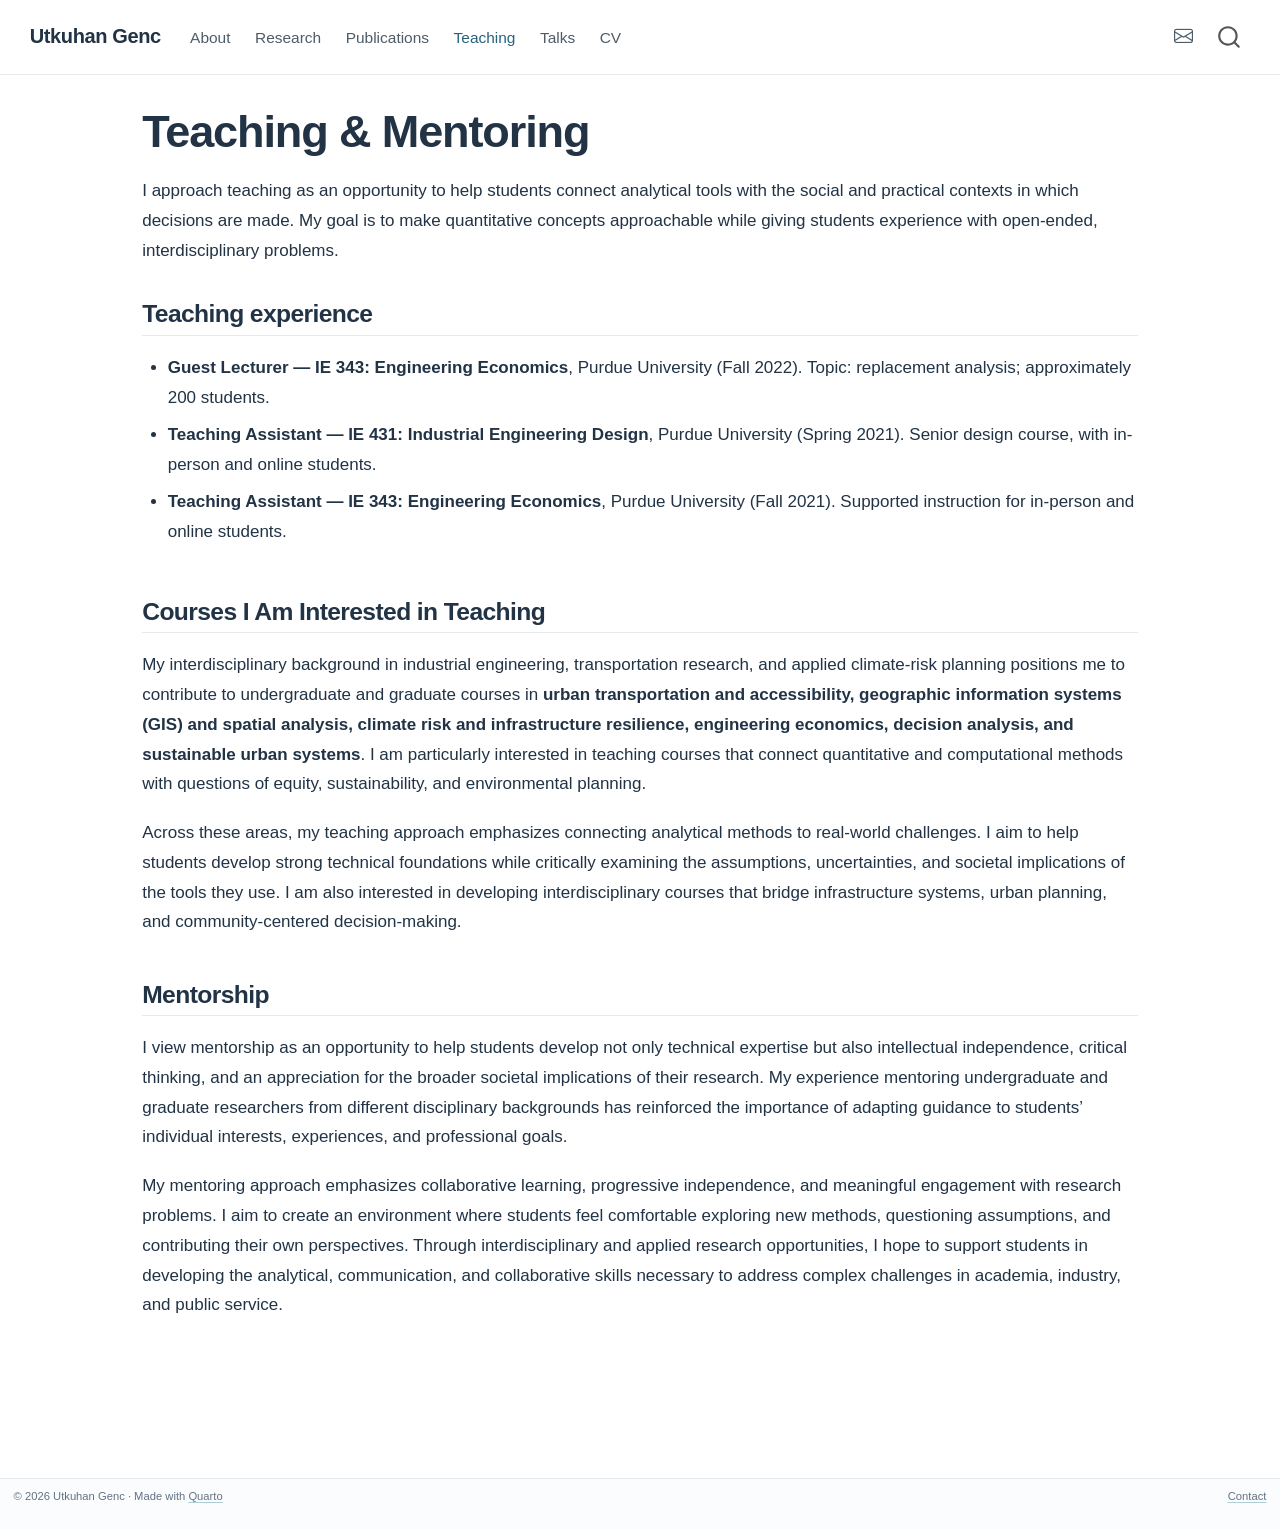
<file: docs/teaching.html>
<!DOCTYPE html>
<html xmlns="http://www.w3.org/1999/xhtml" lang="en" xml:lang="en"><head>

<meta charset="utf-8">
<meta name="generator" content="quarto-1.10.19">

<meta name="viewport" content="width=device-width, initial-scale=1.0, user-scalable=yes">


<title>Teaching &amp; Mentoring – Utkuhan Genc</title>
<style>
/* Default styles provided by pandoc.
** See https://pandoc.org/MANUAL.html#variables-for-html for config info.
*/
span.smallcaps{font-variant: small-caps;}
div.columns{display: flex; gap: 1.5em;}
div.column{flex: auto;}
@media screen {
div.columns{gap: min(4vw, 1.5em);}
div.column{overflow-x: auto;}
}
div.hanging-indent{margin-left: 1.5em; text-indent: -1.5em;}
ul.task-list{list-style: none;}
ul.task-list li input[type="checkbox"] {
  width: 0.8em;
  margin: 0 0.8em 0.2em -1em; /* quarto-specific, see https://github.com/quarto-dev/quarto-cli/issues/4556 */ 
  vertical-align: middle;
}
</style>


<script src="site_libs/quarto-nav/quarto-nav.js"></script>
<script src="site_libs/clipboard/clipboard.min.js"></script>
<script src="site_libs/quarto-search/autocomplete.umd.js"></script>
<script src="site_libs/quarto-search/fuse.min.js"></script>
<script src="site_libs/quarto-search/quarto-search.js"></script>
<meta name="quarto:offset" content="./">
<link href="./assets/favicon.svg" rel="icon" type="image/svg+xml">
<script src="site_libs/quarto-html/quarto.js" type="module"></script>
<script src="site_libs/quarto-html/tabsets/tabsets.js" type="module"></script>
<script src="site_libs/quarto-html/popper.min.js"></script>
<script src="site_libs/quarto-html/tippy.umd.min.js"></script>
<script src="site_libs/quarto-html/anchor.min.js"></script>
<link href="site_libs/quarto-html/tippy.css" rel="stylesheet">
<link href="site_libs/quarto-html/quarto-syntax-highlighting-bf27225e3a48a9273f3daa8f8e829971.css" rel="stylesheet" id="quarto-text-highlighting-styles">
<script src="site_libs/bootstrap/bootstrap.min.js"></script>
<link href="site_libs/bootstrap/bootstrap-icons.css" rel="stylesheet">
<link href="site_libs/bootstrap/bootstrap-73918528d146f353e8b3ee92580aeebc.min.css" rel="stylesheet" append-hash="true" id="quarto-bootstrap" data-mode="light">
<script id="quarto-search-options" type="application/json">{
  "location": "navbar",
  "copy-button": false,
  "collapse-after": 3,
  "panel-placement": "end",
  "type": "overlay",
  "limit": 50,
  "keyboard-shortcut": [
    "f",
    "/",
    "s"
  ],
  "show-item-context": false,
  "language": {
    "search-no-results-text": "No results",
    "search-matching-documents-text": "matching documents",
    "search-copy-link-title": "Copy link to search",
    "search-hide-matches-text": "Hide additional matches",
    "search-more-match-text": "more match in this document",
    "search-more-matches-text": "more matches in this document",
    "search-clear-button-title": "Clear",
    "search-text-placeholder": "",
    "search-detached-cancel-button-title": "Cancel",
    "search-submit-button-title": "Submit",
    "search-label": "Search"
  }
}</script>
<style>html{ scroll-behavior: smooth; }</style>


<link rel="stylesheet" href="styles.css">
</head>

<body class="nav-fixed fullcontent quarto-light">

<div id="quarto-search-results"></div>
  <header id="quarto-header" class="headroom fixed-top">
    <nav class="navbar navbar-expand-lg " data-bs-theme="dark">
      <div class="navbar-container container-fluid">
      <div class="navbar-brand-container mx-auto">
    <a class="navbar-brand" href="./index.html">
    <span class="navbar-title">Utkuhan Genc</span>
    </a>
  </div>
            <div id="quarto-search" class="" title="Search"></div>
          <button class="navbar-toggler" type="button" data-bs-toggle="collapse" data-bs-target="#navbarCollapse" aria-controls="navbarCollapse" role="menu" aria-expanded="false" aria-label="Toggle navigation" onclick="if (window.quartoToggleHeadroom) { window.quartoToggleHeadroom(); }">
  <span class="navbar-toggler-icon"></span>
</button>
          <div class="collapse navbar-collapse" id="navbarCollapse">
            <ul class="navbar-nav navbar-nav-scroll me-auto">
  <li class="nav-item">
    <a class="nav-link" href="./index.html"> 
<span class="menu-text">About</span></a>
  </li>  
  <li class="nav-item">
    <a class="nav-link" href="./research.html"> 
<span class="menu-text">Research</span></a>
  </li>  
  <li class="nav-item">
    <a class="nav-link" href="./publications.html"> 
<span class="menu-text">Publications</span></a>
  </li>  
  <li class="nav-item">
    <a class="nav-link active" href="./teaching.html" aria-current="page"> 
<span class="menu-text">Teaching</span></a>
  </li>  
  <li class="nav-item">
    <a class="nav-link" href="./talks.html"> 
<span class="menu-text">Talks</span></a>
  </li>  
  <li class="nav-item">
    <a class="nav-link" href="./cv.html"> 
<span class="menu-text">CV</span></a>
  </li>  
</ul>
            <ul class="navbar-nav navbar-nav-scroll ms-auto">
  <li class="nav-item compact">
    <a class="nav-link" href="mailto:ugenc@purdue.edu"> <i class="bi bi-envelope" role="img" aria-label="Email">
</i> 
<span class="menu-text"></span></a>
  </li>  
</ul>
          </div> <!-- /navcollapse -->
            <div class="quarto-navbar-tools">
</div>
      </div> <!-- /container-fluid -->
    </nav>
</header>
<!-- content -->
<div id="quarto-content" class="quarto-container page-columns page-rows-contents page-layout-article page-navbar">
<!-- sidebar -->
<!-- margin-sidebar -->
    
<!-- main -->
<main class="content" id="quarto-document-content">

<header id="title-block-header" class="quarto-title-block default">
<div class="quarto-title">
<h1 class="title">Teaching &amp; Mentoring</h1>
</div>



<div class="quarto-title-meta">

    
  
    
  </div>
  


</header>


<p>I approach teaching as an opportunity to help students connect analytical tools with the social and practical contexts in which decisions are made. My goal is to make quantitative concepts approachable while giving students experience with open-ended, interdisciplinary problems.</p>
<section id="teaching-experience" class="level2">
<h2 class="anchored" data-anchor-id="teaching-experience">Teaching experience</h2>
<ul>
<li><strong>Guest Lecturer — IE 343: Engineering Economics</strong>, Purdue University (Fall 2022). Topic: replacement analysis; approximately 200 students.</li>
<li><strong>Teaching Assistant — IE 431: Industrial Engineering Design</strong>, Purdue University (Spring 2021). Senior design course, with in-person and online students.</li>
<li><strong>Teaching Assistant — IE 343: Engineering Economics</strong>, Purdue University (Fall 2021). Supported instruction for in-person and online students.</li>
</ul>
</section>
<section id="courses-i-am-interested-in-teaching" class="level2">
<h2 class="anchored" data-anchor-id="courses-i-am-interested-in-teaching">Courses I Am Interested in Teaching</h2>
<p>My interdisciplinary background in industrial engineering, transportation research, and applied climate-risk planning positions me to contribute to undergraduate and graduate courses in <strong>urban transportation and accessibility, geographic information systems (GIS) and spatial analysis, climate risk and infrastructure resilience, engineering economics, decision analysis, and sustainable urban systems</strong>. I am particularly interested in teaching courses that connect quantitative and computational methods with questions of equity, sustainability, and environmental planning.</p>
<p>Across these areas, my teaching approach emphasizes connecting analytical methods to real-world challenges. I aim to help students develop strong technical foundations while critically examining the assumptions, uncertainties, and societal implications of the tools they use. I am also interested in developing interdisciplinary courses that bridge infrastructure systems, urban planning, and community-centered decision-making.</p>
</section>
<section id="mentorship" class="level2">
<h2 class="anchored" data-anchor-id="mentorship">Mentorship</h2>
<p>I view mentorship as an opportunity to help students develop not only technical expertise but also intellectual independence, critical thinking, and an appreciation for the broader societal implications of their research. My experience mentoring undergraduate and graduate researchers from different disciplinary backgrounds has reinforced the importance of adapting guidance to students’ individual interests, experiences, and professional goals.</p>
<p>My mentoring approach emphasizes collaborative learning, progressive independence, and meaningful engagement with research problems. I aim to create an environment where students feel comfortable exploring new methods, questioning assumptions, and contributing their own perspectives. Through interdisciplinary and applied research opportunities, I hope to support students in developing the analytical, communication, and collaborative skills necessary to address complex challenges in academia, industry, and public service.</p>


</section>

</main> <!-- /main -->
<script id="quarto-html-after-body" type="application/javascript">
  window.document.addEventListener("DOMContentLoaded", function (event) {
    const icon = "";
    const anchorJS = new window.AnchorJS();
    anchorJS.options = {
      placement: 'right',
      icon: icon
    };
    anchorJS.add('.anchored');
    const isCodeAnnotation = (el) => {
      for (const clz of el.classList) {
        if (clz.startsWith('code-annotation-')) {                     
          return true;
        }
      }
      return false;
    }
    const onCopySuccess = function(e) {
      // button target
      const button = e.trigger;
      // don't keep focus
      button.blur();
      // flash "checked"
      button.classList.add('code-copy-button-checked');
      var currentTitle = button.getAttribute("title");
      button.setAttribute("title", "Copied!");
      let tooltip;
      if (window.bootstrap) {
        button.setAttribute("data-bs-toggle", "tooltip");
        button.setAttribute("data-bs-placement", "left");
        button.setAttribute("data-bs-title", "Copied!");
        tooltip = new bootstrap.Tooltip(button, 
          { trigger: "manual", 
            customClass: "code-copy-button-tooltip",
            offset: [0, -8]});
        tooltip.show();    
      }
      setTimeout(function() {
        if (tooltip) {
          tooltip.hide();
          button.removeAttribute("data-bs-title");
          button.removeAttribute("data-bs-toggle");
          button.removeAttribute("data-bs-placement");
        }
        button.setAttribute("title", currentTitle);
        button.classList.remove('code-copy-button-checked');
      }, 1000);
      // clear code selection
      e.clearSelection();
    }
    const getTextToCopy = function(trigger) {
      const outerScaffold = trigger.parentElement.cloneNode(true);
      const codeEl = outerScaffold.querySelector('code');
      for (const childEl of codeEl.children) {
        if (isCodeAnnotation(childEl)) {
          childEl.remove();
        }
      }
      return codeEl.innerText;
    }
    const clipboard = new window.ClipboardJS('.code-copy-button:not([data-in-quarto-modal])', {
      text: getTextToCopy
    });
    clipboard.on('success', onCopySuccess);
    if (window.document.getElementById('quarto-embedded-source-code-modal')) {
      const clipboardModal = new window.ClipboardJS('.code-copy-button[data-in-quarto-modal]', {
        text: getTextToCopy,
        container: window.document.getElementById('quarto-embedded-source-code-modal')
      });
      clipboardModal.on('success', onCopySuccess);
    }
      var localhostRegex = new RegExp(/^(?:http|https):\/\/localhost\:?[0-9]*\//);
      var mailtoRegex = new RegExp(/^mailto:/);
        var filterRegex = new RegExp('/' + window.location.host + '/');
      var isInternal = (href) => {
          return filterRegex.test(href) || localhostRegex.test(href) || mailtoRegex.test(href);
      }
      // Inspect non-navigation links and adorn them if external
     var links = window.document.querySelectorAll('a[href]:not(.nav-link):not(.navbar-brand):not(.toc-action):not(.sidebar-link):not(.sidebar-item-toggle):not(.pagination-link):not(.no-external):not([aria-hidden]):not(.dropdown-item):not(.quarto-navigation-tool):not(.about-link)');
      for (var i=0; i<links.length; i++) {
        const link = links[i];
        if (!isInternal(link.href)) {
          // undo the damage that might have been done by quarto-nav.js in the case of
          // links that we want to consider external
          if (link.dataset.originalHref !== undefined) {
            link.href = link.dataset.originalHref;
          }
            // target, if specified
            link.setAttribute("target", "_blank");
            if (link.getAttribute("rel") === null) {
              link.setAttribute("rel", "noopener");
            }
        }
      }
    function tippyHover(el, contentFn, onTriggerFn, onUntriggerFn) {
      const config = {
        allowHTML: true,
        maxWidth: 500,
        delay: 100,
        arrow: false,
        appendTo: function(el) {
            return el.parentElement;
        },
        interactive: true,
        interactiveBorder: 10,
        theme: 'quarto',
        placement: 'bottom-start',
      };
      if (contentFn) {
        config.content = contentFn;
      }
      if (onTriggerFn) {
        config.onTrigger = onTriggerFn;
      }
      if (onUntriggerFn) {
        config.onUntrigger = onUntriggerFn;
      }
      window.tippy(el, config); 
    }
    const noterefs = window.document.querySelectorAll('a[role="doc-noteref"]');
    for (var i=0; i<noterefs.length; i++) {
      const ref = noterefs[i];
      tippyHover(ref, function() {
        // use id or data attribute instead here
        let href = ref.getAttribute('data-footnote-href') || ref.getAttribute('href');
        try { href = new URL(href).hash; } catch {}
        const id = href.replace(/^#\/?/, "");
        const note = window.document.getElementById(id);
        if (note) {
          return note.innerHTML;
        } else {
          return "";
        }
      });
    }
    const xrefs = window.document.querySelectorAll('a.quarto-xref');
    const processXRef = (id, note) => {
      // Strip column container classes
      const stripColumnClz = (el) => {
        el.classList.remove("page-full", "page-columns");
        if (el.children) {
          for (const child of el.children) {
            stripColumnClz(child);
          }
        }
      }
      stripColumnClz(note)
      if (id === null || id.startsWith('sec-')) {
        // Special case sections, only their first couple elements
        const container = document.createElement("div");
        if (note.children && note.children.length > 2) {
          container.appendChild(note.children[0].cloneNode(true));
          for (let i = 1; i < note.children.length; i++) {
            const child = note.children[i];
            if (child.tagName === "P" && child.innerText === "") {
              continue;
            } else {
              container.appendChild(child.cloneNode(true));
              break;
            }
          }
          if (window.Quarto?.typesetMath) {
            window.Quarto.typesetMath(container);
          }
          return container.innerHTML
        } else {
          if (window.Quarto?.typesetMath) {
            window.Quarto.typesetMath(note);
          }
          return note.innerHTML;
        }
      } else {
        // Remove any anchor links if they are present
        const anchorLink = note.querySelector('a.anchorjs-link');
        if (anchorLink) {
          anchorLink.remove();
        }
        if (window.Quarto?.typesetMath) {
          window.Quarto.typesetMath(note);
        }
        if (note.classList.contains("callout")) {
          return note.outerHTML;
        } else {
          return note.innerHTML;
        }
      }
    }
    for (var i=0; i<xrefs.length; i++) {
      const xref = xrefs[i];
      tippyHover(xref, undefined, function(instance) {
        instance.disable();
        let url = xref.getAttribute('href');
        let hash = undefined; 
        if (url.startsWith('#')) {
          hash = url;
        } else {
          try { hash = new URL(url).hash; } catch {}
        }
        if (hash) {
          const id = hash.replace(/^#\/?/, "");
          const note = window.document.getElementById(id);
          if (note !== null) {
            try {
              const html = processXRef(id, note.cloneNode(true));
              instance.setContent(html);
            } finally {
              instance.enable();
              instance.show();
            }
          } else {
            // See if we can fetch this
            fetch(url.split('#')[0])
            .then(res => res.text())
            .then(html => {
              const parser = new DOMParser();
              const htmlDoc = parser.parseFromString(html, "text/html");
              const note = htmlDoc.getElementById(id);
              if (note !== null) {
                const html = processXRef(id, note);
                instance.setContent(html);
              } 
            }).finally(() => {
              instance.enable();
              instance.show();
            });
          }
        } else {
          // See if we can fetch a full url (with no hash to target)
          // This is a special case and we should probably do some content thinning / targeting
          fetch(url)
          .then(res => res.text())
          .then(html => {
            const parser = new DOMParser();
            const htmlDoc = parser.parseFromString(html, "text/html");
            const note = htmlDoc.querySelector('main.content');
            if (note !== null) {
              // This should only happen for chapter cross references
              // (since there is no id in the URL)
              // remove the first header
              if (note.children.length > 0 && note.children[0].tagName === "HEADER") {
                note.children[0].remove();
              }
              const html = processXRef(null, note);
              instance.setContent(html);
            } 
          }).finally(() => {
            instance.enable();
            instance.show();
          });
        }
      }, function(instance) {
      });
    }
        let selectedAnnoteEl;
        const selectorForAnnotation = ( cell, annotation) => {
          let cellAttr = 'data-code-cell="' + cell + '"';
          let lineAttr = 'data-code-annotation="' +  annotation + '"';
          const selector = 'span[' + cellAttr + '][' + lineAttr + ']';
          return selector;
        }
        const selectCodeLines = (annoteEl) => {
          const doc = window.document;
          const targetCell = annoteEl.getAttribute("data-target-cell");
          const targetAnnotation = annoteEl.getAttribute("data-target-annotation");
          const annoteSpan = window.document.querySelector(selectorForAnnotation(targetCell, targetAnnotation));
          const lines = annoteSpan.getAttribute("data-code-lines").split(",");
          const lineIds = lines.map((line) => {
            return targetCell + "-" + line;
          })
          let top = null;
          let height = null;
          let parent = null;
          if (lineIds.length > 0) {
              //compute the position of the single el (top and bottom and make a div)
              const el = window.document.getElementById(lineIds[0]);
              top = el.offsetTop;
              height = el.offsetHeight;
              parent = el.parentElement.parentElement;
            if (lineIds.length > 1) {
              const lastEl = window.document.getElementById(lineIds[lineIds.length - 1]);
              const bottom = lastEl.offsetTop + lastEl.offsetHeight;
              height = bottom - top;
            }
            if (top !== null && height !== null && parent !== null) {
              // cook up a div (if necessary) and position it 
              let div = window.document.getElementById("code-annotation-line-highlight");
              if (div === null) {
                div = window.document.createElement("div");
                div.setAttribute("id", "code-annotation-line-highlight");
                div.style.position = 'absolute';
                parent.appendChild(div);
              }
              div.style.top = top - 2 + "px";
              div.style.height = height + 4 + "px";
              div.style.left = 0;
              let gutterDiv = window.document.getElementById("code-annotation-line-highlight-gutter");
              if (gutterDiv === null) {
                gutterDiv = window.document.createElement("div");
                gutterDiv.setAttribute("id", "code-annotation-line-highlight-gutter");
                gutterDiv.style.position = 'absolute';
                const codeCell = window.document.getElementById(targetCell);
                const gutter = codeCell.querySelector('.code-annotation-gutter');
                gutter.appendChild(gutterDiv);
              }
              gutterDiv.style.top = top - 2 + "px";
              gutterDiv.style.height = height + 4 + "px";
            }
            selectedAnnoteEl = annoteEl;
          }
        };
        const unselectCodeLines = () => {
          const elementsIds = ["code-annotation-line-highlight", "code-annotation-line-highlight-gutter"];
          elementsIds.forEach((elId) => {
            const div = window.document.getElementById(elId);
            if (div) {
              div.remove();
            }
          });
          selectedAnnoteEl = undefined;
        };
          // Handle positioning of the toggle
      window.addEventListener(
        "resize",
        throttle(() => {
          elRect = undefined;
          if (selectedAnnoteEl) {
            selectCodeLines(selectedAnnoteEl);
          }
        }, 10)
      );
      function throttle(fn, ms) {
      let throttle = false;
      let timer;
        return (...args) => {
          if(!throttle) { // first call gets through
              fn.apply(this, args);
              throttle = true;
          } else { // all the others get throttled
              if(timer) clearTimeout(timer); // cancel #2
              timer = setTimeout(() => {
                fn.apply(this, args);
                timer = throttle = false;
              }, ms);
          }
        };
      }
        // Attach click handler to the DT
        const annoteDls = window.document.querySelectorAll('dt[data-target-cell]');
        for (const annoteDlNode of annoteDls) {
          annoteDlNode.addEventListener('click', (event) => {
            const clickedEl = event.target;
            if (clickedEl !== selectedAnnoteEl) {
              unselectCodeLines();
              const activeEl = window.document.querySelector('dt[data-target-cell].code-annotation-active');
              if (activeEl) {
                activeEl.classList.remove('code-annotation-active');
              }
              selectCodeLines(clickedEl);
              clickedEl.classList.add('code-annotation-active');
            } else {
              // Unselect the line
              unselectCodeLines();
              clickedEl.classList.remove('code-annotation-active');
            }
          });
        }
    const findCites = (el) => {
      const parentEl = el.parentElement;
      if (parentEl) {
        const cites = parentEl.dataset.cites;
        if (cites) {
          return {
            el,
            cites: cites.split(' ')
          };
        } else {
          return findCites(el.parentElement)
        }
      } else {
        return undefined;
      }
    };
    var bibliorefs = window.document.querySelectorAll('a[role="doc-biblioref"]');
    for (var i=0; i<bibliorefs.length; i++) {
      const ref = bibliorefs[i];
      const citeInfo = findCites(ref);
      if (citeInfo) {
        tippyHover(citeInfo.el, function() {
          var popup = window.document.createElement('div');
          citeInfo.cites.forEach(function(cite) {
            var citeDiv = window.document.createElement('div');
            citeDiv.classList.add('hanging-indent');
            citeDiv.classList.add('csl-entry');
            var biblioDiv = window.document.getElementById('ref-' + cite);
            if (biblioDiv) {
              citeDiv.innerHTML = biblioDiv.innerHTML;
            }
            popup.appendChild(citeDiv);
          });
          return popup.innerHTML;
        });
      }
    }
  });
  </script>
</div> <!-- /content -->
<footer class="footer">
  <div class="nav-footer">
    <div class="nav-footer-left">
<p>© 2026 Utkuhan Genc · Made with <a href="https://quarto.org/">Quarto</a></p>
</div>   
    <div class="nav-footer-center">
      &nbsp;
    </div>
    <div class="nav-footer-right">
<p><a href="mailto:ugenc@purdue.edu">Contact</a></p>
</div>
  </div>
</footer>




<script src="site_libs/quarto-html/zenscroll-min.js"></script>
</body></html>
</file>
<file: docs/site_libs/quarto-html/tippy.css>
.tippy-box[data-animation=fade][data-state=hidden]{opacity:0}[data-tippy-root]{max-width:calc(100vw - 10px)}.tippy-box{position:relative;background-color:#333;color:#fff;border-radius:4px;font-size:14px;line-height:1.4;white-space:normal;outline:0;transition-property:transform,visibility,opacity}.tippy-box[data-placement^=top]>.tippy-arrow{bottom:0}.tippy-box[data-placement^=top]>.tippy-arrow:before{bottom:-7px;left:0;border-width:8px 8px 0;border-top-color:initial;transform-origin:center top}.tippy-box[data-placement^=bottom]>.tippy-arrow{top:0}.tippy-box[data-placement^=bottom]>.tippy-arrow:before{top:-7px;left:0;border-width:0 8px 8px;border-bottom-color:initial;transform-origin:center bottom}.tippy-box[data-placement^=left]>.tippy-arrow{right:0}.tippy-box[data-placement^=left]>.tippy-arrow:before{border-width:8px 0 8px 8px;border-left-color:initial;right:-7px;transform-origin:center left}.tippy-box[data-placement^=right]>.tippy-arrow{left:0}.tippy-box[data-placement^=right]>.tippy-arrow:before{left:-7px;border-width:8px 8px 8px 0;border-right-color:initial;transform-origin:center right}.tippy-box[data-inertia][data-state=visible]{transition-timing-function:cubic-bezier(.54,1.5,.38,1.11)}.tippy-arrow{width:16px;height:16px;color:#333}.tippy-arrow:before{content:"";position:absolute;border-color:transparent;border-style:solid}.tippy-content{position:relative;padding:5px 9px;z-index:1}
</file>
<file: docs/site_libs/quarto-html/quarto-syntax-highlighting-bf27225e3a48a9273f3daa8f8e829971.css>
/* quarto syntax highlight colors */
:root {
  --quarto-hl-ot-color: #003B4F;
  --quarto-hl-at-color: #657422;
  --quarto-hl-ss-color: #20794D;
  --quarto-hl-an-color: #5E5E5E;
  --quarto-hl-fu-color: #4758AB;
  --quarto-hl-st-color: #20794D;
  --quarto-hl-cf-color: #003B4F;
  --quarto-hl-op-color: #5E5E5E;
  --quarto-hl-er-color: #AD0000;
  --quarto-hl-bn-color: #AD0000;
  --quarto-hl-al-color: #AD0000;
  --quarto-hl-va-color: #111111;
  --quarto-hl-bu-color: inherit;
  --quarto-hl-ex-color: inherit;
  --quarto-hl-pp-color: #AD0000;
  --quarto-hl-in-color: #5E5E5E;
  --quarto-hl-vs-color: #20794D;
  --quarto-hl-wa-color: #5E5E5E;
  --quarto-hl-do-color: #5E5E5E;
  --quarto-hl-im-color: #00769E;
  --quarto-hl-ch-color: #20794D;
  --quarto-hl-dt-color: #AD0000;
  --quarto-hl-fl-color: #AD0000;
  --quarto-hl-co-color: #5E5E5E;
  --quarto-hl-cv-color: #5E5E5E;
  --quarto-hl-cn-color: #8f5902;
  --quarto-hl-sc-color: #5E5E5E;
  --quarto-hl-dv-color: #AD0000;
  --quarto-hl-kw-color: #003B4F;
}

/* other quarto variables */
:root {
  --quarto-font-monospace: SFMono-Regular, Menlo, Monaco, Consolas, "Liberation Mono", "Courier New", monospace;
}

/* syntax highlight based on Pandoc's rules */
pre > code.sourceCode > span {
  color: #003B4F;
}

code.sourceCode > span {
  color: #003B4F;
}

div.sourceCode,
div.sourceCode pre.sourceCode {
  color: #003B4F;
}

/* Normal */
code span {
  color: #003B4F;
}

/* Alert */
code span.al {
  color: #AD0000;
  font-style: inherit;
}

/* Annotation */
code span.an {
  color: #5E5E5E;
  font-style: inherit;
}

/* Attribute */
code span.at {
  color: #657422;
  font-style: inherit;
}

/* BaseN */
code span.bn {
  color: #AD0000;
  font-style: inherit;
}

/* BuiltIn */
code span.bu {
  font-style: inherit;
}

/* ControlFlow */
code span.cf {
  color: #003B4F;
  font-weight: bold;
  font-style: inherit;
}

/* Char */
code span.ch {
  color: #20794D;
  font-style: inherit;
}

/* Constant */
code span.cn {
  color: #8f5902;
  font-style: inherit;
}

/* Comment */
code span.co {
  color: #5E5E5E;
  font-style: inherit;
}

/* CommentVar */
code span.cv {
  color: #5E5E5E;
  font-style: italic;
}

/* Documentation */
code span.do {
  color: #5E5E5E;
  font-style: italic;
}

/* DataType */
code span.dt {
  color: #AD0000;
  font-style: inherit;
}

/* DecVal */
code span.dv {
  color: #AD0000;
  font-style: inherit;
}

/* Error */
code span.er {
  color: #AD0000;
  font-style: inherit;
}

/* Extension */
code span.ex {
  font-style: inherit;
}

/* Float */
code span.fl {
  color: #AD0000;
  font-style: inherit;
}

/* Function */
code span.fu {
  color: #4758AB;
  font-style: inherit;
}

/* Import */
code span.im {
  color: #00769E;
  font-style: inherit;
}

/* Information */
code span.in {
  color: #5E5E5E;
  font-style: inherit;
}

/* Keyword */
code span.kw {
  color: #003B4F;
  font-weight: bold;
  font-style: inherit;
}

/* Operator */
code span.op {
  color: #5E5E5E;
  font-style: inherit;
}

/* Other */
code span.ot {
  color: #003B4F;
  font-style: inherit;
}

/* Preprocessor */
code span.pp {
  color: #AD0000;
  font-style: inherit;
}

/* SpecialChar */
code span.sc {
  color: #5E5E5E;
  font-style: inherit;
}

/* SpecialString */
code span.ss {
  color: #20794D;
  font-style: inherit;
}

/* String */
code span.st {
  color: #20794D;
  font-style: inherit;
}

/* Variable */
code span.va {
  color: #111111;
  font-style: inherit;
}

/* VerbatimString */
code span.vs {
  color: #20794D;
  font-style: inherit;
}

/* Warning */
code span.wa {
  color: #5E5E5E;
  font-style: italic;
}

.prevent-inlining {
  content: "</";
}

/*# sourceMappingURL=8be38f48d34c45af72792cbd699585e7.css.map */
</file>
<file: docs/styles.css>
/* Academic site styling — light, readable, and close to the reference site. */
:root {
  --site-ink: #213345;
  --site-muted: #627285;
  --site-accent: #26637d;
  --site-accent-soft: #eaf2f5;
  --site-border: #e6eaee;
  --site-bg: #ffffff;
}
html { scroll-behavior: smooth; }
body { color: var(--site-ink); background: var(--site-bg); font-family: -apple-system,BlinkMacSystemFont,"Segoe UI",Arial,sans-serif; font-size: 17px; line-height: 1.75; }
a { color: var(--site-accent); text-decoration-color: #afcbd5; text-underline-offset: .19em; text-decoration-thickness: 1px; }
a:hover { color: #153e51; text-decoration-color: currentColor; }
.navbar { border-bottom: 1px solid var(--site-border); background: rgba(255,255,255,.97) !important; box-shadow: none; }
.navbar-brand { font-weight: 700; letter-spacing: -.02em; font-size: 1.18rem; color: var(--site-ink) !important; }
.navbar .nav-link { color: #4e5c67 !important; font-size: .91rem; font-weight: 520; padding: .7rem .72rem !important; }
.navbar .nav-link:hover, .navbar .nav-link.active { color: var(--site-accent) !important; }
h1, h2, h3 { color: var(--site-ink); letter-spacing: -.025em; }
h1 { font-weight: 750; font-size: 2.65rem; margin-bottom: 1.1rem; }
h2 { font-size: 1.45rem; font-weight: 700; margin-top: 2.5rem; padding-bottom: .35rem; border-bottom: 1px solid var(--site-border); }
h3 { font-size: 1.18rem; font-weight: 700; }
p { margin-bottom: 1.13rem; }
strong { font-weight: 670; }
main { padding-top: 2.65rem; padding-bottom: 3.6rem; }
#quarto-content { min-height: calc(100vh - 140px); }
.quarto-about-jolla { max-width: 1070px; margin: 1.4rem auto 2rem; }
.quarto-about-jolla .about-image { box-shadow: 0 10px 32px rgba(33,51,69,.07); border: 6px solid #f4f6f7; }
.quarto-about-jolla .about-links { margin-top: 1.4rem; }
.quarto-about-jolla .about-link { border: 1px solid #dce6ea; color: var(--site-accent); border-radius: 5px; background: #fff; padding: .45rem .75rem; margin: .2rem; font-size: .88rem; }
.quarto-about-jolla .about-link:hover { background: var(--site-accent-soft); }
.quarto-about-jolla .about-contents { text-align: left; }
.quarto-about-jolla h1 { margin-top: 0; }
.quarto-title-block .title { margin-bottom: 1.6rem; }
.quarto-title-meta { display:none; }
#quarto-document-content ul { padding-left: 1.5rem; }
#quarto-document-content li { padding-bottom: .45rem; }
.nav-footer { border-top: 1px solid var(--site-border); color: var(--site-muted); font-size: .8rem; background: #fbfcfd; }
.nav-footer a { color: var(--site-muted); }
/* Styles for the bundled static preview, also used when serving the docs folder directly. */
.static-header { width:100%; border-bottom:1px solid var(--site-border); background:#fff; }
.static-nav { max-width: 1080px; min-height:72px; padding: 0 28px; margin: 0 auto; width:100%; box-sizing:border-box; display:flex; align-items:center; justify-content:space-between; gap:32px; }
.static-logo { color:var(--site-ink); text-decoration:none; font-size:1.18rem; font-weight:750; white-space:nowrap; letter-spacing:-.025em; }
.static-menu { display:flex; flex-wrap:nowrap; gap:14px; align-items:center; }
.static-menu a { color:#526270; text-decoration:none; font-size:.88rem; font-weight:550; }
.static-menu a:hover,.static-menu a[aria-current="page"] { color:var(--site-accent); }
.static-shell { max-width: 1080px; padding: 0 32px; margin:0 auto; }
.static-home { display:grid; grid-template-columns: 250px minmax(0, 1fr); gap:66px; padding-top:70px; padding-bottom:88px; align-items:start; }
.static-profile { position:sticky; top:36px; text-align:center; }
.static-profile img { display:block; width:215px; height:215px; max-width:100%; object-fit:cover; border-radius:50%; box-shadow:0 13px 32px rgba(33,51,69,.08); margin:2px auto 24px; border: 7px solid #f4f6f7; }
.static-profile h2 { font-size:1.45rem; margin:0 0 5px; font-weight:720; padding:0; border:0; }
.static-profile .role { color:var(--site-muted); font-size:.84rem; line-height:1.6; margin:0 0 17px; }
.static-links { display:flex; flex-direction:column; align-items:center; gap:7px; }
.static-links a { color:var(--site-accent); text-decoration:none; border:1px solid #dfebef; border-radius:6px; min-width:152px; text-align:center; padding:6px 14px; font-size:.85rem; font-weight:560; transition: .15s background; }
.static-links a:hover { background:var(--site-accent-soft); }
.static-bio { max-width:735px; }
.static-bio .eyebrow { font-size:.71rem; color:var(--site-accent); text-transform:uppercase; letter-spacing:.15em; font-weight:750; margin:0 0 11px; }
.static-bio h1 { font-size:3.05rem; margin:0 0 13px; line-height:1.14; }
.static-bio .subhead { color:var(--site-muted); font-size:.98rem; font-weight:500; margin:0 0 29px; }
.static-bio p { font-size:1.025rem; line-height:1.78; margin:0 0 19px; }
.static-page { padding:56px 32px 75px; max-width: 880px; }
.static-page h1 { font-size:2.75rem; margin:0 0 25px; }
.static-page h2 { margin-top:2.6rem; }
.static-page p,.static-page li { font-size:1.01rem; line-height:1.8; }
.static-page li { margin-bottom:.35rem; }
.static-footer { border-top:1px solid var(--site-border); background:#fbfcfd; color:var(--site-muted); font-size:.82rem; }
.static-footer-inner { max-width:1140px; margin:0 auto; padding:20px 29px; display:flex; justify-content:space-between; gap:16px; }
.static-footer a { color:var(--site-muted); }
@media (max-width: 830px) { .static-home { grid-template-columns:1fr; gap:35px; padding-top:36px; } .static-profile { position:static; } .static-profile img { width:170px; height:170px; } .static-profile h2 { font-size:1.25rem; } .static-links { flex-direction:row; justify-content:center; flex-wrap:wrap; } .static-links a { min-width:0; } .static-nav { flex-direction:column; align-items:flex-start; justify-content:center; padding-top:15px; padding-bottom:15px; gap:10px; } .static-menu { gap:10px 18px; flex-wrap:wrap; } .static-page { padding-top:36px; } }
@media (max-width: 480px) { .static-bio h1 {font-size:2.4rem;} .static-page h1 {font-size:2.2rem;} .static-shell { padding-left:20px; padding-right:20px; } .static-bio p { font-size:1rem; } .static-footer-inner { flex-direction:column; padding-left:20px; } }
</file>
